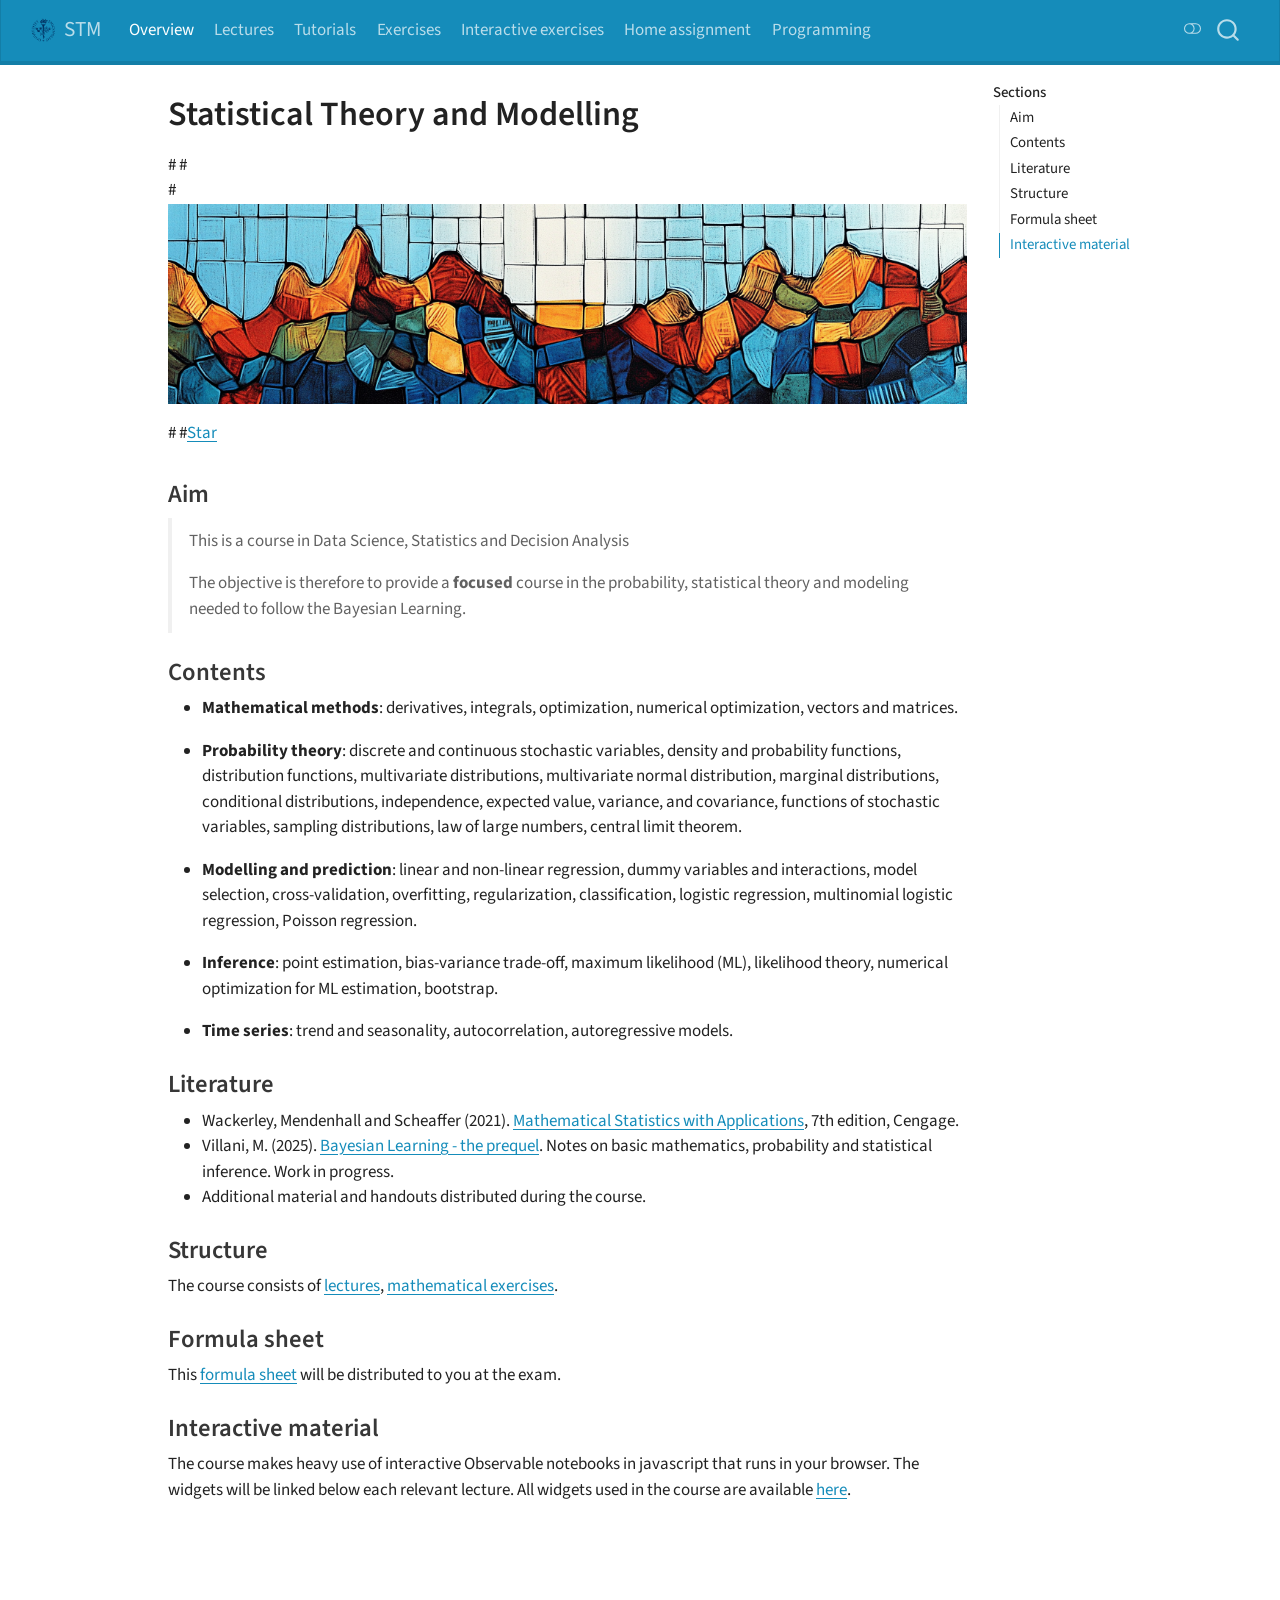
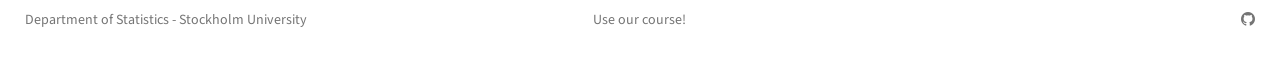
<file: docs/index.html>
<!DOCTYPE html>
<html xmlns="http://www.w3.org/1999/xhtml" lang="en" xml:lang="en"><head>

<meta charset="utf-8">
<meta name="generator" content="quarto-1.10.18">

<meta name="viewport" content="width=device-width, initial-scale=1.0, user-scalable=yes">


<title>Statistical Theory and Modelling – STM</title>
<style>
/* Default styles provided by pandoc.
** See https://pandoc.org/MANUAL.html#variables-for-html for config info.
*/
span.smallcaps{font-variant: small-caps;}
div.columns{display: flex; gap: 1.5em;}
div.column{flex: auto;}
@media screen {
div.columns{gap: min(4vw, 1.5em);}
div.column{overflow-x: auto;}
}
div.hanging-indent{margin-left: 1.5em; text-indent: -1.5em;}
ul.task-list{list-style: none;}
ul.task-list li input[type="checkbox"] {
  width: 0.8em;
  margin: 0 0.8em 0.2em -1em; /* quarto-specific, see https://github.com/quarto-dev/quarto-cli/issues/4556 */ 
  vertical-align: middle;
}
</style>


<script src="site_libs/quarto-nav/quarto-nav.js"></script>
<script src="site_libs/quarto-nav/headroom.min.js"></script>
<script src="site_libs/clipboard/clipboard.min.js"></script>
<script src="site_libs/quarto-search/autocomplete.umd.js"></script>
<script src="site_libs/quarto-search/fuse.min.js"></script>
<script src="site_libs/quarto-search/quarto-search.js"></script>
<meta name="quarto:offset" content="./">
<link href=".//misc/favicons/favicon.ico" rel="icon">
<script src="site_libs/quarto-html/quarto.js" type="module"></script>
<script src="site_libs/quarto-html/tabsets/tabsets.js" type="module"></script>
<script src="site_libs/quarto-html/popper.min.js"></script>
<script src="site_libs/quarto-html/tippy.umd.min.js"></script>
<script src="site_libs/quarto-html/anchor.min.js"></script>
<link href="site_libs/quarto-html/tippy.css" rel="stylesheet">
<link href="site_libs/quarto-html/quarto-syntax-highlighting-64a204ab8560d761af7679ceaba22944.css" rel="stylesheet" class="quarto-color-scheme" id="quarto-text-highlighting-styles">
<link href="site_libs/quarto-html/quarto-syntax-highlighting-dark-b85bc7c33db8c58e0ec93c3465666fed.css" rel="stylesheet" class="quarto-color-scheme quarto-color-alternate" id="quarto-text-highlighting-styles">
<link href="site_libs/quarto-html/quarto-syntax-highlighting-64a204ab8560d761af7679ceaba22944.css" rel="stylesheet" class="quarto-color-scheme-extra" id="quarto-text-highlighting-styles">
<script src="site_libs/bootstrap/bootstrap.min.js"></script>
<link href="site_libs/bootstrap/bootstrap-icons.css" rel="stylesheet">
<link href="site_libs/bootstrap/bootstrap-d8647612971f28d0d73e6323d349ddcf.min.css" rel="stylesheet" append-hash="true" class="quarto-color-scheme" id="quarto-bootstrap" data-mode="light">
<link href="site_libs/bootstrap/bootstrap-dark-4ce59161291963d4bff981ec91cc03dc.min.css" rel="stylesheet" append-hash="true" class="quarto-color-scheme quarto-color-alternate" id="quarto-bootstrap" data-mode="dark">
<link href="site_libs/bootstrap/bootstrap-d8647612971f28d0d73e6323d349ddcf.min.css" rel="stylesheet" append-hash="true" class="quarto-color-scheme-extra" id="quarto-bootstrap" data-mode="light">
<script id="quarto-search-options" type="application/json">{
  "location": "navbar",
  "copy-button": false,
  "collapse-after": 3,
  "panel-placement": "end",
  "type": "overlay",
  "limit": 50,
  "keyboard-shortcut": [
    "f",
    "/",
    "s"
  ],
  "show-item-context": false,
  "language": {
    "search-no-results-text": "No results",
    "search-matching-documents-text": "matching documents",
    "search-copy-link-title": "Copy link to search",
    "search-hide-matches-text": "Hide additional matches",
    "search-more-match-text": "more match in this document",
    "search-more-matches-text": "more matches in this document",
    "search-clear-button-title": "Clear",
    "search-text-placeholder": "",
    "search-detached-cancel-button-title": "Cancel",
    "search-submit-button-title": "Submit",
    "search-label": "Search"
  }
}</script>


<link rel="stylesheet" href="styles.css">
</head>

<body class="nav-fixed quarto-light"><script id="quarto-html-before-body" type="application/javascript">
    const toggleBodyColorMode = (bsSheetEl) => {
      const mode = bsSheetEl.getAttribute("data-mode");
      const bodyEl = window.document.querySelector("body");
      if (mode === "dark") {
        bodyEl.classList.add("quarto-dark");
        bodyEl.classList.remove("quarto-light");
      } else {
        bodyEl.classList.add("quarto-light");
        bodyEl.classList.remove("quarto-dark");
      }
    }
    const toggleBodyColorPrimary = () => {
      const bsSheetEl = window.document.querySelector("link#quarto-bootstrap:not([rel=disabled-stylesheet])");
      if (bsSheetEl) {
        toggleBodyColorMode(bsSheetEl);
      }
    }
    const setColorSchemeToggle = (alternate) => {
      const toggles = window.document.querySelectorAll('.quarto-color-scheme-toggle');
      for (let i=0; i < toggles.length; i++) {
        const toggle = toggles[i];
        if (toggle) {
          if (alternate) {
            toggle.classList.add("alternate");
          } else {
            toggle.classList.remove("alternate");
          }
        }
      }
    };
    const toggleColorMode = (alternate) => {
      // Switch the stylesheets
      const primaryStylesheets = window.document.querySelectorAll('link.quarto-color-scheme:not(.quarto-color-alternate)');
      const alternateStylesheets = window.document.querySelectorAll('link.quarto-color-scheme.quarto-color-alternate');
      manageTransitions('#quarto-margin-sidebar .nav-link', false);
      if (alternate) {
        // note: dark is layered on light, we don't disable primary!
        enableStylesheet(alternateStylesheets);
        for (const sheetNode of alternateStylesheets) {
          if (sheetNode.id === "quarto-bootstrap") {
            toggleBodyColorMode(sheetNode);
          }
        }
      } else {
        disableStylesheet(alternateStylesheets);
        enableStylesheet(primaryStylesheets)
        toggleBodyColorPrimary();
      }
      manageTransitions('#quarto-margin-sidebar .nav-link', true);
      // Switch the toggles
      setColorSchemeToggle(alternate)
      // Hack to workaround the fact that safari doesn't
      // properly recolor the scrollbar when toggling (#1455)
      if (navigator.userAgent.indexOf('Safari') > 0 && navigator.userAgent.indexOf('Chrome') == -1) {
        manageTransitions("body", false);
        window.scrollTo(0, 1);
        setTimeout(() => {
          window.scrollTo(0, 0);
          manageTransitions("body", true);
        }, 40);
      }
    }
    const disableStylesheet = (stylesheets) => {
      for (let i=0; i < stylesheets.length; i++) {
        const stylesheet = stylesheets[i];
        stylesheet.rel = 'disabled-stylesheet';
      }
    }
    const enableStylesheet = (stylesheets) => {
      for (let i=0; i < stylesheets.length; i++) {
        const stylesheet = stylesheets[i];
        if(stylesheet.rel !== 'stylesheet') { // for Chrome, which will still FOUC without this check
          stylesheet.rel = 'stylesheet';
        }
      }
    }
    const manageTransitions = (selector, allowTransitions) => {
      const els = window.document.querySelectorAll(selector);
      for (let i=0; i < els.length; i++) {
        const el = els[i];
        if (allowTransitions) {
          el.classList.remove('notransition');
        } else {
          el.classList.add('notransition');
        }
      }
    }
    const isFileUrl = () => {
      return window.location.protocol === 'file:';
    }
    const hasAlternateSentinel = () => {
      let styleSentinel = getColorSchemeSentinel();
      if (styleSentinel !== null) {
        return styleSentinel === "alternate";
      } else {
        return false;
      }
    }
    const setStyleSentinel = (alternate) => {
      const value = alternate ? "alternate" : "default";
      if (!isFileUrl()) {
        window.localStorage.setItem("quarto-color-scheme", value);
      } else {
        localAlternateSentinel = value;
      }
    }
    const getColorSchemeSentinel = () => {
      if (!isFileUrl()) {
        const storageValue = window.localStorage.getItem("quarto-color-scheme");
        return storageValue != null ? storageValue : localAlternateSentinel;
      } else {
        return localAlternateSentinel;
      }
    }
    const toggleGiscusIfUsed = (isAlternate, darkModeDefault) => {
      const baseTheme = document.querySelector('#giscus-base-theme')?.value ?? 'light';
      const alternateTheme = document.querySelector('#giscus-alt-theme')?.value ?? 'dark';
      let newTheme = '';
      if(authorPrefersDark) {
        newTheme = isAlternate ? baseTheme : alternateTheme;
      } else {
        newTheme = isAlternate ? alternateTheme : baseTheme;
      }
      const changeGiscusTheme = () => {
        // From: https://github.com/giscus/giscus/issues/336
        const sendMessage = (message) => {
          const iframe = document.querySelector('iframe.giscus-frame');
          if (!iframe) return;
          iframe.contentWindow.postMessage({ giscus: message }, 'https://giscus.app');
        }
        sendMessage({
          setConfig: {
            theme: newTheme
          }
        });
      }
      const isGiscussLoaded = window.document.querySelector('iframe.giscus-frame') !== null;
      if (isGiscussLoaded) {
        changeGiscusTheme();
      }
    };
    const authorPrefersDark = false;
    const darkModeDefault = authorPrefersDark;
      document.querySelector('link#quarto-text-highlighting-styles.quarto-color-scheme-extra').rel = 'disabled-stylesheet';
      document.querySelector('link#quarto-bootstrap.quarto-color-scheme-extra').rel = 'disabled-stylesheet';
    let localAlternateSentinel = darkModeDefault ? 'alternate' : 'default';
    // Dark / light mode switch
    window.quartoToggleColorScheme = () => {
      // Read the current dark / light value
      let toAlternate = !hasAlternateSentinel();
      toggleColorMode(toAlternate);
      setStyleSentinel(toAlternate);
      toggleGiscusIfUsed(toAlternate, darkModeDefault);
      window.dispatchEvent(new Event('resize'));
    };
    // Switch to dark mode if need be
    if (hasAlternateSentinel()) {
      toggleColorMode(true);
    } else {
      toggleColorMode(false);
    }
  </script>

<div id="quarto-search-results"></div>
  <header id="quarto-header" class="headroom fixed-top">
    <nav class="navbar navbar-expand-lg " data-bs-theme="dark">
      <div class="navbar-container container-fluid">
      <div class="navbar-brand-container mx-auto">
    <a href="./index.html" class="navbar-brand navbar-brand-logo">
    <img src="./misc/SU_logo_small.png" alt="" class="navbar-logo light-content">
    <img src="./misc/SU_logo_small.png" alt="" class="navbar-logo dark-content">
    </a>
    <a class="navbar-brand" href="./index.html">
    <span class="navbar-title">STM</span>
    </a>
  </div>
            <div id="quarto-search" class="" title="Search"></div>
          <button class="navbar-toggler" type="button" data-bs-toggle="collapse" data-bs-target="#navbarCollapse" aria-controls="navbarCollapse" role="menu" aria-expanded="false" aria-label="Toggle navigation" onclick="if (window.quartoToggleHeadroom) { window.quartoToggleHeadroom(); }">
  <span class="navbar-toggler-icon"></span>
</button>
          <div class="collapse navbar-collapse" id="navbarCollapse">
            <ul class="navbar-nav navbar-nav-scroll me-auto">
  <li class="nav-item">
    <a class="nav-link active" href="./index.html" aria-current="page"> 
<span class="menu-text">Overview</span></a>
  </li>  
  <li class="nav-item">
    <a class="nav-link" href="./lectures.html"> 
<span class="menu-text">Lectures</span></a>
  </li>  
  <li class="nav-item">
    <a class="nav-link" href="./tutorials.html"> 
<span class="menu-text">Tutorials</span></a>
  </li>  
  <li class="nav-item">
    <a class="nav-link" href="./exercises.html"> 
<span class="menu-text">Exercises</span></a>
  </li>  
  <li class="nav-item">
    <a class="nav-link" href="./interactive_exercises.html"> 
<span class="menu-text">Interactive exercises</span></a>
  </li>  
  <li class="nav-item">
    <a class="nav-link" href="./homeassignment.html"> 
<span class="menu-text">Home assignment</span></a>
  </li>  
  <li class="nav-item">
    <a class="nav-link" href="./coding.html"> 
<span class="menu-text">Programming</span></a>
  </li>  
</ul>
          </div> <!-- /navcollapse -->
            <div class="quarto-navbar-tools">
  <a href="" class="quarto-color-scheme-toggle quarto-navigation-tool  px-1" onclick="window.quartoToggleColorScheme(); return false;" title="Toggle dark mode"><i class="bi"></i></a>
</div>
      </div> <!-- /container-fluid -->
    </nav>
</header>
<!-- content -->
<div id="quarto-content" class="quarto-container page-columns page-rows-contents page-layout-article page-navbar">
<!-- sidebar -->
<!-- margin-sidebar -->
    <div id="quarto-margin-sidebar" class="sidebar margin-sidebar">
        <nav id="TOC" role="doc-toc" class="toc-active">
    <h2 id="toc-title">Sections</h2>
   
  <ul>
  <li><a href="#aim" id="toc-aim" class="nav-link active" data-scroll-target="#aim">Aim</a></li>
  <li><a href="#contents" id="toc-contents" class="nav-link" data-scroll-target="#contents">Contents</a></li>
  <li><a href="#literature" id="toc-literature" class="nav-link" data-scroll-target="#literature">Literature</a></li>
  <li><a href="#structure" id="toc-structure" class="nav-link" data-scroll-target="#structure">Structure</a></li>
  <li><a href="#formula-sheet" id="toc-formula-sheet" class="nav-link" data-scroll-target="#formula-sheet">Formula sheet</a></li>
  <li><a href="#interactive-material" id="toc-interactive-material" class="nav-link" data-scroll-target="#interactive-material">Interactive material</a></li>
  </ul>
</nav>
    </div>
<!-- main -->
<main class="content" id="quarto-document-content">


<header id="title-block-header" class="quarto-title-block default">
<div class="quarto-title">
<h1 class="title">Statistical Theory and Modelling</h1>
</div>



<div class="quarto-title-meta">

    
  
    
  </div>
  


</header>


#<!-- Place this tag in your head or just before your close body tag. --> #
<script async="" defer="" src="https://buttons.github.io/buttons.js"></script>
<p>#<img src="misc/mixture_mosaic2.png" alt="AI generated image of a mixture distribution" class="center" width="100%"></p>
<p>#<!-- Place this tag where you want the button to render. --> #<a class="github-button" href="https://github.com/StatisticsSU/STM" data-color-scheme="no-preference: dark; light: light; dark: dark;" data-size="large" data-show-count="true" aria-label="Star this course on GitHub">Star</a></p>
<section id="aim" class="level3">
<h3 class="anchored" data-anchor-id="aim">Aim</h3>
<blockquote class="blockquote">
<p>This is a course in Data Science, Statistics and Decision Analysis</p>
<p>The objective is therefore to provide a <strong>focused</strong> course in the probability, statistical theory and modeling needed to follow the Bayesian Learning.</p>
</blockquote>
</section>
<section id="contents" class="level3">
<h3 class="anchored" data-anchor-id="contents">Contents</h3>
<ul>
<li><p><strong>Mathematical methods</strong>: derivatives, integrals, optimization, numerical optimization, vectors and matrices.</p></li>
<li><p><strong>Probability theory</strong>: discrete and continuous stochastic variables, density and probability functions, distribution functions, multivariate distributions, multivariate normal distribution, marginal distributions, conditional distributions, independence, expected value, variance, and covariance, functions of stochastic variables, sampling distributions, law of large numbers, central limit theorem.</p></li>
<li><p><strong>Modelling and prediction</strong>: linear and non-linear regression, dummy variables and interactions, model selection, cross-validation, overfitting, regularization, classification, logistic regression, multinomial logistic regression, Poisson regression.</p></li>
<li><p><strong>Inference</strong>: point estimation, bias-variance trade-off, maximum likelihood (ML), likelihood theory, numerical optimization for ML estimation, bootstrap.</p></li>
<li><p><strong>Time series</strong>: trend and seasonality, autocorrelation, autoregressive models.</p></li>
</ul>
</section>
<section id="literature" class="level3">
<h3 class="anchored" data-anchor-id="literature">Literature</h3>
<ul>
<li>Wackerley, Mendenhall and Scheaffer (2021). <a href="https://www.cengage.uk/c/mathematical-statistics-with-applications-7e-wackerly/9780495110811/">Mathematical Statistics with Applications</a>, 7th edition, Cengage.</li>
<li>Villani, M. (2025). <a href="https://github.com/mattiasvillani/BayesianLearningBook/raw/main/pdf/PreBayesBook.pdf">Bayesian Learning - the prequel</a>. Notes on basic mathematics, probability and statistical inference. Work in progress.</li>
<li>Additional material and handouts distributed during the course.</li>
</ul>
</section>
<section id="structure" class="level3">
<h3 class="anchored" data-anchor-id="structure">Structure</h3>
<p>The course consists of <a href="./lectures.html">lectures</a>, <a href="./exercises.html">mathematical exercises</a>.</p>
</section>
<section id="formula-sheet" class="level3">
<h3 class="anchored" data-anchor-id="formula-sheet">Formula sheet</h3>
<p>This <a href="misc/formulasheet/STM_FormulaSheet.pdf">formula sheet</a> will be distributed to you at the exam.</p>
</section>
<section id="interactive-material" class="level3">
<h3 class="anchored" data-anchor-id="interactive-material">Interactive material</h3>
<p>The course makes heavy use of interactive Observable notebooks in javascript that runs in your browser. The widgets will be linked below each relevant lecture. All widgets used in the course are available <a href="https://observablehq.com/collection/@mattiasvillani/stm">here</a>.</p>


</section>

</main> <!-- /main -->
<script id="quarto-html-after-body" type="application/javascript">
  window.document.addEventListener("DOMContentLoaded", function (event) {
    // Ensure there is a toggle, if there isn't float one in the top right
    if (window.document.querySelector('.quarto-color-scheme-toggle') === null) {
      const a = window.document.createElement('a');
      a.classList.add('top-right');
      a.classList.add('quarto-color-scheme-toggle');
      a.href = "";
      a.onclick = function() { try { window.quartoToggleColorScheme(); } catch {} return false; };
      const i = window.document.createElement("i");
      i.classList.add('bi');
      a.appendChild(i);
      window.document.body.appendChild(a);
    }
    setColorSchemeToggle(hasAlternateSentinel())
    const icon = "";
    const anchorJS = new window.AnchorJS();
    anchorJS.options = {
      placement: 'right',
      icon: icon
    };
    anchorJS.add('.anchored');
    const isCodeAnnotation = (el) => {
      for (const clz of el.classList) {
        if (clz.startsWith('code-annotation-')) {                     
          return true;
        }
      }
      return false;
    }
    const onCopySuccess = function(e) {
      // button target
      const button = e.trigger;
      // don't keep focus
      button.blur();
      // flash "checked"
      button.classList.add('code-copy-button-checked');
      var currentTitle = button.getAttribute("title");
      button.setAttribute("title", "Copied!");
      let tooltip;
      if (window.bootstrap) {
        button.setAttribute("data-bs-toggle", "tooltip");
        button.setAttribute("data-bs-placement", "left");
        button.setAttribute("data-bs-title", "Copied!");
        tooltip = new bootstrap.Tooltip(button, 
          { trigger: "manual", 
            customClass: "code-copy-button-tooltip",
            offset: [0, -8]});
        tooltip.show();    
      }
      setTimeout(function() {
        if (tooltip) {
          tooltip.hide();
          button.removeAttribute("data-bs-title");
          button.removeAttribute("data-bs-toggle");
          button.removeAttribute("data-bs-placement");
        }
        button.setAttribute("title", currentTitle);
        button.classList.remove('code-copy-button-checked');
      }, 1000);
      // clear code selection
      e.clearSelection();
    }
    const getTextToCopy = function(trigger) {
      const outerScaffold = trigger.parentElement.cloneNode(true);
      const codeEl = outerScaffold.querySelector('code');
      for (const childEl of codeEl.children) {
        if (isCodeAnnotation(childEl)) {
          childEl.remove();
        }
      }
      return codeEl.innerText;
    }
    const clipboard = new window.ClipboardJS('.code-copy-button:not([data-in-quarto-modal])', {
      text: getTextToCopy
    });
    clipboard.on('success', onCopySuccess);
    if (window.document.getElementById('quarto-embedded-source-code-modal')) {
      const clipboardModal = new window.ClipboardJS('.code-copy-button[data-in-quarto-modal]', {
        text: getTextToCopy,
        container: window.document.getElementById('quarto-embedded-source-code-modal')
      });
      clipboardModal.on('success', onCopySuccess);
    }
      var localhostRegex = new RegExp(/^(?:http|https):\/\/localhost\:?[0-9]*\//);
      var mailtoRegex = new RegExp(/^mailto:/);
        var filterRegex = new RegExp('/' + window.location.host + '/');
      var isInternal = (href) => {
          return filterRegex.test(href) || localhostRegex.test(href) || mailtoRegex.test(href);
      }
      // Inspect non-navigation links and adorn them if external
     var links = window.document.querySelectorAll('a[href]:not(.nav-link):not(.navbar-brand):not(.toc-action):not(.sidebar-link):not(.sidebar-item-toggle):not(.pagination-link):not(.no-external):not([aria-hidden]):not(.dropdown-item):not(.quarto-navigation-tool):not(.about-link)');
      for (var i=0; i<links.length; i++) {
        const link = links[i];
        if (!isInternal(link.href)) {
          // undo the damage that might have been done by quarto-nav.js in the case of
          // links that we want to consider external
          if (link.dataset.originalHref !== undefined) {
            link.href = link.dataset.originalHref;
          }
        }
      }
    function tippyHover(el, contentFn, onTriggerFn, onUntriggerFn) {
      const config = {
        allowHTML: true,
        maxWidth: 500,
        delay: 100,
        arrow: false,
        appendTo: function(el) {
            return el.parentElement;
        },
        interactive: true,
        interactiveBorder: 10,
        theme: 'quarto',
        placement: 'bottom-start',
      };
      if (contentFn) {
        config.content = contentFn;
      }
      if (onTriggerFn) {
        config.onTrigger = onTriggerFn;
      }
      if (onUntriggerFn) {
        config.onUntrigger = onUntriggerFn;
      }
      window.tippy(el, config); 
    }
    const noterefs = window.document.querySelectorAll('a[role="doc-noteref"]');
    for (var i=0; i<noterefs.length; i++) {
      const ref = noterefs[i];
      tippyHover(ref, function() {
        // use id or data attribute instead here
        let href = ref.getAttribute('data-footnote-href') || ref.getAttribute('href');
        try { href = new URL(href).hash; } catch {}
        const id = href.replace(/^#\/?/, "");
        const note = window.document.getElementById(id);
        if (note) {
          return note.innerHTML;
        } else {
          return "";
        }
      });
    }
    const xrefs = window.document.querySelectorAll('a.quarto-xref');
    const processXRef = (id, note) => {
      // Strip column container classes
      const stripColumnClz = (el) => {
        el.classList.remove("page-full", "page-columns");
        if (el.children) {
          for (const child of el.children) {
            stripColumnClz(child);
          }
        }
      }
      stripColumnClz(note)
      if (id === null || id.startsWith('sec-')) {
        // Special case sections, only their first couple elements
        const container = document.createElement("div");
        if (note.children && note.children.length > 2) {
          container.appendChild(note.children[0].cloneNode(true));
          for (let i = 1; i < note.children.length; i++) {
            const child = note.children[i];
            if (child.tagName === "P" && child.innerText === "") {
              continue;
            } else {
              container.appendChild(child.cloneNode(true));
              break;
            }
          }
          if (window.Quarto?.typesetMath) {
            window.Quarto.typesetMath(container);
          }
          return container.innerHTML
        } else {
          if (window.Quarto?.typesetMath) {
            window.Quarto.typesetMath(note);
          }
          return note.innerHTML;
        }
      } else {
        // Remove any anchor links if they are present
        const anchorLink = note.querySelector('a.anchorjs-link');
        if (anchorLink) {
          anchorLink.remove();
        }
        if (window.Quarto?.typesetMath) {
          window.Quarto.typesetMath(note);
        }
        if (note.classList.contains("callout")) {
          return note.outerHTML;
        } else {
          return note.innerHTML;
        }
      }
    }
    for (var i=0; i<xrefs.length; i++) {
      const xref = xrefs[i];
      tippyHover(xref, undefined, function(instance) {
        instance.disable();
        let url = xref.getAttribute('href');
        let hash = undefined; 
        if (url.startsWith('#')) {
          hash = url;
        } else {
          try { hash = new URL(url).hash; } catch {}
        }
        if (hash) {
          const id = hash.replace(/^#\/?/, "");
          const note = window.document.getElementById(id);
          if (note !== null) {
            try {
              const html = processXRef(id, note.cloneNode(true));
              instance.setContent(html);
            } finally {
              instance.enable();
              instance.show();
            }
          } else {
            // See if we can fetch this
            fetch(url.split('#')[0])
            .then(res => res.text())
            .then(html => {
              const parser = new DOMParser();
              const htmlDoc = parser.parseFromString(html, "text/html");
              const note = htmlDoc.getElementById(id);
              if (note !== null) {
                const html = processXRef(id, note);
                instance.setContent(html);
              } 
            }).finally(() => {
              instance.enable();
              instance.show();
            });
          }
        } else {
          // See if we can fetch a full url (with no hash to target)
          // This is a special case and we should probably do some content thinning / targeting
          fetch(url)
          .then(res => res.text())
          .then(html => {
            const parser = new DOMParser();
            const htmlDoc = parser.parseFromString(html, "text/html");
            const note = htmlDoc.querySelector('main.content');
            if (note !== null) {
              // This should only happen for chapter cross references
              // (since there is no id in the URL)
              // remove the first header
              if (note.children.length > 0 && note.children[0].tagName === "HEADER") {
                note.children[0].remove();
              }
              const html = processXRef(null, note);
              instance.setContent(html);
            } 
          }).finally(() => {
            instance.enable();
            instance.show();
          });
        }
      }, function(instance) {
      });
    }
        let selectedAnnoteEl;
        const selectorForAnnotation = ( cell, annotation) => {
          let cellAttr = 'data-code-cell="' + cell + '"';
          let lineAttr = 'data-code-annotation="' +  annotation + '"';
          const selector = 'span[' + cellAttr + '][' + lineAttr + ']';
          return selector;
        }
        const selectCodeLines = (annoteEl) => {
          const doc = window.document;
          const targetCell = annoteEl.getAttribute("data-target-cell");
          const targetAnnotation = annoteEl.getAttribute("data-target-annotation");
          const annoteSpan = window.document.querySelector(selectorForAnnotation(targetCell, targetAnnotation));
          const lines = annoteSpan.getAttribute("data-code-lines").split(",");
          const lineIds = lines.map((line) => {
            return targetCell + "-" + line;
          })
          let top = null;
          let height = null;
          let parent = null;
          if (lineIds.length > 0) {
              //compute the position of the single el (top and bottom and make a div)
              const el = window.document.getElementById(lineIds[0]);
              top = el.offsetTop;
              height = el.offsetHeight;
              parent = el.parentElement.parentElement;
            if (lineIds.length > 1) {
              const lastEl = window.document.getElementById(lineIds[lineIds.length - 1]);
              const bottom = lastEl.offsetTop + lastEl.offsetHeight;
              height = bottom - top;
            }
            if (top !== null && height !== null && parent !== null) {
              // cook up a div (if necessary) and position it 
              let div = window.document.getElementById("code-annotation-line-highlight");
              if (div === null) {
                div = window.document.createElement("div");
                div.setAttribute("id", "code-annotation-line-highlight");
                div.style.position = 'absolute';
                parent.appendChild(div);
              }
              div.style.top = top - 2 + "px";
              div.style.height = height + 4 + "px";
              div.style.left = 0;
              let gutterDiv = window.document.getElementById("code-annotation-line-highlight-gutter");
              if (gutterDiv === null) {
                gutterDiv = window.document.createElement("div");
                gutterDiv.setAttribute("id", "code-annotation-line-highlight-gutter");
                gutterDiv.style.position = 'absolute';
                const codeCell = window.document.getElementById(targetCell);
                const gutter = codeCell.querySelector('.code-annotation-gutter');
                gutter.appendChild(gutterDiv);
              }
              gutterDiv.style.top = top - 2 + "px";
              gutterDiv.style.height = height + 4 + "px";
            }
            selectedAnnoteEl = annoteEl;
          }
        };
        const unselectCodeLines = () => {
          const elementsIds = ["code-annotation-line-highlight", "code-annotation-line-highlight-gutter"];
          elementsIds.forEach((elId) => {
            const div = window.document.getElementById(elId);
            if (div) {
              div.remove();
            }
          });
          selectedAnnoteEl = undefined;
        };
          // Handle positioning of the toggle
      window.addEventListener(
        "resize",
        throttle(() => {
          elRect = undefined;
          if (selectedAnnoteEl) {
            selectCodeLines(selectedAnnoteEl);
          }
        }, 10)
      );
      function throttle(fn, ms) {
      let throttle = false;
      let timer;
        return (...args) => {
          if(!throttle) { // first call gets through
              fn.apply(this, args);
              throttle = true;
          } else { // all the others get throttled
              if(timer) clearTimeout(timer); // cancel #2
              timer = setTimeout(() => {
                fn.apply(this, args);
                timer = throttle = false;
              }, ms);
          }
        };
      }
        // Attach click handler to the DT
        const annoteDls = window.document.querySelectorAll('dt[data-target-cell]');
        for (const annoteDlNode of annoteDls) {
          annoteDlNode.addEventListener('click', (event) => {
            const clickedEl = event.target;
            if (clickedEl !== selectedAnnoteEl) {
              unselectCodeLines();
              const activeEl = window.document.querySelector('dt[data-target-cell].code-annotation-active');
              if (activeEl) {
                activeEl.classList.remove('code-annotation-active');
              }
              selectCodeLines(clickedEl);
              clickedEl.classList.add('code-annotation-active');
            } else {
              // Unselect the line
              unselectCodeLines();
              clickedEl.classList.remove('code-annotation-active');
            }
          });
        }
    const findCites = (el) => {
      const parentEl = el.parentElement;
      if (parentEl) {
        const cites = parentEl.dataset.cites;
        if (cites) {
          return {
            el,
            cites: cites.split(' ')
          };
        } else {
          return findCites(el.parentElement)
        }
      } else {
        return undefined;
      }
    };
    var bibliorefs = window.document.querySelectorAll('a[role="doc-biblioref"]');
    for (var i=0; i<bibliorefs.length; i++) {
      const ref = bibliorefs[i];
      const citeInfo = findCites(ref);
      if (citeInfo) {
        tippyHover(citeInfo.el, function() {
          var popup = window.document.createElement('div');
          citeInfo.cites.forEach(function(cite) {
            var citeDiv = window.document.createElement('div');
            citeDiv.classList.add('hanging-indent');
            citeDiv.classList.add('csl-entry');
            var biblioDiv = window.document.getElementById('ref-' + cite);
            if (biblioDiv) {
              citeDiv.innerHTML = biblioDiv.innerHTML;
            }
            popup.appendChild(citeDiv);
          });
          return popup.innerHTML;
        });
      }
    }
  });
  </script>
</div> <!-- /content -->
<footer class="footer">
  <div class="nav-footer">
    <div class="nav-footer-left">
      <ul class="footer-items list-unstyled">
    <li class="nav-item">
    <a class="nav-link" href="https://www.su.se/statistiska-institutionen/">
<p>Department of Statistics - Stockholm University</p>
</a>
  </li>  
</ul>
    </div>   
    <div class="nav-footer-center">
      <ul class="footer-items list-unstyled">
    <li class="nav-item">
 Use our course!
  </li>  
</ul>
    </div>
    <div class="nav-footer-right">
      <ul class="footer-items list-unstyled">
    <li class="nav-item compact">
    <a class="nav-link" href="https://github.com/StatisticsSU/STM">
      <i class="bi bi-github" role="img" aria-label="Quarto GitHub">
</i> 
    </a>
  </li>  
</ul>
    </div>
  </div>
</footer>




</body></html>
</file>
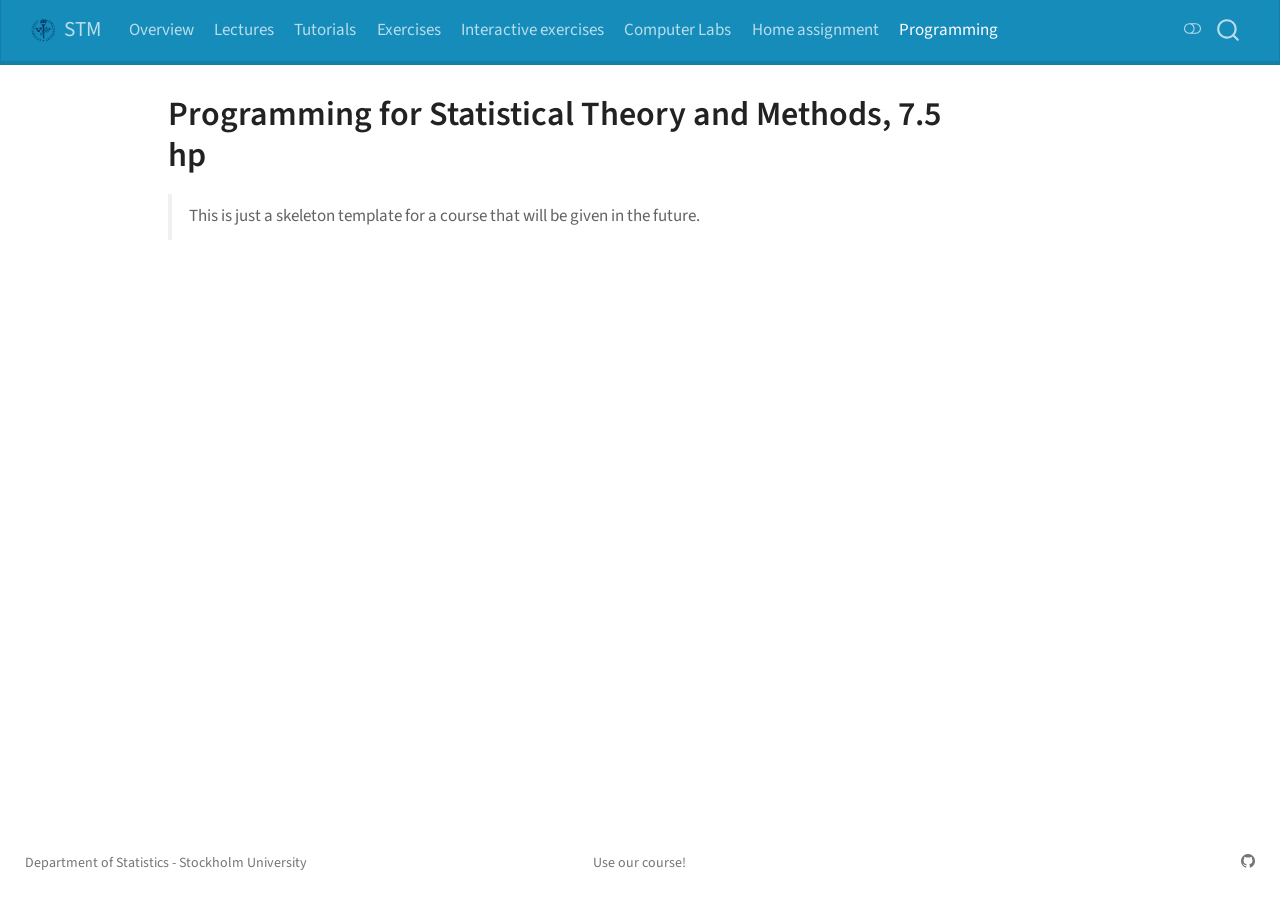
<file: docs/coding.html>
<!DOCTYPE html>
<html xmlns="http://www.w3.org/1999/xhtml" lang="en" xml:lang="en"><head>

<meta charset="utf-8">
<meta name="generator" content="quarto-1.6.40">

<meta name="viewport" content="width=device-width, initial-scale=1.0, user-scalable=yes">


<title>Programming for Statistical Theory and Methods, 7.5 hp – STM</title>
<style>
code{white-space: pre-wrap;}
span.smallcaps{font-variant: small-caps;}
div.columns{display: flex; gap: min(4vw, 1.5em);}
div.column{flex: auto; overflow-x: auto;}
div.hanging-indent{margin-left: 1.5em; text-indent: -1.5em;}
ul.task-list{list-style: none;}
ul.task-list li input[type="checkbox"] {
  width: 0.8em;
  margin: 0 0.8em 0.2em -1em; /* quarto-specific, see https://github.com/quarto-dev/quarto-cli/issues/4556 */ 
  vertical-align: middle;
}
</style>


<script src="site_libs/quarto-nav/quarto-nav.js"></script>
<script src="site_libs/quarto-nav/headroom.min.js"></script>
<script src="site_libs/clipboard/clipboard.min.js"></script>
<script src="site_libs/quarto-search/autocomplete.umd.js"></script>
<script src="site_libs/quarto-search/fuse.min.js"></script>
<script src="site_libs/quarto-search/quarto-search.js"></script>
<meta name="quarto:offset" content="./">
<link href=".//misc/favicons/favicon.ico" rel="icon">
<script src="site_libs/quarto-html/quarto.js"></script>
<script src="site_libs/quarto-html/popper.min.js"></script>
<script src="site_libs/quarto-html/tippy.umd.min.js"></script>
<script src="site_libs/quarto-html/anchor.min.js"></script>
<link href="site_libs/quarto-html/tippy.css" rel="stylesheet">
<link href="site_libs/quarto-html/quarto-syntax-highlighting-549806ee2085284f45b00abea8c6df48.css" rel="stylesheet" class="quarto-color-scheme" id="quarto-text-highlighting-styles">
<link href="site_libs/quarto-html/quarto-syntax-highlighting-dark-8ea72dc5fed832574809a9c94082fbbb.css" rel="prefetch" class="quarto-color-scheme quarto-color-alternate" id="quarto-text-highlighting-styles">
<script src="site_libs/bootstrap/bootstrap.min.js"></script>
<link href="site_libs/bootstrap/bootstrap-icons.css" rel="stylesheet">
<link href="site_libs/bootstrap/bootstrap-fc3cd45728d25fc1a494926d8a114a58.min.css" rel="stylesheet" append-hash="true" class="quarto-color-scheme" id="quarto-bootstrap" data-mode="light">
<link href="site_libs/bootstrap/bootstrap-dark-e566e7d53b7ab26a57d70dd27f9c6c6b.min.css" rel="prefetch" append-hash="true" class="quarto-color-scheme quarto-color-alternate" id="quarto-bootstrap" data-mode="dark">
<script id="quarto-search-options" type="application/json">{
  "location": "navbar",
  "copy-button": false,
  "collapse-after": 3,
  "panel-placement": "end",
  "type": "overlay",
  "limit": 50,
  "keyboard-shortcut": [
    "f",
    "/",
    "s"
  ],
  "show-item-context": false,
  "language": {
    "search-no-results-text": "No results",
    "search-matching-documents-text": "matching documents",
    "search-copy-link-title": "Copy link to search",
    "search-hide-matches-text": "Hide additional matches",
    "search-more-match-text": "more match in this document",
    "search-more-matches-text": "more matches in this document",
    "search-clear-button-title": "Clear",
    "search-text-placeholder": "",
    "search-detached-cancel-button-title": "Cancel",
    "search-submit-button-title": "Submit",
    "search-label": "Search"
  }
}</script>


<link rel="stylesheet" href="styles.css">
</head>

<body class="nav-fixed">

<div id="quarto-search-results"></div>
  <header id="quarto-header" class="headroom fixed-top">
    <nav class="navbar navbar-expand-lg " data-bs-theme="dark">
      <div class="navbar-container container-fluid">
      <div class="navbar-brand-container mx-auto">
    <a href="./index.html" class="navbar-brand navbar-brand-logo">
    <img src="./misc/SU_logo_small.png" alt="" class="navbar-logo">
    </a>
    <a class="navbar-brand" href="./index.html">
    <span class="navbar-title">STM</span>
    </a>
  </div>
            <div id="quarto-search" class="" title="Search"></div>
          <button class="navbar-toggler" type="button" data-bs-toggle="collapse" data-bs-target="#navbarCollapse" aria-controls="navbarCollapse" role="menu" aria-expanded="false" aria-label="Toggle navigation" onclick="if (window.quartoToggleHeadroom) { window.quartoToggleHeadroom(); }">
  <span class="navbar-toggler-icon"></span>
</button>
          <div class="collapse navbar-collapse" id="navbarCollapse">
            <ul class="navbar-nav navbar-nav-scroll me-auto">
  <li class="nav-item">
    <a class="nav-link" href="./index.html"> 
<span class="menu-text">Overview</span></a>
  </li>  
  <li class="nav-item">
    <a class="nav-link" href="./lectures.html"> 
<span class="menu-text">Lectures</span></a>
  </li>  
  <li class="nav-item">
    <a class="nav-link" href="./tutorials.html"> 
<span class="menu-text">Tutorials</span></a>
  </li>  
  <li class="nav-item">
    <a class="nav-link" href="./exercises.html"> 
<span class="menu-text">Exercises</span></a>
  </li>  
  <li class="nav-item">
    <a class="nav-link" href="./interactive_exercises.html"> 
<span class="menu-text">Interactive exercises</span></a>
  </li>  
  <li class="nav-item">
    <a class="nav-link" href="./computerlabs.html"> 
<span class="menu-text">Computer Labs</span></a>
  </li>  
  <li class="nav-item">
    <a class="nav-link" href="./homeassignment.html"> 
<span class="menu-text">Home assignment</span></a>
  </li>  
  <li class="nav-item">
    <a class="nav-link active" href="./coding.html" aria-current="page"> 
<span class="menu-text">Programming</span></a>
  </li>  
</ul>
          </div> <!-- /navcollapse -->
            <div class="quarto-navbar-tools">
  <a href="" class="quarto-color-scheme-toggle quarto-navigation-tool  px-1" onclick="window.quartoToggleColorScheme(); return false;" title="Toggle dark mode"><i class="bi"></i></a>
</div>
      </div> <!-- /container-fluid -->
    </nav>
</header>
<!-- content -->
<div id="quarto-content" class="quarto-container page-columns page-rows-contents page-layout-article page-navbar">
<!-- sidebar -->
<!-- margin-sidebar -->
    <div id="quarto-margin-sidebar" class="sidebar margin-sidebar zindex-bottom">
        
    </div>
<!-- main -->
<main class="content" id="quarto-document-content">

<header id="title-block-header" class="quarto-title-block default">
<div class="quarto-title">
<h1 class="title">Programming for Statistical Theory and Methods, 7.5 hp</h1>
</div>



<div class="quarto-title-meta">

    
  
    
  </div>
  


</header>


<blockquote class="blockquote">
<p>This is just a skeleton template for a course that will be given in the future.</p>
</blockquote>



</main> <!-- /main -->
<script id="quarto-html-after-body" type="application/javascript">
window.document.addEventListener("DOMContentLoaded", function (event) {
  const toggleBodyColorMode = (bsSheetEl) => {
    const mode = bsSheetEl.getAttribute("data-mode");
    const bodyEl = window.document.querySelector("body");
    if (mode === "dark") {
      bodyEl.classList.add("quarto-dark");
      bodyEl.classList.remove("quarto-light");
    } else {
      bodyEl.classList.add("quarto-light");
      bodyEl.classList.remove("quarto-dark");
    }
  }
  const toggleBodyColorPrimary = () => {
    const bsSheetEl = window.document.querySelector("link#quarto-bootstrap");
    if (bsSheetEl) {
      toggleBodyColorMode(bsSheetEl);
    }
  }
  toggleBodyColorPrimary();  
  const disableStylesheet = (stylesheets) => {
    for (let i=0; i < stylesheets.length; i++) {
      const stylesheet = stylesheets[i];
      stylesheet.rel = 'prefetch';
    }
  }
  const enableStylesheet = (stylesheets) => {
    for (let i=0; i < stylesheets.length; i++) {
      const stylesheet = stylesheets[i];
      stylesheet.rel = 'stylesheet';
    }
  }
  const manageTransitions = (selector, allowTransitions) => {
    const els = window.document.querySelectorAll(selector);
    for (let i=0; i < els.length; i++) {
      const el = els[i];
      if (allowTransitions) {
        el.classList.remove('notransition');
      } else {
        el.classList.add('notransition');
      }
    }
  }
  const toggleGiscusIfUsed = (isAlternate, darkModeDefault) => {
    const baseTheme = document.querySelector('#giscus-base-theme')?.value ?? 'light';
    const alternateTheme = document.querySelector('#giscus-alt-theme')?.value ?? 'dark';
    let newTheme = '';
    if(darkModeDefault) {
      newTheme = isAlternate ? baseTheme : alternateTheme;
    } else {
      newTheme = isAlternate ? alternateTheme : baseTheme;
    }
    const changeGiscusTheme = () => {
      // From: https://github.com/giscus/giscus/issues/336
      const sendMessage = (message) => {
        const iframe = document.querySelector('iframe.giscus-frame');
        if (!iframe) return;
        iframe.contentWindow.postMessage({ giscus: message }, 'https://giscus.app');
      }
      sendMessage({
        setConfig: {
          theme: newTheme
        }
      });
    }
    const isGiscussLoaded = window.document.querySelector('iframe.giscus-frame') !== null;
    if (isGiscussLoaded) {
      changeGiscusTheme();
    }
  }
  const toggleColorMode = (alternate) => {
    // Switch the stylesheets
    const alternateStylesheets = window.document.querySelectorAll('link.quarto-color-scheme.quarto-color-alternate');
    manageTransitions('#quarto-margin-sidebar .nav-link', false);
    if (alternate) {
      enableStylesheet(alternateStylesheets);
      for (const sheetNode of alternateStylesheets) {
        if (sheetNode.id === "quarto-bootstrap") {
          toggleBodyColorMode(sheetNode);
        }
      }
    } else {
      disableStylesheet(alternateStylesheets);
      toggleBodyColorPrimary();
    }
    manageTransitions('#quarto-margin-sidebar .nav-link', true);
    // Switch the toggles
    const toggles = window.document.querySelectorAll('.quarto-color-scheme-toggle');
    for (let i=0; i < toggles.length; i++) {
      const toggle = toggles[i];
      if (toggle) {
        if (alternate) {
          toggle.classList.add("alternate");     
        } else {
          toggle.classList.remove("alternate");
        }
      }
    }
    // Hack to workaround the fact that safari doesn't
    // properly recolor the scrollbar when toggling (#1455)
    if (navigator.userAgent.indexOf('Safari') > 0 && navigator.userAgent.indexOf('Chrome') == -1) {
      manageTransitions("body", false);
      window.scrollTo(0, 1);
      setTimeout(() => {
        window.scrollTo(0, 0);
        manageTransitions("body", true);
      }, 40);  
    }
  }
  const isFileUrl = () => { 
    return window.location.protocol === 'file:';
  }
  const hasAlternateSentinel = () => {  
    let styleSentinel = getColorSchemeSentinel();
    if (styleSentinel !== null) {
      return styleSentinel === "alternate";
    } else {
      return false;
    }
  }
  const setStyleSentinel = (alternate) => {
    const value = alternate ? "alternate" : "default";
    if (!isFileUrl()) {
      window.localStorage.setItem("quarto-color-scheme", value);
    } else {
      localAlternateSentinel = value;
    }
  }
  const getColorSchemeSentinel = () => {
    if (!isFileUrl()) {
      const storageValue = window.localStorage.getItem("quarto-color-scheme");
      return storageValue != null ? storageValue : localAlternateSentinel;
    } else {
      return localAlternateSentinel;
    }
  }
  const darkModeDefault = false;
  let localAlternateSentinel = darkModeDefault ? 'alternate' : 'default';
  // Dark / light mode switch
  window.quartoToggleColorScheme = () => {
    // Read the current dark / light value 
    let toAlternate = !hasAlternateSentinel();
    toggleColorMode(toAlternate);
    setStyleSentinel(toAlternate);
    toggleGiscusIfUsed(toAlternate, darkModeDefault);
  };
  // Ensure there is a toggle, if there isn't float one in the top right
  if (window.document.querySelector('.quarto-color-scheme-toggle') === null) {
    const a = window.document.createElement('a');
    a.classList.add('top-right');
    a.classList.add('quarto-color-scheme-toggle');
    a.href = "";
    a.onclick = function() { try { window.quartoToggleColorScheme(); } catch {} return false; };
    const i = window.document.createElement("i");
    i.classList.add('bi');
    a.appendChild(i);
    window.document.body.appendChild(a);
  }
  // Switch to dark mode if need be
  if (hasAlternateSentinel()) {
    toggleColorMode(true);
  } else {
    toggleColorMode(false);
  }
  const icon = "";
  const anchorJS = new window.AnchorJS();
  anchorJS.options = {
    placement: 'right',
    icon: icon
  };
  anchorJS.add('.anchored');
  const isCodeAnnotation = (el) => {
    for (const clz of el.classList) {
      if (clz.startsWith('code-annotation-')) {                     
        return true;
      }
    }
    return false;
  }
  const onCopySuccess = function(e) {
    // button target
    const button = e.trigger;
    // don't keep focus
    button.blur();
    // flash "checked"
    button.classList.add('code-copy-button-checked');
    var currentTitle = button.getAttribute("title");
    button.setAttribute("title", "Copied!");
    let tooltip;
    if (window.bootstrap) {
      button.setAttribute("data-bs-toggle", "tooltip");
      button.setAttribute("data-bs-placement", "left");
      button.setAttribute("data-bs-title", "Copied!");
      tooltip = new bootstrap.Tooltip(button, 
        { trigger: "manual", 
          customClass: "code-copy-button-tooltip",
          offset: [0, -8]});
      tooltip.show();    
    }
    setTimeout(function() {
      if (tooltip) {
        tooltip.hide();
        button.removeAttribute("data-bs-title");
        button.removeAttribute("data-bs-toggle");
        button.removeAttribute("data-bs-placement");
      }
      button.setAttribute("title", currentTitle);
      button.classList.remove('code-copy-button-checked');
    }, 1000);
    // clear code selection
    e.clearSelection();
  }
  const getTextToCopy = function(trigger) {
      const codeEl = trigger.previousElementSibling.cloneNode(true);
      for (const childEl of codeEl.children) {
        if (isCodeAnnotation(childEl)) {
          childEl.remove();
        }
      }
      return codeEl.innerText;
  }
  const clipboard = new window.ClipboardJS('.code-copy-button:not([data-in-quarto-modal])', {
    text: getTextToCopy
  });
  clipboard.on('success', onCopySuccess);
  if (window.document.getElementById('quarto-embedded-source-code-modal')) {
    const clipboardModal = new window.ClipboardJS('.code-copy-button[data-in-quarto-modal]', {
      text: getTextToCopy,
      container: window.document.getElementById('quarto-embedded-source-code-modal')
    });
    clipboardModal.on('success', onCopySuccess);
  }
    var localhostRegex = new RegExp(/^(?:http|https):\/\/localhost\:?[0-9]*\//);
    var mailtoRegex = new RegExp(/^mailto:/);
      var filterRegex = new RegExp('/' + window.location.host + '/');
    var isInternal = (href) => {
        return filterRegex.test(href) || localhostRegex.test(href) || mailtoRegex.test(href);
    }
    // Inspect non-navigation links and adorn them if external
 	var links = window.document.querySelectorAll('a[href]:not(.nav-link):not(.navbar-brand):not(.toc-action):not(.sidebar-link):not(.sidebar-item-toggle):not(.pagination-link):not(.no-external):not([aria-hidden]):not(.dropdown-item):not(.quarto-navigation-tool):not(.about-link)');
    for (var i=0; i<links.length; i++) {
      const link = links[i];
      if (!isInternal(link.href)) {
        // undo the damage that might have been done by quarto-nav.js in the case of
        // links that we want to consider external
        if (link.dataset.originalHref !== undefined) {
          link.href = link.dataset.originalHref;
        }
      }
    }
  function tippyHover(el, contentFn, onTriggerFn, onUntriggerFn) {
    const config = {
      allowHTML: true,
      maxWidth: 500,
      delay: 100,
      arrow: false,
      appendTo: function(el) {
          return el.parentElement;
      },
      interactive: true,
      interactiveBorder: 10,
      theme: 'quarto',
      placement: 'bottom-start',
    };
    if (contentFn) {
      config.content = contentFn;
    }
    if (onTriggerFn) {
      config.onTrigger = onTriggerFn;
    }
    if (onUntriggerFn) {
      config.onUntrigger = onUntriggerFn;
    }
    window.tippy(el, config); 
  }
  const noterefs = window.document.querySelectorAll('a[role="doc-noteref"]');
  for (var i=0; i<noterefs.length; i++) {
    const ref = noterefs[i];
    tippyHover(ref, function() {
      // use id or data attribute instead here
      let href = ref.getAttribute('data-footnote-href') || ref.getAttribute('href');
      try { href = new URL(href).hash; } catch {}
      const id = href.replace(/^#\/?/, "");
      const note = window.document.getElementById(id);
      if (note) {
        return note.innerHTML;
      } else {
        return "";
      }
    });
  }
  const xrefs = window.document.querySelectorAll('a.quarto-xref');
  const processXRef = (id, note) => {
    // Strip column container classes
    const stripColumnClz = (el) => {
      el.classList.remove("page-full", "page-columns");
      if (el.children) {
        for (const child of el.children) {
          stripColumnClz(child);
        }
      }
    }
    stripColumnClz(note)
    if (id === null || id.startsWith('sec-')) {
      // Special case sections, only their first couple elements
      const container = document.createElement("div");
      if (note.children && note.children.length > 2) {
        container.appendChild(note.children[0].cloneNode(true));
        for (let i = 1; i < note.children.length; i++) {
          const child = note.children[i];
          if (child.tagName === "P" && child.innerText === "") {
            continue;
          } else {
            container.appendChild(child.cloneNode(true));
            break;
          }
        }
        if (window.Quarto?.typesetMath) {
          window.Quarto.typesetMath(container);
        }
        return container.innerHTML
      } else {
        if (window.Quarto?.typesetMath) {
          window.Quarto.typesetMath(note);
        }
        return note.innerHTML;
      }
    } else {
      // Remove any anchor links if they are present
      const anchorLink = note.querySelector('a.anchorjs-link');
      if (anchorLink) {
        anchorLink.remove();
      }
      if (window.Quarto?.typesetMath) {
        window.Quarto.typesetMath(note);
      }
      if (note.classList.contains("callout")) {
        return note.outerHTML;
      } else {
        return note.innerHTML;
      }
    }
  }
  for (var i=0; i<xrefs.length; i++) {
    const xref = xrefs[i];
    tippyHover(xref, undefined, function(instance) {
      instance.disable();
      let url = xref.getAttribute('href');
      let hash = undefined; 
      if (url.startsWith('#')) {
        hash = url;
      } else {
        try { hash = new URL(url).hash; } catch {}
      }
      if (hash) {
        const id = hash.replace(/^#\/?/, "");
        const note = window.document.getElementById(id);
        if (note !== null) {
          try {
            const html = processXRef(id, note.cloneNode(true));
            instance.setContent(html);
          } finally {
            instance.enable();
            instance.show();
          }
        } else {
          // See if we can fetch this
          fetch(url.split('#')[0])
          .then(res => res.text())
          .then(html => {
            const parser = new DOMParser();
            const htmlDoc = parser.parseFromString(html, "text/html");
            const note = htmlDoc.getElementById(id);
            if (note !== null) {
              const html = processXRef(id, note);
              instance.setContent(html);
            } 
          }).finally(() => {
            instance.enable();
            instance.show();
          });
        }
      } else {
        // See if we can fetch a full url (with no hash to target)
        // This is a special case and we should probably do some content thinning / targeting
        fetch(url)
        .then(res => res.text())
        .then(html => {
          const parser = new DOMParser();
          const htmlDoc = parser.parseFromString(html, "text/html");
          const note = htmlDoc.querySelector('main.content');
          if (note !== null) {
            // This should only happen for chapter cross references
            // (since there is no id in the URL)
            // remove the first header
            if (note.children.length > 0 && note.children[0].tagName === "HEADER") {
              note.children[0].remove();
            }
            const html = processXRef(null, note);
            instance.setContent(html);
          } 
        }).finally(() => {
          instance.enable();
          instance.show();
        });
      }
    }, function(instance) {
    });
  }
      let selectedAnnoteEl;
      const selectorForAnnotation = ( cell, annotation) => {
        let cellAttr = 'data-code-cell="' + cell + '"';
        let lineAttr = 'data-code-annotation="' +  annotation + '"';
        const selector = 'span[' + cellAttr + '][' + lineAttr + ']';
        return selector;
      }
      const selectCodeLines = (annoteEl) => {
        const doc = window.document;
        const targetCell = annoteEl.getAttribute("data-target-cell");
        const targetAnnotation = annoteEl.getAttribute("data-target-annotation");
        const annoteSpan = window.document.querySelector(selectorForAnnotation(targetCell, targetAnnotation));
        const lines = annoteSpan.getAttribute("data-code-lines").split(",");
        const lineIds = lines.map((line) => {
          return targetCell + "-" + line;
        })
        let top = null;
        let height = null;
        let parent = null;
        if (lineIds.length > 0) {
            //compute the position of the single el (top and bottom and make a div)
            const el = window.document.getElementById(lineIds[0]);
            top = el.offsetTop;
            height = el.offsetHeight;
            parent = el.parentElement.parentElement;
          if (lineIds.length > 1) {
            const lastEl = window.document.getElementById(lineIds[lineIds.length - 1]);
            const bottom = lastEl.offsetTop + lastEl.offsetHeight;
            height = bottom - top;
          }
          if (top !== null && height !== null && parent !== null) {
            // cook up a div (if necessary) and position it 
            let div = window.document.getElementById("code-annotation-line-highlight");
            if (div === null) {
              div = window.document.createElement("div");
              div.setAttribute("id", "code-annotation-line-highlight");
              div.style.position = 'absolute';
              parent.appendChild(div);
            }
            div.style.top = top - 2 + "px";
            div.style.height = height + 4 + "px";
            div.style.left = 0;
            let gutterDiv = window.document.getElementById("code-annotation-line-highlight-gutter");
            if (gutterDiv === null) {
              gutterDiv = window.document.createElement("div");
              gutterDiv.setAttribute("id", "code-annotation-line-highlight-gutter");
              gutterDiv.style.position = 'absolute';
              const codeCell = window.document.getElementById(targetCell);
              const gutter = codeCell.querySelector('.code-annotation-gutter');
              gutter.appendChild(gutterDiv);
            }
            gutterDiv.style.top = top - 2 + "px";
            gutterDiv.style.height = height + 4 + "px";
          }
          selectedAnnoteEl = annoteEl;
        }
      };
      const unselectCodeLines = () => {
        const elementsIds = ["code-annotation-line-highlight", "code-annotation-line-highlight-gutter"];
        elementsIds.forEach((elId) => {
          const div = window.document.getElementById(elId);
          if (div) {
            div.remove();
          }
        });
        selectedAnnoteEl = undefined;
      };
        // Handle positioning of the toggle
    window.addEventListener(
      "resize",
      throttle(() => {
        elRect = undefined;
        if (selectedAnnoteEl) {
          selectCodeLines(selectedAnnoteEl);
        }
      }, 10)
    );
    function throttle(fn, ms) {
    let throttle = false;
    let timer;
      return (...args) => {
        if(!throttle) { // first call gets through
            fn.apply(this, args);
            throttle = true;
        } else { // all the others get throttled
            if(timer) clearTimeout(timer); // cancel #2
            timer = setTimeout(() => {
              fn.apply(this, args);
              timer = throttle = false;
            }, ms);
        }
      };
    }
      // Attach click handler to the DT
      const annoteDls = window.document.querySelectorAll('dt[data-target-cell]');
      for (const annoteDlNode of annoteDls) {
        annoteDlNode.addEventListener('click', (event) => {
          const clickedEl = event.target;
          if (clickedEl !== selectedAnnoteEl) {
            unselectCodeLines();
            const activeEl = window.document.querySelector('dt[data-target-cell].code-annotation-active');
            if (activeEl) {
              activeEl.classList.remove('code-annotation-active');
            }
            selectCodeLines(clickedEl);
            clickedEl.classList.add('code-annotation-active');
          } else {
            // Unselect the line
            unselectCodeLines();
            clickedEl.classList.remove('code-annotation-active');
          }
        });
      }
  const findCites = (el) => {
    const parentEl = el.parentElement;
    if (parentEl) {
      const cites = parentEl.dataset.cites;
      if (cites) {
        return {
          el,
          cites: cites.split(' ')
        };
      } else {
        return findCites(el.parentElement)
      }
    } else {
      return undefined;
    }
  };
  var bibliorefs = window.document.querySelectorAll('a[role="doc-biblioref"]');
  for (var i=0; i<bibliorefs.length; i++) {
    const ref = bibliorefs[i];
    const citeInfo = findCites(ref);
    if (citeInfo) {
      tippyHover(citeInfo.el, function() {
        var popup = window.document.createElement('div');
        citeInfo.cites.forEach(function(cite) {
          var citeDiv = window.document.createElement('div');
          citeDiv.classList.add('hanging-indent');
          citeDiv.classList.add('csl-entry');
          var biblioDiv = window.document.getElementById('ref-' + cite);
          if (biblioDiv) {
            citeDiv.innerHTML = biblioDiv.innerHTML;
          }
          popup.appendChild(citeDiv);
        });
        return popup.innerHTML;
      });
    }
  }
});
</script>
</div> <!-- /content -->
<footer class="footer">
  <div class="nav-footer">
    <div class="nav-footer-left">
      <ul class="footer-items list-unstyled">
    <li class="nav-item">
    <a class="nav-link" href="https://www.su.se/statistiska-institutionen/">
<p>Department of Statistics - Stockholm University</p>
</a>
  </li>  
</ul>
    </div>   
    <div class="nav-footer-center">
      <ul class="footer-items list-unstyled">
    <li class="nav-item">
 Use our course!
  </li>  
</ul>
    </div>
    <div class="nav-footer-right">
      <ul class="footer-items list-unstyled">
    <li class="nav-item compact">
    <a class="nav-link" href="https://github.com/StatisticsSU/STM">
      <i class="bi bi-github" role="img" aria-label="Quarto GitHub">
</i> 
    </a>
  </li>  
</ul>
    </div>
  </div>
</footer>




</body></html>
</file>
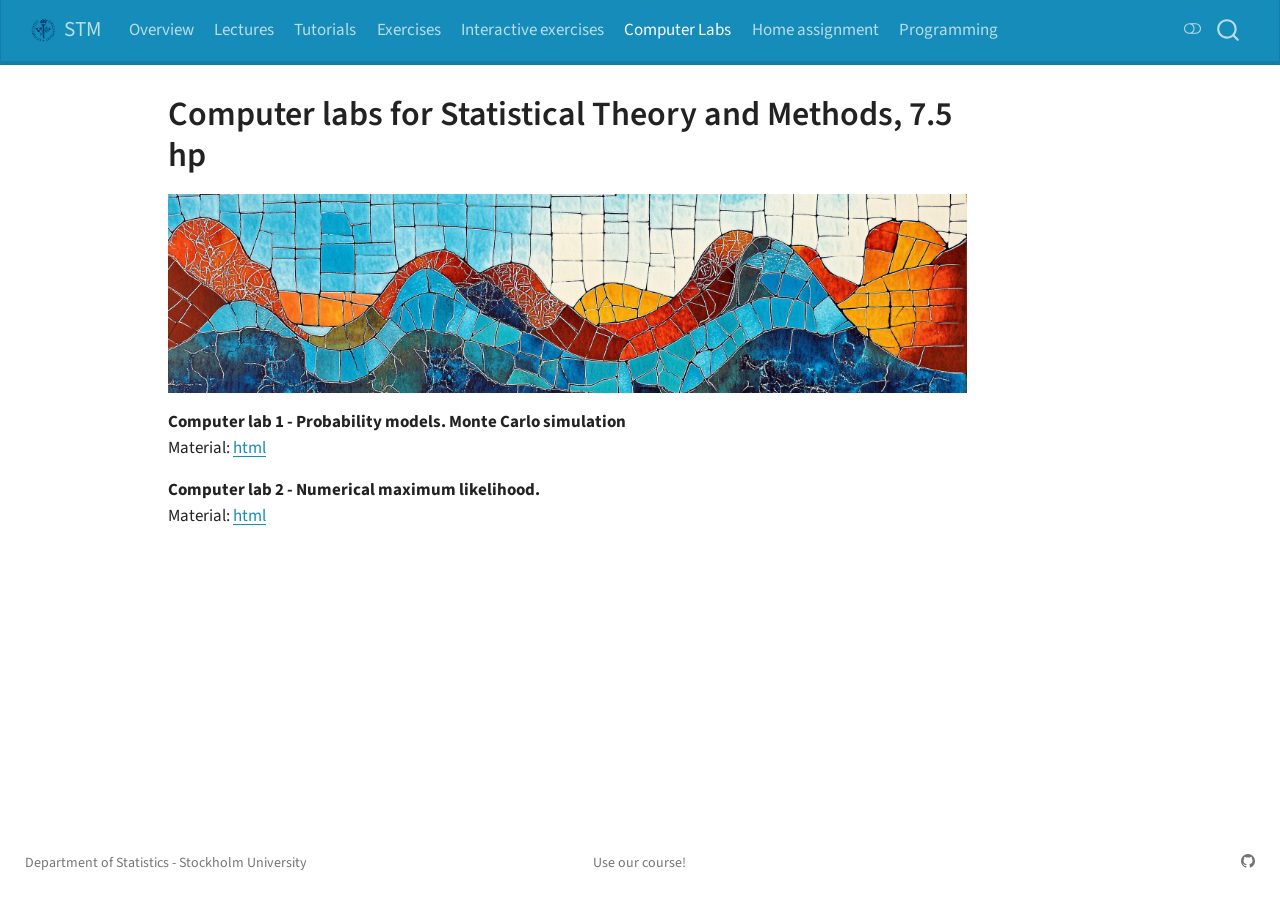
<file: docs/computerlabs.html>
<!DOCTYPE html>
<html xmlns="http://www.w3.org/1999/xhtml" lang="en" xml:lang="en"><head>

<meta charset="utf-8">
<meta name="generator" content="quarto-1.6.40">

<meta name="viewport" content="width=device-width, initial-scale=1.0, user-scalable=yes">


<title>Computer labs for Statistical Theory and Methods, 7.5 hp – STM</title>
<style>
code{white-space: pre-wrap;}
span.smallcaps{font-variant: small-caps;}
div.columns{display: flex; gap: min(4vw, 1.5em);}
div.column{flex: auto; overflow-x: auto;}
div.hanging-indent{margin-left: 1.5em; text-indent: -1.5em;}
ul.task-list{list-style: none;}
ul.task-list li input[type="checkbox"] {
  width: 0.8em;
  margin: 0 0.8em 0.2em -1em; /* quarto-specific, see https://github.com/quarto-dev/quarto-cli/issues/4556 */ 
  vertical-align: middle;
}
</style>


<script src="site_libs/quarto-nav/quarto-nav.js"></script>
<script src="site_libs/quarto-nav/headroom.min.js"></script>
<script src="site_libs/clipboard/clipboard.min.js"></script>
<script src="site_libs/quarto-search/autocomplete.umd.js"></script>
<script src="site_libs/quarto-search/fuse.min.js"></script>
<script src="site_libs/quarto-search/quarto-search.js"></script>
<meta name="quarto:offset" content="./">
<link href=".//misc/favicons/favicon.ico" rel="icon">
<script src="site_libs/quarto-html/quarto.js"></script>
<script src="site_libs/quarto-html/popper.min.js"></script>
<script src="site_libs/quarto-html/tippy.umd.min.js"></script>
<script src="site_libs/quarto-html/anchor.min.js"></script>
<link href="site_libs/quarto-html/tippy.css" rel="stylesheet">
<link href="site_libs/quarto-html/quarto-syntax-highlighting-549806ee2085284f45b00abea8c6df48.css" rel="stylesheet" class="quarto-color-scheme" id="quarto-text-highlighting-styles">
<link href="site_libs/quarto-html/quarto-syntax-highlighting-dark-8ea72dc5fed832574809a9c94082fbbb.css" rel="prefetch" class="quarto-color-scheme quarto-color-alternate" id="quarto-text-highlighting-styles">
<script src="site_libs/bootstrap/bootstrap.min.js"></script>
<link href="site_libs/bootstrap/bootstrap-icons.css" rel="stylesheet">
<link href="site_libs/bootstrap/bootstrap-fc3cd45728d25fc1a494926d8a114a58.min.css" rel="stylesheet" append-hash="true" class="quarto-color-scheme" id="quarto-bootstrap" data-mode="light">
<link href="site_libs/bootstrap/bootstrap-dark-e566e7d53b7ab26a57d70dd27f9c6c6b.min.css" rel="prefetch" append-hash="true" class="quarto-color-scheme quarto-color-alternate" id="quarto-bootstrap" data-mode="dark">
<script id="quarto-search-options" type="application/json">{
  "location": "navbar",
  "copy-button": false,
  "collapse-after": 3,
  "panel-placement": "end",
  "type": "overlay",
  "limit": 50,
  "keyboard-shortcut": [
    "f",
    "/",
    "s"
  ],
  "show-item-context": false,
  "language": {
    "search-no-results-text": "No results",
    "search-matching-documents-text": "matching documents",
    "search-copy-link-title": "Copy link to search",
    "search-hide-matches-text": "Hide additional matches",
    "search-more-match-text": "more match in this document",
    "search-more-matches-text": "more matches in this document",
    "search-clear-button-title": "Clear",
    "search-text-placeholder": "",
    "search-detached-cancel-button-title": "Cancel",
    "search-submit-button-title": "Submit",
    "search-label": "Search"
  }
}</script>


<link rel="stylesheet" href="styles.css">
</head>

<body class="nav-fixed">

<div id="quarto-search-results"></div>
  <header id="quarto-header" class="headroom fixed-top">
    <nav class="navbar navbar-expand-lg " data-bs-theme="dark">
      <div class="navbar-container container-fluid">
      <div class="navbar-brand-container mx-auto">
    <a href="./index.html" class="navbar-brand navbar-brand-logo">
    <img src="./misc/SU_logo_small.png" alt="" class="navbar-logo">
    </a>
    <a class="navbar-brand" href="./index.html">
    <span class="navbar-title">STM</span>
    </a>
  </div>
            <div id="quarto-search" class="" title="Search"></div>
          <button class="navbar-toggler" type="button" data-bs-toggle="collapse" data-bs-target="#navbarCollapse" aria-controls="navbarCollapse" role="menu" aria-expanded="false" aria-label="Toggle navigation" onclick="if (window.quartoToggleHeadroom) { window.quartoToggleHeadroom(); }">
  <span class="navbar-toggler-icon"></span>
</button>
          <div class="collapse navbar-collapse" id="navbarCollapse">
            <ul class="navbar-nav navbar-nav-scroll me-auto">
  <li class="nav-item">
    <a class="nav-link" href="./index.html"> 
<span class="menu-text">Overview</span></a>
  </li>  
  <li class="nav-item">
    <a class="nav-link" href="./lectures.html"> 
<span class="menu-text">Lectures</span></a>
  </li>  
  <li class="nav-item">
    <a class="nav-link" href="./tutorials.html"> 
<span class="menu-text">Tutorials</span></a>
  </li>  
  <li class="nav-item">
    <a class="nav-link" href="./exercises.html"> 
<span class="menu-text">Exercises</span></a>
  </li>  
  <li class="nav-item">
    <a class="nav-link" href="./interactive_exercises.html"> 
<span class="menu-text">Interactive exercises</span></a>
  </li>  
  <li class="nav-item">
    <a class="nav-link active" href="./computerlabs.html" aria-current="page"> 
<span class="menu-text">Computer Labs</span></a>
  </li>  
  <li class="nav-item">
    <a class="nav-link" href="./homeassignment.html"> 
<span class="menu-text">Home assignment</span></a>
  </li>  
  <li class="nav-item">
    <a class="nav-link" href="./coding.html"> 
<span class="menu-text">Programming</span></a>
  </li>  
</ul>
          </div> <!-- /navcollapse -->
            <div class="quarto-navbar-tools">
  <a href="" class="quarto-color-scheme-toggle quarto-navigation-tool  px-1" onclick="window.quartoToggleColorScheme(); return false;" title="Toggle dark mode"><i class="bi"></i></a>
</div>
      </div> <!-- /container-fluid -->
    </nav>
</header>
<!-- content -->
<div id="quarto-content" class="quarto-container page-columns page-rows-contents page-layout-article page-navbar">
<!-- sidebar -->
<!-- margin-sidebar -->
    <div id="quarto-margin-sidebar" class="sidebar margin-sidebar zindex-bottom">
        
    </div>
<!-- main -->
<main class="content" id="quarto-document-content">

<header id="title-block-header" class="quarto-title-block default">
<div class="quarto-title">
<h1 class="title">Computer labs for Statistical Theory and Methods, 7.5 hp</h1>
</div>



<div class="quarto-title-meta">

    
  
    
  </div>
  


</header>


<p><img src="misc/mixture_mosaic4.png" alt="AI generated image of a mixture distribution" class="center" width="100%"></p>
<p><strong>Computer lab 1 - Probability models. Monte Carlo simulation</strong><br>
Material: <a href="misc/larry.png">html</a></p>
<p><strong>Computer lab 2 - Numerical maximum likelihood.</strong><br>
Material: <a href="misc/larry.png">html</a></p>



</main> <!-- /main -->
<script id="quarto-html-after-body" type="application/javascript">
window.document.addEventListener("DOMContentLoaded", function (event) {
  const toggleBodyColorMode = (bsSheetEl) => {
    const mode = bsSheetEl.getAttribute("data-mode");
    const bodyEl = window.document.querySelector("body");
    if (mode === "dark") {
      bodyEl.classList.add("quarto-dark");
      bodyEl.classList.remove("quarto-light");
    } else {
      bodyEl.classList.add("quarto-light");
      bodyEl.classList.remove("quarto-dark");
    }
  }
  const toggleBodyColorPrimary = () => {
    const bsSheetEl = window.document.querySelector("link#quarto-bootstrap");
    if (bsSheetEl) {
      toggleBodyColorMode(bsSheetEl);
    }
  }
  toggleBodyColorPrimary();  
  const disableStylesheet = (stylesheets) => {
    for (let i=0; i < stylesheets.length; i++) {
      const stylesheet = stylesheets[i];
      stylesheet.rel = 'prefetch';
    }
  }
  const enableStylesheet = (stylesheets) => {
    for (let i=0; i < stylesheets.length; i++) {
      const stylesheet = stylesheets[i];
      stylesheet.rel = 'stylesheet';
    }
  }
  const manageTransitions = (selector, allowTransitions) => {
    const els = window.document.querySelectorAll(selector);
    for (let i=0; i < els.length; i++) {
      const el = els[i];
      if (allowTransitions) {
        el.classList.remove('notransition');
      } else {
        el.classList.add('notransition');
      }
    }
  }
  const toggleGiscusIfUsed = (isAlternate, darkModeDefault) => {
    const baseTheme = document.querySelector('#giscus-base-theme')?.value ?? 'light';
    const alternateTheme = document.querySelector('#giscus-alt-theme')?.value ?? 'dark';
    let newTheme = '';
    if(darkModeDefault) {
      newTheme = isAlternate ? baseTheme : alternateTheme;
    } else {
      newTheme = isAlternate ? alternateTheme : baseTheme;
    }
    const changeGiscusTheme = () => {
      // From: https://github.com/giscus/giscus/issues/336
      const sendMessage = (message) => {
        const iframe = document.querySelector('iframe.giscus-frame');
        if (!iframe) return;
        iframe.contentWindow.postMessage({ giscus: message }, 'https://giscus.app');
      }
      sendMessage({
        setConfig: {
          theme: newTheme
        }
      });
    }
    const isGiscussLoaded = window.document.querySelector('iframe.giscus-frame') !== null;
    if (isGiscussLoaded) {
      changeGiscusTheme();
    }
  }
  const toggleColorMode = (alternate) => {
    // Switch the stylesheets
    const alternateStylesheets = window.document.querySelectorAll('link.quarto-color-scheme.quarto-color-alternate');
    manageTransitions('#quarto-margin-sidebar .nav-link', false);
    if (alternate) {
      enableStylesheet(alternateStylesheets);
      for (const sheetNode of alternateStylesheets) {
        if (sheetNode.id === "quarto-bootstrap") {
          toggleBodyColorMode(sheetNode);
        }
      }
    } else {
      disableStylesheet(alternateStylesheets);
      toggleBodyColorPrimary();
    }
    manageTransitions('#quarto-margin-sidebar .nav-link', true);
    // Switch the toggles
    const toggles = window.document.querySelectorAll('.quarto-color-scheme-toggle');
    for (let i=0; i < toggles.length; i++) {
      const toggle = toggles[i];
      if (toggle) {
        if (alternate) {
          toggle.classList.add("alternate");     
        } else {
          toggle.classList.remove("alternate");
        }
      }
    }
    // Hack to workaround the fact that safari doesn't
    // properly recolor the scrollbar when toggling (#1455)
    if (navigator.userAgent.indexOf('Safari') > 0 && navigator.userAgent.indexOf('Chrome') == -1) {
      manageTransitions("body", false);
      window.scrollTo(0, 1);
      setTimeout(() => {
        window.scrollTo(0, 0);
        manageTransitions("body", true);
      }, 40);  
    }
  }
  const isFileUrl = () => { 
    return window.location.protocol === 'file:';
  }
  const hasAlternateSentinel = () => {  
    let styleSentinel = getColorSchemeSentinel();
    if (styleSentinel !== null) {
      return styleSentinel === "alternate";
    } else {
      return false;
    }
  }
  const setStyleSentinel = (alternate) => {
    const value = alternate ? "alternate" : "default";
    if (!isFileUrl()) {
      window.localStorage.setItem("quarto-color-scheme", value);
    } else {
      localAlternateSentinel = value;
    }
  }
  const getColorSchemeSentinel = () => {
    if (!isFileUrl()) {
      const storageValue = window.localStorage.getItem("quarto-color-scheme");
      return storageValue != null ? storageValue : localAlternateSentinel;
    } else {
      return localAlternateSentinel;
    }
  }
  const darkModeDefault = false;
  let localAlternateSentinel = darkModeDefault ? 'alternate' : 'default';
  // Dark / light mode switch
  window.quartoToggleColorScheme = () => {
    // Read the current dark / light value 
    let toAlternate = !hasAlternateSentinel();
    toggleColorMode(toAlternate);
    setStyleSentinel(toAlternate);
    toggleGiscusIfUsed(toAlternate, darkModeDefault);
  };
  // Ensure there is a toggle, if there isn't float one in the top right
  if (window.document.querySelector('.quarto-color-scheme-toggle') === null) {
    const a = window.document.createElement('a');
    a.classList.add('top-right');
    a.classList.add('quarto-color-scheme-toggle');
    a.href = "";
    a.onclick = function() { try { window.quartoToggleColorScheme(); } catch {} return false; };
    const i = window.document.createElement("i");
    i.classList.add('bi');
    a.appendChild(i);
    window.document.body.appendChild(a);
  }
  // Switch to dark mode if need be
  if (hasAlternateSentinel()) {
    toggleColorMode(true);
  } else {
    toggleColorMode(false);
  }
  const icon = "";
  const anchorJS = new window.AnchorJS();
  anchorJS.options = {
    placement: 'right',
    icon: icon
  };
  anchorJS.add('.anchored');
  const isCodeAnnotation = (el) => {
    for (const clz of el.classList) {
      if (clz.startsWith('code-annotation-')) {                     
        return true;
      }
    }
    return false;
  }
  const onCopySuccess = function(e) {
    // button target
    const button = e.trigger;
    // don't keep focus
    button.blur();
    // flash "checked"
    button.classList.add('code-copy-button-checked');
    var currentTitle = button.getAttribute("title");
    button.setAttribute("title", "Copied!");
    let tooltip;
    if (window.bootstrap) {
      button.setAttribute("data-bs-toggle", "tooltip");
      button.setAttribute("data-bs-placement", "left");
      button.setAttribute("data-bs-title", "Copied!");
      tooltip = new bootstrap.Tooltip(button, 
        { trigger: "manual", 
          customClass: "code-copy-button-tooltip",
          offset: [0, -8]});
      tooltip.show();    
    }
    setTimeout(function() {
      if (tooltip) {
        tooltip.hide();
        button.removeAttribute("data-bs-title");
        button.removeAttribute("data-bs-toggle");
        button.removeAttribute("data-bs-placement");
      }
      button.setAttribute("title", currentTitle);
      button.classList.remove('code-copy-button-checked');
    }, 1000);
    // clear code selection
    e.clearSelection();
  }
  const getTextToCopy = function(trigger) {
      const codeEl = trigger.previousElementSibling.cloneNode(true);
      for (const childEl of codeEl.children) {
        if (isCodeAnnotation(childEl)) {
          childEl.remove();
        }
      }
      return codeEl.innerText;
  }
  const clipboard = new window.ClipboardJS('.code-copy-button:not([data-in-quarto-modal])', {
    text: getTextToCopy
  });
  clipboard.on('success', onCopySuccess);
  if (window.document.getElementById('quarto-embedded-source-code-modal')) {
    const clipboardModal = new window.ClipboardJS('.code-copy-button[data-in-quarto-modal]', {
      text: getTextToCopy,
      container: window.document.getElementById('quarto-embedded-source-code-modal')
    });
    clipboardModal.on('success', onCopySuccess);
  }
    var localhostRegex = new RegExp(/^(?:http|https):\/\/localhost\:?[0-9]*\//);
    var mailtoRegex = new RegExp(/^mailto:/);
      var filterRegex = new RegExp('/' + window.location.host + '/');
    var isInternal = (href) => {
        return filterRegex.test(href) || localhostRegex.test(href) || mailtoRegex.test(href);
    }
    // Inspect non-navigation links and adorn them if external
 	var links = window.document.querySelectorAll('a[href]:not(.nav-link):not(.navbar-brand):not(.toc-action):not(.sidebar-link):not(.sidebar-item-toggle):not(.pagination-link):not(.no-external):not([aria-hidden]):not(.dropdown-item):not(.quarto-navigation-tool):not(.about-link)');
    for (var i=0; i<links.length; i++) {
      const link = links[i];
      if (!isInternal(link.href)) {
        // undo the damage that might have been done by quarto-nav.js in the case of
        // links that we want to consider external
        if (link.dataset.originalHref !== undefined) {
          link.href = link.dataset.originalHref;
        }
      }
    }
  function tippyHover(el, contentFn, onTriggerFn, onUntriggerFn) {
    const config = {
      allowHTML: true,
      maxWidth: 500,
      delay: 100,
      arrow: false,
      appendTo: function(el) {
          return el.parentElement;
      },
      interactive: true,
      interactiveBorder: 10,
      theme: 'quarto',
      placement: 'bottom-start',
    };
    if (contentFn) {
      config.content = contentFn;
    }
    if (onTriggerFn) {
      config.onTrigger = onTriggerFn;
    }
    if (onUntriggerFn) {
      config.onUntrigger = onUntriggerFn;
    }
    window.tippy(el, config); 
  }
  const noterefs = window.document.querySelectorAll('a[role="doc-noteref"]');
  for (var i=0; i<noterefs.length; i++) {
    const ref = noterefs[i];
    tippyHover(ref, function() {
      // use id or data attribute instead here
      let href = ref.getAttribute('data-footnote-href') || ref.getAttribute('href');
      try { href = new URL(href).hash; } catch {}
      const id = href.replace(/^#\/?/, "");
      const note = window.document.getElementById(id);
      if (note) {
        return note.innerHTML;
      } else {
        return "";
      }
    });
  }
  const xrefs = window.document.querySelectorAll('a.quarto-xref');
  const processXRef = (id, note) => {
    // Strip column container classes
    const stripColumnClz = (el) => {
      el.classList.remove("page-full", "page-columns");
      if (el.children) {
        for (const child of el.children) {
          stripColumnClz(child);
        }
      }
    }
    stripColumnClz(note)
    if (id === null || id.startsWith('sec-')) {
      // Special case sections, only their first couple elements
      const container = document.createElement("div");
      if (note.children && note.children.length > 2) {
        container.appendChild(note.children[0].cloneNode(true));
        for (let i = 1; i < note.children.length; i++) {
          const child = note.children[i];
          if (child.tagName === "P" && child.innerText === "") {
            continue;
          } else {
            container.appendChild(child.cloneNode(true));
            break;
          }
        }
        if (window.Quarto?.typesetMath) {
          window.Quarto.typesetMath(container);
        }
        return container.innerHTML
      } else {
        if (window.Quarto?.typesetMath) {
          window.Quarto.typesetMath(note);
        }
        return note.innerHTML;
      }
    } else {
      // Remove any anchor links if they are present
      const anchorLink = note.querySelector('a.anchorjs-link');
      if (anchorLink) {
        anchorLink.remove();
      }
      if (window.Quarto?.typesetMath) {
        window.Quarto.typesetMath(note);
      }
      if (note.classList.contains("callout")) {
        return note.outerHTML;
      } else {
        return note.innerHTML;
      }
    }
  }
  for (var i=0; i<xrefs.length; i++) {
    const xref = xrefs[i];
    tippyHover(xref, undefined, function(instance) {
      instance.disable();
      let url = xref.getAttribute('href');
      let hash = undefined; 
      if (url.startsWith('#')) {
        hash = url;
      } else {
        try { hash = new URL(url).hash; } catch {}
      }
      if (hash) {
        const id = hash.replace(/^#\/?/, "");
        const note = window.document.getElementById(id);
        if (note !== null) {
          try {
            const html = processXRef(id, note.cloneNode(true));
            instance.setContent(html);
          } finally {
            instance.enable();
            instance.show();
          }
        } else {
          // See if we can fetch this
          fetch(url.split('#')[0])
          .then(res => res.text())
          .then(html => {
            const parser = new DOMParser();
            const htmlDoc = parser.parseFromString(html, "text/html");
            const note = htmlDoc.getElementById(id);
            if (note !== null) {
              const html = processXRef(id, note);
              instance.setContent(html);
            } 
          }).finally(() => {
            instance.enable();
            instance.show();
          });
        }
      } else {
        // See if we can fetch a full url (with no hash to target)
        // This is a special case and we should probably do some content thinning / targeting
        fetch(url)
        .then(res => res.text())
        .then(html => {
          const parser = new DOMParser();
          const htmlDoc = parser.parseFromString(html, "text/html");
          const note = htmlDoc.querySelector('main.content');
          if (note !== null) {
            // This should only happen for chapter cross references
            // (since there is no id in the URL)
            // remove the first header
            if (note.children.length > 0 && note.children[0].tagName === "HEADER") {
              note.children[0].remove();
            }
            const html = processXRef(null, note);
            instance.setContent(html);
          } 
        }).finally(() => {
          instance.enable();
          instance.show();
        });
      }
    }, function(instance) {
    });
  }
      let selectedAnnoteEl;
      const selectorForAnnotation = ( cell, annotation) => {
        let cellAttr = 'data-code-cell="' + cell + '"';
        let lineAttr = 'data-code-annotation="' +  annotation + '"';
        const selector = 'span[' + cellAttr + '][' + lineAttr + ']';
        return selector;
      }
      const selectCodeLines = (annoteEl) => {
        const doc = window.document;
        const targetCell = annoteEl.getAttribute("data-target-cell");
        const targetAnnotation = annoteEl.getAttribute("data-target-annotation");
        const annoteSpan = window.document.querySelector(selectorForAnnotation(targetCell, targetAnnotation));
        const lines = annoteSpan.getAttribute("data-code-lines").split(",");
        const lineIds = lines.map((line) => {
          return targetCell + "-" + line;
        })
        let top = null;
        let height = null;
        let parent = null;
        if (lineIds.length > 0) {
            //compute the position of the single el (top and bottom and make a div)
            const el = window.document.getElementById(lineIds[0]);
            top = el.offsetTop;
            height = el.offsetHeight;
            parent = el.parentElement.parentElement;
          if (lineIds.length > 1) {
            const lastEl = window.document.getElementById(lineIds[lineIds.length - 1]);
            const bottom = lastEl.offsetTop + lastEl.offsetHeight;
            height = bottom - top;
          }
          if (top !== null && height !== null && parent !== null) {
            // cook up a div (if necessary) and position it 
            let div = window.document.getElementById("code-annotation-line-highlight");
            if (div === null) {
              div = window.document.createElement("div");
              div.setAttribute("id", "code-annotation-line-highlight");
              div.style.position = 'absolute';
              parent.appendChild(div);
            }
            div.style.top = top - 2 + "px";
            div.style.height = height + 4 + "px";
            div.style.left = 0;
            let gutterDiv = window.document.getElementById("code-annotation-line-highlight-gutter");
            if (gutterDiv === null) {
              gutterDiv = window.document.createElement("div");
              gutterDiv.setAttribute("id", "code-annotation-line-highlight-gutter");
              gutterDiv.style.position = 'absolute';
              const codeCell = window.document.getElementById(targetCell);
              const gutter = codeCell.querySelector('.code-annotation-gutter');
              gutter.appendChild(gutterDiv);
            }
            gutterDiv.style.top = top - 2 + "px";
            gutterDiv.style.height = height + 4 + "px";
          }
          selectedAnnoteEl = annoteEl;
        }
      };
      const unselectCodeLines = () => {
        const elementsIds = ["code-annotation-line-highlight", "code-annotation-line-highlight-gutter"];
        elementsIds.forEach((elId) => {
          const div = window.document.getElementById(elId);
          if (div) {
            div.remove();
          }
        });
        selectedAnnoteEl = undefined;
      };
        // Handle positioning of the toggle
    window.addEventListener(
      "resize",
      throttle(() => {
        elRect = undefined;
        if (selectedAnnoteEl) {
          selectCodeLines(selectedAnnoteEl);
        }
      }, 10)
    );
    function throttle(fn, ms) {
    let throttle = false;
    let timer;
      return (...args) => {
        if(!throttle) { // first call gets through
            fn.apply(this, args);
            throttle = true;
        } else { // all the others get throttled
            if(timer) clearTimeout(timer); // cancel #2
            timer = setTimeout(() => {
              fn.apply(this, args);
              timer = throttle = false;
            }, ms);
        }
      };
    }
      // Attach click handler to the DT
      const annoteDls = window.document.querySelectorAll('dt[data-target-cell]');
      for (const annoteDlNode of annoteDls) {
        annoteDlNode.addEventListener('click', (event) => {
          const clickedEl = event.target;
          if (clickedEl !== selectedAnnoteEl) {
            unselectCodeLines();
            const activeEl = window.document.querySelector('dt[data-target-cell].code-annotation-active');
            if (activeEl) {
              activeEl.classList.remove('code-annotation-active');
            }
            selectCodeLines(clickedEl);
            clickedEl.classList.add('code-annotation-active');
          } else {
            // Unselect the line
            unselectCodeLines();
            clickedEl.classList.remove('code-annotation-active');
          }
        });
      }
  const findCites = (el) => {
    const parentEl = el.parentElement;
    if (parentEl) {
      const cites = parentEl.dataset.cites;
      if (cites) {
        return {
          el,
          cites: cites.split(' ')
        };
      } else {
        return findCites(el.parentElement)
      }
    } else {
      return undefined;
    }
  };
  var bibliorefs = window.document.querySelectorAll('a[role="doc-biblioref"]');
  for (var i=0; i<bibliorefs.length; i++) {
    const ref = bibliorefs[i];
    const citeInfo = findCites(ref);
    if (citeInfo) {
      tippyHover(citeInfo.el, function() {
        var popup = window.document.createElement('div');
        citeInfo.cites.forEach(function(cite) {
          var citeDiv = window.document.createElement('div');
          citeDiv.classList.add('hanging-indent');
          citeDiv.classList.add('csl-entry');
          var biblioDiv = window.document.getElementById('ref-' + cite);
          if (biblioDiv) {
            citeDiv.innerHTML = biblioDiv.innerHTML;
          }
          popup.appendChild(citeDiv);
        });
        return popup.innerHTML;
      });
    }
  }
});
</script>
</div> <!-- /content -->
<footer class="footer">
  <div class="nav-footer">
    <div class="nav-footer-left">
      <ul class="footer-items list-unstyled">
    <li class="nav-item">
    <a class="nav-link" href="https://www.su.se/statistiska-institutionen/">
<p>Department of Statistics - Stockholm University</p>
</a>
  </li>  
</ul>
    </div>   
    <div class="nav-footer-center">
      <ul class="footer-items list-unstyled">
    <li class="nav-item">
 Use our course!
  </li>  
</ul>
    </div>
    <div class="nav-footer-right">
      <ul class="footer-items list-unstyled">
    <li class="nav-item compact">
    <a class="nav-link" href="https://github.com/StatisticsSU/STM">
      <i class="bi bi-github" role="img" aria-label="Quarto GitHub">
</i> 
    </a>
  </li>  
</ul>
    </div>
  </div>
</footer>




</body></html>
</file>
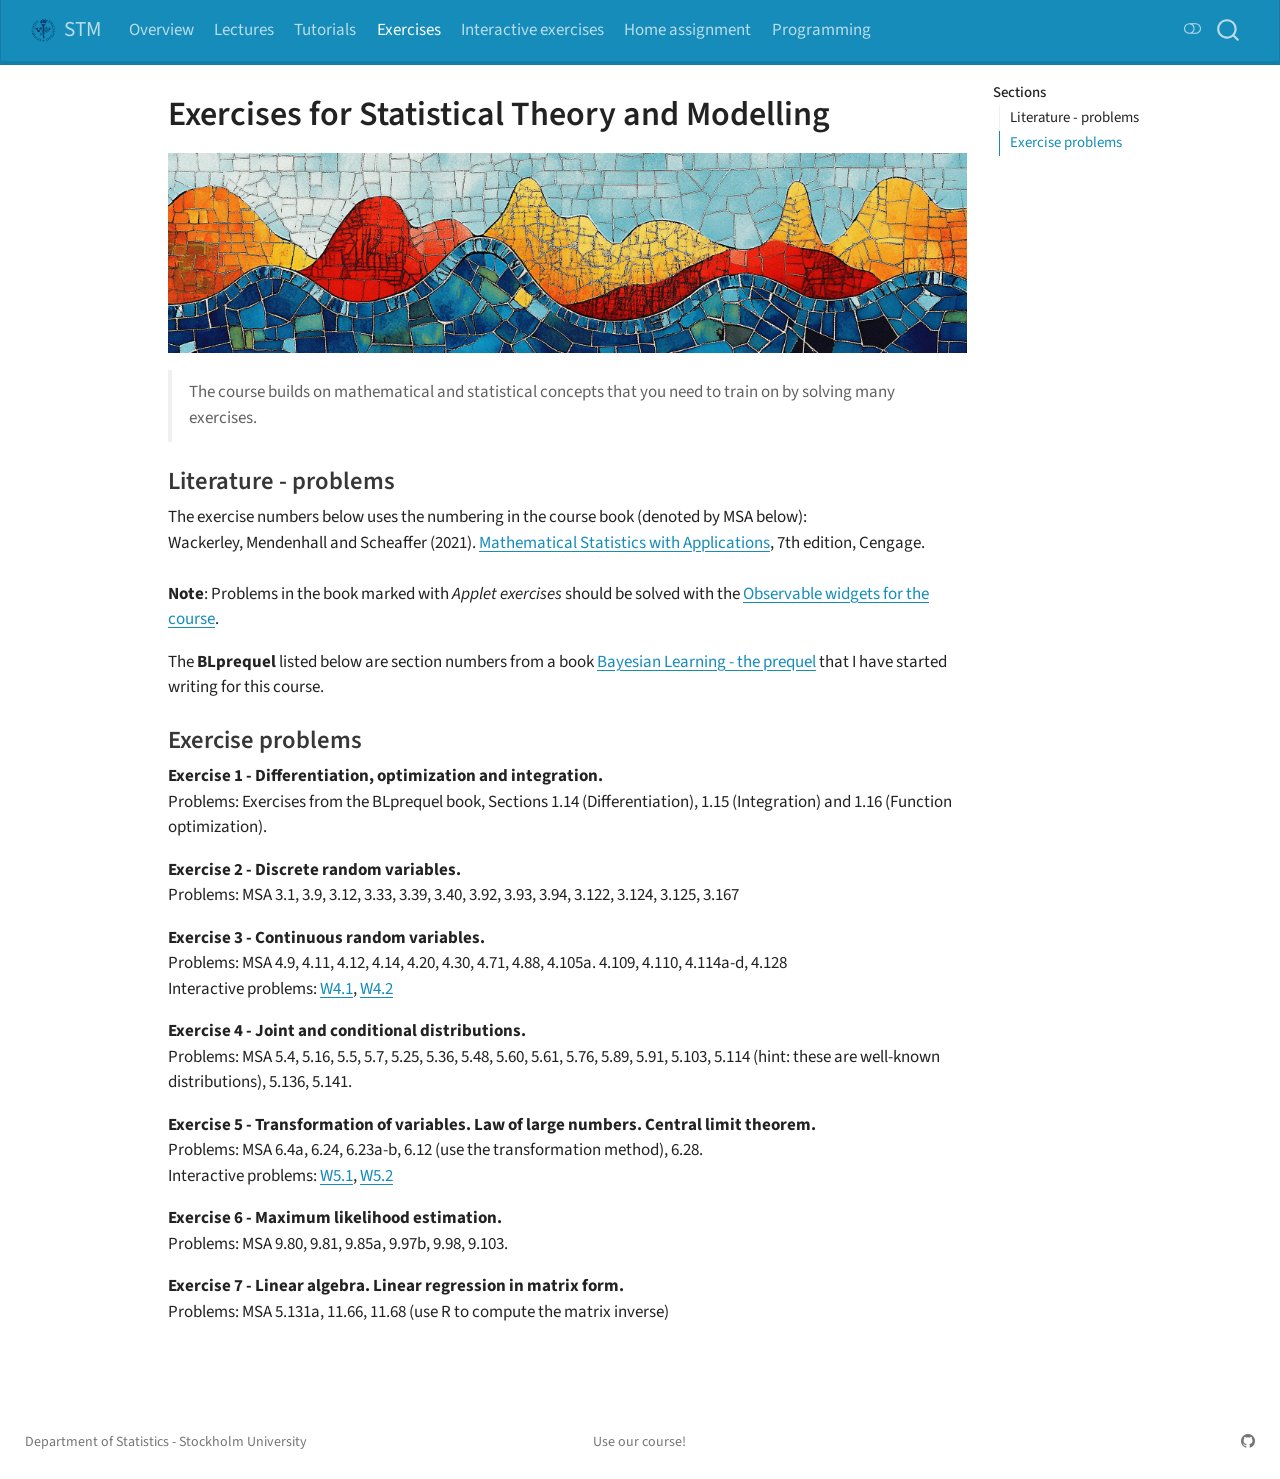
<file: docs/exercises.html>
<!DOCTYPE html>
<html xmlns="http://www.w3.org/1999/xhtml" lang="en" xml:lang="en"><head>

<meta charset="utf-8">
<meta name="generator" content="quarto-1.10.18">

<meta name="viewport" content="width=device-width, initial-scale=1.0, user-scalable=yes">


<title>Exercises for Statistical Theory and Modelling – STM</title>
<style>
/* Default styles provided by pandoc.
** See https://pandoc.org/MANUAL.html#variables-for-html for config info.
*/
span.smallcaps{font-variant: small-caps;}
div.columns{display: flex; gap: 1.5em;}
div.column{flex: auto;}
@media screen {
div.columns{gap: min(4vw, 1.5em);}
div.column{overflow-x: auto;}
}
div.hanging-indent{margin-left: 1.5em; text-indent: -1.5em;}
ul.task-list{list-style: none;}
ul.task-list li input[type="checkbox"] {
  width: 0.8em;
  margin: 0 0.8em 0.2em -1em; /* quarto-specific, see https://github.com/quarto-dev/quarto-cli/issues/4556 */ 
  vertical-align: middle;
}
</style>


<script src="site_libs/quarto-nav/quarto-nav.js"></script>
<script src="site_libs/quarto-nav/headroom.min.js"></script>
<script src="site_libs/clipboard/clipboard.min.js"></script>
<script src="site_libs/quarto-search/autocomplete.umd.js"></script>
<script src="site_libs/quarto-search/fuse.min.js"></script>
<script src="site_libs/quarto-search/quarto-search.js"></script>
<meta name="quarto:offset" content="./">
<link href=".//misc/favicons/favicon.ico" rel="icon">
<script src="site_libs/quarto-html/quarto.js" type="module"></script>
<script src="site_libs/quarto-html/tabsets/tabsets.js" type="module"></script>
<script src="site_libs/quarto-html/popper.min.js"></script>
<script src="site_libs/quarto-html/tippy.umd.min.js"></script>
<script src="site_libs/quarto-html/anchor.min.js"></script>
<link href="site_libs/quarto-html/tippy.css" rel="stylesheet">
<link href="site_libs/quarto-html/quarto-syntax-highlighting-64a204ab8560d761af7679ceaba22944.css" rel="stylesheet" class="quarto-color-scheme" id="quarto-text-highlighting-styles">
<link href="site_libs/quarto-html/quarto-syntax-highlighting-dark-b85bc7c33db8c58e0ec93c3465666fed.css" rel="stylesheet" class="quarto-color-scheme quarto-color-alternate" id="quarto-text-highlighting-styles">
<link href="site_libs/quarto-html/quarto-syntax-highlighting-64a204ab8560d761af7679ceaba22944.css" rel="stylesheet" class="quarto-color-scheme-extra" id="quarto-text-highlighting-styles">
<script src="site_libs/bootstrap/bootstrap.min.js"></script>
<link href="site_libs/bootstrap/bootstrap-icons.css" rel="stylesheet">
<link href="site_libs/bootstrap/bootstrap-d8647612971f28d0d73e6323d349ddcf.min.css" rel="stylesheet" append-hash="true" class="quarto-color-scheme" id="quarto-bootstrap" data-mode="light">
<link href="site_libs/bootstrap/bootstrap-dark-4ce59161291963d4bff981ec91cc03dc.min.css" rel="stylesheet" append-hash="true" class="quarto-color-scheme quarto-color-alternate" id="quarto-bootstrap" data-mode="dark">
<link href="site_libs/bootstrap/bootstrap-d8647612971f28d0d73e6323d349ddcf.min.css" rel="stylesheet" append-hash="true" class="quarto-color-scheme-extra" id="quarto-bootstrap" data-mode="light">
<script id="quarto-search-options" type="application/json">{
  "location": "navbar",
  "copy-button": false,
  "collapse-after": 3,
  "panel-placement": "end",
  "type": "overlay",
  "limit": 50,
  "keyboard-shortcut": [
    "f",
    "/",
    "s"
  ],
  "show-item-context": false,
  "language": {
    "search-no-results-text": "No results",
    "search-matching-documents-text": "matching documents",
    "search-copy-link-title": "Copy link to search",
    "search-hide-matches-text": "Hide additional matches",
    "search-more-match-text": "more match in this document",
    "search-more-matches-text": "more matches in this document",
    "search-clear-button-title": "Clear",
    "search-text-placeholder": "",
    "search-detached-cancel-button-title": "Cancel",
    "search-submit-button-title": "Submit",
    "search-label": "Search"
  }
}</script>


<link rel="stylesheet" href="styles.css">
</head>

<body class="nav-fixed quarto-light"><script id="quarto-html-before-body" type="application/javascript">
    const toggleBodyColorMode = (bsSheetEl) => {
      const mode = bsSheetEl.getAttribute("data-mode");
      const bodyEl = window.document.querySelector("body");
      if (mode === "dark") {
        bodyEl.classList.add("quarto-dark");
        bodyEl.classList.remove("quarto-light");
      } else {
        bodyEl.classList.add("quarto-light");
        bodyEl.classList.remove("quarto-dark");
      }
    }
    const toggleBodyColorPrimary = () => {
      const bsSheetEl = window.document.querySelector("link#quarto-bootstrap:not([rel=disabled-stylesheet])");
      if (bsSheetEl) {
        toggleBodyColorMode(bsSheetEl);
      }
    }
    const setColorSchemeToggle = (alternate) => {
      const toggles = window.document.querySelectorAll('.quarto-color-scheme-toggle');
      for (let i=0; i < toggles.length; i++) {
        const toggle = toggles[i];
        if (toggle) {
          if (alternate) {
            toggle.classList.add("alternate");
          } else {
            toggle.classList.remove("alternate");
          }
        }
      }
    };
    const toggleColorMode = (alternate) => {
      // Switch the stylesheets
      const primaryStylesheets = window.document.querySelectorAll('link.quarto-color-scheme:not(.quarto-color-alternate)');
      const alternateStylesheets = window.document.querySelectorAll('link.quarto-color-scheme.quarto-color-alternate');
      manageTransitions('#quarto-margin-sidebar .nav-link', false);
      if (alternate) {
        // note: dark is layered on light, we don't disable primary!
        enableStylesheet(alternateStylesheets);
        for (const sheetNode of alternateStylesheets) {
          if (sheetNode.id === "quarto-bootstrap") {
            toggleBodyColorMode(sheetNode);
          }
        }
      } else {
        disableStylesheet(alternateStylesheets);
        enableStylesheet(primaryStylesheets)
        toggleBodyColorPrimary();
      }
      manageTransitions('#quarto-margin-sidebar .nav-link', true);
      // Switch the toggles
      setColorSchemeToggle(alternate)
      // Hack to workaround the fact that safari doesn't
      // properly recolor the scrollbar when toggling (#1455)
      if (navigator.userAgent.indexOf('Safari') > 0 && navigator.userAgent.indexOf('Chrome') == -1) {
        manageTransitions("body", false);
        window.scrollTo(0, 1);
        setTimeout(() => {
          window.scrollTo(0, 0);
          manageTransitions("body", true);
        }, 40);
      }
    }
    const disableStylesheet = (stylesheets) => {
      for (let i=0; i < stylesheets.length; i++) {
        const stylesheet = stylesheets[i];
        stylesheet.rel = 'disabled-stylesheet';
      }
    }
    const enableStylesheet = (stylesheets) => {
      for (let i=0; i < stylesheets.length; i++) {
        const stylesheet = stylesheets[i];
        if(stylesheet.rel !== 'stylesheet') { // for Chrome, which will still FOUC without this check
          stylesheet.rel = 'stylesheet';
        }
      }
    }
    const manageTransitions = (selector, allowTransitions) => {
      const els = window.document.querySelectorAll(selector);
      for (let i=0; i < els.length; i++) {
        const el = els[i];
        if (allowTransitions) {
          el.classList.remove('notransition');
        } else {
          el.classList.add('notransition');
        }
      }
    }
    const isFileUrl = () => {
      return window.location.protocol === 'file:';
    }
    const hasAlternateSentinel = () => {
      let styleSentinel = getColorSchemeSentinel();
      if (styleSentinel !== null) {
        return styleSentinel === "alternate";
      } else {
        return false;
      }
    }
    const setStyleSentinel = (alternate) => {
      const value = alternate ? "alternate" : "default";
      if (!isFileUrl()) {
        window.localStorage.setItem("quarto-color-scheme", value);
      } else {
        localAlternateSentinel = value;
      }
    }
    const getColorSchemeSentinel = () => {
      if (!isFileUrl()) {
        const storageValue = window.localStorage.getItem("quarto-color-scheme");
        return storageValue != null ? storageValue : localAlternateSentinel;
      } else {
        return localAlternateSentinel;
      }
    }
    const toggleGiscusIfUsed = (isAlternate, darkModeDefault) => {
      const baseTheme = document.querySelector('#giscus-base-theme')?.value ?? 'light';
      const alternateTheme = document.querySelector('#giscus-alt-theme')?.value ?? 'dark';
      let newTheme = '';
      if(authorPrefersDark) {
        newTheme = isAlternate ? baseTheme : alternateTheme;
      } else {
        newTheme = isAlternate ? alternateTheme : baseTheme;
      }
      const changeGiscusTheme = () => {
        // From: https://github.com/giscus/giscus/issues/336
        const sendMessage = (message) => {
          const iframe = document.querySelector('iframe.giscus-frame');
          if (!iframe) return;
          iframe.contentWindow.postMessage({ giscus: message }, 'https://giscus.app');
        }
        sendMessage({
          setConfig: {
            theme: newTheme
          }
        });
      }
      const isGiscussLoaded = window.document.querySelector('iframe.giscus-frame') !== null;
      if (isGiscussLoaded) {
        changeGiscusTheme();
      }
    };
    const authorPrefersDark = false;
    const darkModeDefault = authorPrefersDark;
      document.querySelector('link#quarto-text-highlighting-styles.quarto-color-scheme-extra').rel = 'disabled-stylesheet';
      document.querySelector('link#quarto-bootstrap.quarto-color-scheme-extra').rel = 'disabled-stylesheet';
    let localAlternateSentinel = darkModeDefault ? 'alternate' : 'default';
    // Dark / light mode switch
    window.quartoToggleColorScheme = () => {
      // Read the current dark / light value
      let toAlternate = !hasAlternateSentinel();
      toggleColorMode(toAlternate);
      setStyleSentinel(toAlternate);
      toggleGiscusIfUsed(toAlternate, darkModeDefault);
      window.dispatchEvent(new Event('resize'));
    };
    // Switch to dark mode if need be
    if (hasAlternateSentinel()) {
      toggleColorMode(true);
    } else {
      toggleColorMode(false);
    }
  </script>

<div id="quarto-search-results"></div>
  <header id="quarto-header" class="headroom fixed-top">
    <nav class="navbar navbar-expand-lg " data-bs-theme="dark">
      <div class="navbar-container container-fluid">
      <div class="navbar-brand-container mx-auto">
    <a href="./index.html" class="navbar-brand navbar-brand-logo">
    <img src="./misc/SU_logo_small.png" alt="" class="navbar-logo light-content">
    <img src="./misc/SU_logo_small.png" alt="" class="navbar-logo dark-content">
    </a>
    <a class="navbar-brand" href="./index.html">
    <span class="navbar-title">STM</span>
    </a>
  </div>
            <div id="quarto-search" class="" title="Search"></div>
          <button class="navbar-toggler" type="button" data-bs-toggle="collapse" data-bs-target="#navbarCollapse" aria-controls="navbarCollapse" role="menu" aria-expanded="false" aria-label="Toggle navigation" onclick="if (window.quartoToggleHeadroom) { window.quartoToggleHeadroom(); }">
  <span class="navbar-toggler-icon"></span>
</button>
          <div class="collapse navbar-collapse" id="navbarCollapse">
            <ul class="navbar-nav navbar-nav-scroll me-auto">
  <li class="nav-item">
    <a class="nav-link" href="./index.html"> 
<span class="menu-text">Overview</span></a>
  </li>  
  <li class="nav-item">
    <a class="nav-link" href="./lectures.html"> 
<span class="menu-text">Lectures</span></a>
  </li>  
  <li class="nav-item">
    <a class="nav-link" href="./tutorials.html"> 
<span class="menu-text">Tutorials</span></a>
  </li>  
  <li class="nav-item">
    <a class="nav-link active" href="./exercises.html" aria-current="page"> 
<span class="menu-text">Exercises</span></a>
  </li>  
  <li class="nav-item">
    <a class="nav-link" href="./interactive_exercises.html"> 
<span class="menu-text">Interactive exercises</span></a>
  </li>  
  <li class="nav-item">
    <a class="nav-link" href="./homeassignment.html"> 
<span class="menu-text">Home assignment</span></a>
  </li>  
  <li class="nav-item">
    <a class="nav-link" href="./coding.html"> 
<span class="menu-text">Programming</span></a>
  </li>  
</ul>
          </div> <!-- /navcollapse -->
            <div class="quarto-navbar-tools">
  <a href="" class="quarto-color-scheme-toggle quarto-navigation-tool  px-1" onclick="window.quartoToggleColorScheme(); return false;" title="Toggle dark mode"><i class="bi"></i></a>
</div>
      </div> <!-- /container-fluid -->
    </nav>
</header>
<!-- content -->
<div id="quarto-content" class="quarto-container page-columns page-rows-contents page-layout-article page-navbar">
<!-- sidebar -->
<!-- margin-sidebar -->
    <div id="quarto-margin-sidebar" class="sidebar margin-sidebar">
        <nav id="TOC" role="doc-toc" class="toc-active">
    <h2 id="toc-title">Sections</h2>
   
  <ul>
  <li><a href="#literature---problems" id="toc-literature---problems" class="nav-link active" data-scroll-target="#literature---problems">Literature - problems</a></li>
  <li><a href="#exercise-problems" id="toc-exercise-problems" class="nav-link" data-scroll-target="#exercise-problems">Exercise problems</a></li>
  </ul>
</nav>
    </div>
<!-- main -->
<main class="content" id="quarto-document-content">


<header id="title-block-header" class="quarto-title-block default">
<div class="quarto-title">
<h1 class="title">Exercises for Statistical Theory and Modelling</h1>
</div>



<div class="quarto-title-meta">

    
  
    
  </div>
  


</header>


<p><img src="misc/mixture_mosaic3.png" alt="AI generated image of a mixture distribution" class="center" width="100%"></p>
<blockquote class="blockquote">
<p>The course builds on mathematical and statistical concepts that you need to train on by solving many exercises.</p>
</blockquote>
<section id="literature---problems" class="level3">
<h3 class="anchored" data-anchor-id="literature---problems">Literature - problems</h3>
<p>The exercise numbers below uses the numbering in the course book (denoted by MSA below): <br> Wackerley, Mendenhall and Scheaffer (2021). <a href="https://www.cengage.uk/c/mathematical-statistics-with-applications-7e-wackerly/9780495110811/">Mathematical Statistics with Applications</a>, 7th edition, Cengage.<br><br> <strong>Note</strong>: Problems in the book marked with <em>Applet exercises</em> should be solved with the <a href="https://observablehq.com/collection/@mattiasvillani/stm">Observable widgets for the course</a>.</p>
<p>The <strong>BLprequel</strong> listed below are section numbers from a book <a href="https://github.com/mattiasvillani/BayesianLearningBook/raw/main/pdf/PreBayesBook.pdf">Bayesian Learning - the prequel</a> that I have started writing for this course.</p>
</section>
<section id="exercise-problems" class="level3">
<h3 class="anchored" data-anchor-id="exercise-problems">Exercise problems</h3>
<p><strong>Exercise 1 - Differentiation, optimization and integration.</strong><br>
Problems: Exercises from the BLprequel book, Sections 1.14 (Differentiation), 1.15 (Integration) and 1.16 (Function optimization).</p>
<p><strong>Exercise 2 - Discrete random variables.</strong><br>
Problems: MSA 3.1, 3.9, 3.12, 3.33, 3.39, 3.40, 3.92, 3.93, 3.94, 3.122, 3.124, 3.125, 3.167</p>
<p><strong>Exercise 3 - Continuous random variables.</strong><br>
Problems: MSA 4.9, 4.11, 4.12, 4.14, 4.20, 4.30, 4.71, 4.88, 4.105a. 4.109, 4.110, 4.114a-d, 4.128<br>
Interactive problems: <a href="interactive_exercises/IEChapter4.html#problem-w4.1">W4.1</a>, <a href="interactive_exercises/IEChapter4.html#problem-w4.2">W4.2</a></p>
<p><strong>Exercise 4 - Joint and conditional distributions.</strong><br>
Problems: MSA 5.4, 5.16, 5.5, 5.7, 5.25, 5.36, 5.48, 5.60, 5.61, 5.76, 5.89, 5.91, 5.103, 5.114 (hint: these are well-known distributions), 5.136, 5.141.<br>
</p>
<p><strong>Exercise 5 - Transformation of variables. Law of large numbers. Central limit theorem.</strong><br>
Problems: MSA 6.4a, 6.24, 6.23a-b, 6.12 (use the transformation method), 6.28.<br>
Interactive problems: <a href="interactive_exercises/IEChapter5.html#problem-w5.1">W5.1</a>, <a href="interactive_exercises/IEChapter5.html#problem-w5.2">W5.2</a></p>
<p><strong>Exercise 6 - Maximum likelihood estimation.</strong><br>
Problems: MSA 9.80, 9.81, 9.85a, 9.97b, 9.98, 9.103.</p>
<p><strong>Exercise 7 - Linear algebra. Linear regression in matrix form.</strong><br>
Problems: MSA 5.131a, 11.66, 11.68 (use R to compute the matrix inverse)</p>


</section>

</main> <!-- /main -->
<script id="quarto-html-after-body" type="application/javascript">
  window.document.addEventListener("DOMContentLoaded", function (event) {
    // Ensure there is a toggle, if there isn't float one in the top right
    if (window.document.querySelector('.quarto-color-scheme-toggle') === null) {
      const a = window.document.createElement('a');
      a.classList.add('top-right');
      a.classList.add('quarto-color-scheme-toggle');
      a.href = "";
      a.onclick = function() { try { window.quartoToggleColorScheme(); } catch {} return false; };
      const i = window.document.createElement("i");
      i.classList.add('bi');
      a.appendChild(i);
      window.document.body.appendChild(a);
    }
    setColorSchemeToggle(hasAlternateSentinel())
    const icon = "";
    const anchorJS = new window.AnchorJS();
    anchorJS.options = {
      placement: 'right',
      icon: icon
    };
    anchorJS.add('.anchored');
    const isCodeAnnotation = (el) => {
      for (const clz of el.classList) {
        if (clz.startsWith('code-annotation-')) {                     
          return true;
        }
      }
      return false;
    }
    const onCopySuccess = function(e) {
      // button target
      const button = e.trigger;
      // don't keep focus
      button.blur();
      // flash "checked"
      button.classList.add('code-copy-button-checked');
      var currentTitle = button.getAttribute("title");
      button.setAttribute("title", "Copied!");
      let tooltip;
      if (window.bootstrap) {
        button.setAttribute("data-bs-toggle", "tooltip");
        button.setAttribute("data-bs-placement", "left");
        button.setAttribute("data-bs-title", "Copied!");
        tooltip = new bootstrap.Tooltip(button, 
          { trigger: "manual", 
            customClass: "code-copy-button-tooltip",
            offset: [0, -8]});
        tooltip.show();    
      }
      setTimeout(function() {
        if (tooltip) {
          tooltip.hide();
          button.removeAttribute("data-bs-title");
          button.removeAttribute("data-bs-toggle");
          button.removeAttribute("data-bs-placement");
        }
        button.setAttribute("title", currentTitle);
        button.classList.remove('code-copy-button-checked');
      }, 1000);
      // clear code selection
      e.clearSelection();
    }
    const getTextToCopy = function(trigger) {
      const outerScaffold = trigger.parentElement.cloneNode(true);
      const codeEl = outerScaffold.querySelector('code');
      for (const childEl of codeEl.children) {
        if (isCodeAnnotation(childEl)) {
          childEl.remove();
        }
      }
      return codeEl.innerText;
    }
    const clipboard = new window.ClipboardJS('.code-copy-button:not([data-in-quarto-modal])', {
      text: getTextToCopy
    });
    clipboard.on('success', onCopySuccess);
    if (window.document.getElementById('quarto-embedded-source-code-modal')) {
      const clipboardModal = new window.ClipboardJS('.code-copy-button[data-in-quarto-modal]', {
        text: getTextToCopy,
        container: window.document.getElementById('quarto-embedded-source-code-modal')
      });
      clipboardModal.on('success', onCopySuccess);
    }
      var localhostRegex = new RegExp(/^(?:http|https):\/\/localhost\:?[0-9]*\//);
      var mailtoRegex = new RegExp(/^mailto:/);
        var filterRegex = new RegExp('/' + window.location.host + '/');
      var isInternal = (href) => {
          return filterRegex.test(href) || localhostRegex.test(href) || mailtoRegex.test(href);
      }
      // Inspect non-navigation links and adorn them if external
     var links = window.document.querySelectorAll('a[href]:not(.nav-link):not(.navbar-brand):not(.toc-action):not(.sidebar-link):not(.sidebar-item-toggle):not(.pagination-link):not(.no-external):not([aria-hidden]):not(.dropdown-item):not(.quarto-navigation-tool):not(.about-link)');
      for (var i=0; i<links.length; i++) {
        const link = links[i];
        if (!isInternal(link.href)) {
          // undo the damage that might have been done by quarto-nav.js in the case of
          // links that we want to consider external
          if (link.dataset.originalHref !== undefined) {
            link.href = link.dataset.originalHref;
          }
        }
      }
    function tippyHover(el, contentFn, onTriggerFn, onUntriggerFn) {
      const config = {
        allowHTML: true,
        maxWidth: 500,
        delay: 100,
        arrow: false,
        appendTo: function(el) {
            return el.parentElement;
        },
        interactive: true,
        interactiveBorder: 10,
        theme: 'quarto',
        placement: 'bottom-start',
      };
      if (contentFn) {
        config.content = contentFn;
      }
      if (onTriggerFn) {
        config.onTrigger = onTriggerFn;
      }
      if (onUntriggerFn) {
        config.onUntrigger = onUntriggerFn;
      }
      window.tippy(el, config); 
    }
    const noterefs = window.document.querySelectorAll('a[role="doc-noteref"]');
    for (var i=0; i<noterefs.length; i++) {
      const ref = noterefs[i];
      tippyHover(ref, function() {
        // use id or data attribute instead here
        let href = ref.getAttribute('data-footnote-href') || ref.getAttribute('href');
        try { href = new URL(href).hash; } catch {}
        const id = href.replace(/^#\/?/, "");
        const note = window.document.getElementById(id);
        if (note) {
          return note.innerHTML;
        } else {
          return "";
        }
      });
    }
    const xrefs = window.document.querySelectorAll('a.quarto-xref');
    const processXRef = (id, note) => {
      // Strip column container classes
      const stripColumnClz = (el) => {
        el.classList.remove("page-full", "page-columns");
        if (el.children) {
          for (const child of el.children) {
            stripColumnClz(child);
          }
        }
      }
      stripColumnClz(note)
      if (id === null || id.startsWith('sec-')) {
        // Special case sections, only their first couple elements
        const container = document.createElement("div");
        if (note.children && note.children.length > 2) {
          container.appendChild(note.children[0].cloneNode(true));
          for (let i = 1; i < note.children.length; i++) {
            const child = note.children[i];
            if (child.tagName === "P" && child.innerText === "") {
              continue;
            } else {
              container.appendChild(child.cloneNode(true));
              break;
            }
          }
          if (window.Quarto?.typesetMath) {
            window.Quarto.typesetMath(container);
          }
          return container.innerHTML
        } else {
          if (window.Quarto?.typesetMath) {
            window.Quarto.typesetMath(note);
          }
          return note.innerHTML;
        }
      } else {
        // Remove any anchor links if they are present
        const anchorLink = note.querySelector('a.anchorjs-link');
        if (anchorLink) {
          anchorLink.remove();
        }
        if (window.Quarto?.typesetMath) {
          window.Quarto.typesetMath(note);
        }
        if (note.classList.contains("callout")) {
          return note.outerHTML;
        } else {
          return note.innerHTML;
        }
      }
    }
    for (var i=0; i<xrefs.length; i++) {
      const xref = xrefs[i];
      tippyHover(xref, undefined, function(instance) {
        instance.disable();
        let url = xref.getAttribute('href');
        let hash = undefined; 
        if (url.startsWith('#')) {
          hash = url;
        } else {
          try { hash = new URL(url).hash; } catch {}
        }
        if (hash) {
          const id = hash.replace(/^#\/?/, "");
          const note = window.document.getElementById(id);
          if (note !== null) {
            try {
              const html = processXRef(id, note.cloneNode(true));
              instance.setContent(html);
            } finally {
              instance.enable();
              instance.show();
            }
          } else {
            // See if we can fetch this
            fetch(url.split('#')[0])
            .then(res => res.text())
            .then(html => {
              const parser = new DOMParser();
              const htmlDoc = parser.parseFromString(html, "text/html");
              const note = htmlDoc.getElementById(id);
              if (note !== null) {
                const html = processXRef(id, note);
                instance.setContent(html);
              } 
            }).finally(() => {
              instance.enable();
              instance.show();
            });
          }
        } else {
          // See if we can fetch a full url (with no hash to target)
          // This is a special case and we should probably do some content thinning / targeting
          fetch(url)
          .then(res => res.text())
          .then(html => {
            const parser = new DOMParser();
            const htmlDoc = parser.parseFromString(html, "text/html");
            const note = htmlDoc.querySelector('main.content');
            if (note !== null) {
              // This should only happen for chapter cross references
              // (since there is no id in the URL)
              // remove the first header
              if (note.children.length > 0 && note.children[0].tagName === "HEADER") {
                note.children[0].remove();
              }
              const html = processXRef(null, note);
              instance.setContent(html);
            } 
          }).finally(() => {
            instance.enable();
            instance.show();
          });
        }
      }, function(instance) {
      });
    }
        let selectedAnnoteEl;
        const selectorForAnnotation = ( cell, annotation) => {
          let cellAttr = 'data-code-cell="' + cell + '"';
          let lineAttr = 'data-code-annotation="' +  annotation + '"';
          const selector = 'span[' + cellAttr + '][' + lineAttr + ']';
          return selector;
        }
        const selectCodeLines = (annoteEl) => {
          const doc = window.document;
          const targetCell = annoteEl.getAttribute("data-target-cell");
          const targetAnnotation = annoteEl.getAttribute("data-target-annotation");
          const annoteSpan = window.document.querySelector(selectorForAnnotation(targetCell, targetAnnotation));
          const lines = annoteSpan.getAttribute("data-code-lines").split(",");
          const lineIds = lines.map((line) => {
            return targetCell + "-" + line;
          })
          let top = null;
          let height = null;
          let parent = null;
          if (lineIds.length > 0) {
              //compute the position of the single el (top and bottom and make a div)
              const el = window.document.getElementById(lineIds[0]);
              top = el.offsetTop;
              height = el.offsetHeight;
              parent = el.parentElement.parentElement;
            if (lineIds.length > 1) {
              const lastEl = window.document.getElementById(lineIds[lineIds.length - 1]);
              const bottom = lastEl.offsetTop + lastEl.offsetHeight;
              height = bottom - top;
            }
            if (top !== null && height !== null && parent !== null) {
              // cook up a div (if necessary) and position it 
              let div = window.document.getElementById("code-annotation-line-highlight");
              if (div === null) {
                div = window.document.createElement("div");
                div.setAttribute("id", "code-annotation-line-highlight");
                div.style.position = 'absolute';
                parent.appendChild(div);
              }
              div.style.top = top - 2 + "px";
              div.style.height = height + 4 + "px";
              div.style.left = 0;
              let gutterDiv = window.document.getElementById("code-annotation-line-highlight-gutter");
              if (gutterDiv === null) {
                gutterDiv = window.document.createElement("div");
                gutterDiv.setAttribute("id", "code-annotation-line-highlight-gutter");
                gutterDiv.style.position = 'absolute';
                const codeCell = window.document.getElementById(targetCell);
                const gutter = codeCell.querySelector('.code-annotation-gutter');
                gutter.appendChild(gutterDiv);
              }
              gutterDiv.style.top = top - 2 + "px";
              gutterDiv.style.height = height + 4 + "px";
            }
            selectedAnnoteEl = annoteEl;
          }
        };
        const unselectCodeLines = () => {
          const elementsIds = ["code-annotation-line-highlight", "code-annotation-line-highlight-gutter"];
          elementsIds.forEach((elId) => {
            const div = window.document.getElementById(elId);
            if (div) {
              div.remove();
            }
          });
          selectedAnnoteEl = undefined;
        };
          // Handle positioning of the toggle
      window.addEventListener(
        "resize",
        throttle(() => {
          elRect = undefined;
          if (selectedAnnoteEl) {
            selectCodeLines(selectedAnnoteEl);
          }
        }, 10)
      );
      function throttle(fn, ms) {
      let throttle = false;
      let timer;
        return (...args) => {
          if(!throttle) { // first call gets through
              fn.apply(this, args);
              throttle = true;
          } else { // all the others get throttled
              if(timer) clearTimeout(timer); // cancel #2
              timer = setTimeout(() => {
                fn.apply(this, args);
                timer = throttle = false;
              }, ms);
          }
        };
      }
        // Attach click handler to the DT
        const annoteDls = window.document.querySelectorAll('dt[data-target-cell]');
        for (const annoteDlNode of annoteDls) {
          annoteDlNode.addEventListener('click', (event) => {
            const clickedEl = event.target;
            if (clickedEl !== selectedAnnoteEl) {
              unselectCodeLines();
              const activeEl = window.document.querySelector('dt[data-target-cell].code-annotation-active');
              if (activeEl) {
                activeEl.classList.remove('code-annotation-active');
              }
              selectCodeLines(clickedEl);
              clickedEl.classList.add('code-annotation-active');
            } else {
              // Unselect the line
              unselectCodeLines();
              clickedEl.classList.remove('code-annotation-active');
            }
          });
        }
    const findCites = (el) => {
      const parentEl = el.parentElement;
      if (parentEl) {
        const cites = parentEl.dataset.cites;
        if (cites) {
          return {
            el,
            cites: cites.split(' ')
          };
        } else {
          return findCites(el.parentElement)
        }
      } else {
        return undefined;
      }
    };
    var bibliorefs = window.document.querySelectorAll('a[role="doc-biblioref"]');
    for (var i=0; i<bibliorefs.length; i++) {
      const ref = bibliorefs[i];
      const citeInfo = findCites(ref);
      if (citeInfo) {
        tippyHover(citeInfo.el, function() {
          var popup = window.document.createElement('div');
          citeInfo.cites.forEach(function(cite) {
            var citeDiv = window.document.createElement('div');
            citeDiv.classList.add('hanging-indent');
            citeDiv.classList.add('csl-entry');
            var biblioDiv = window.document.getElementById('ref-' + cite);
            if (biblioDiv) {
              citeDiv.innerHTML = biblioDiv.innerHTML;
            }
            popup.appendChild(citeDiv);
          });
          return popup.innerHTML;
        });
      }
    }
  });
  </script>
</div> <!-- /content -->
<footer class="footer">
  <div class="nav-footer">
    <div class="nav-footer-left">
      <ul class="footer-items list-unstyled">
    <li class="nav-item">
    <a class="nav-link" href="https://www.su.se/statistiska-institutionen/">
<p>Department of Statistics - Stockholm University</p>
</a>
  </li>  
</ul>
    </div>   
    <div class="nav-footer-center">
      <ul class="footer-items list-unstyled">
    <li class="nav-item">
 Use our course!
  </li>  
</ul>
    </div>
    <div class="nav-footer-right">
      <ul class="footer-items list-unstyled">
    <li class="nav-item compact">
    <a class="nav-link" href="https://github.com/StatisticsSU/STM">
      <i class="bi bi-github" role="img" aria-label="Quarto GitHub">
</i> 
    </a>
  </li>  
</ul>
    </div>
  </div>
</footer>




</body></html>
</file>
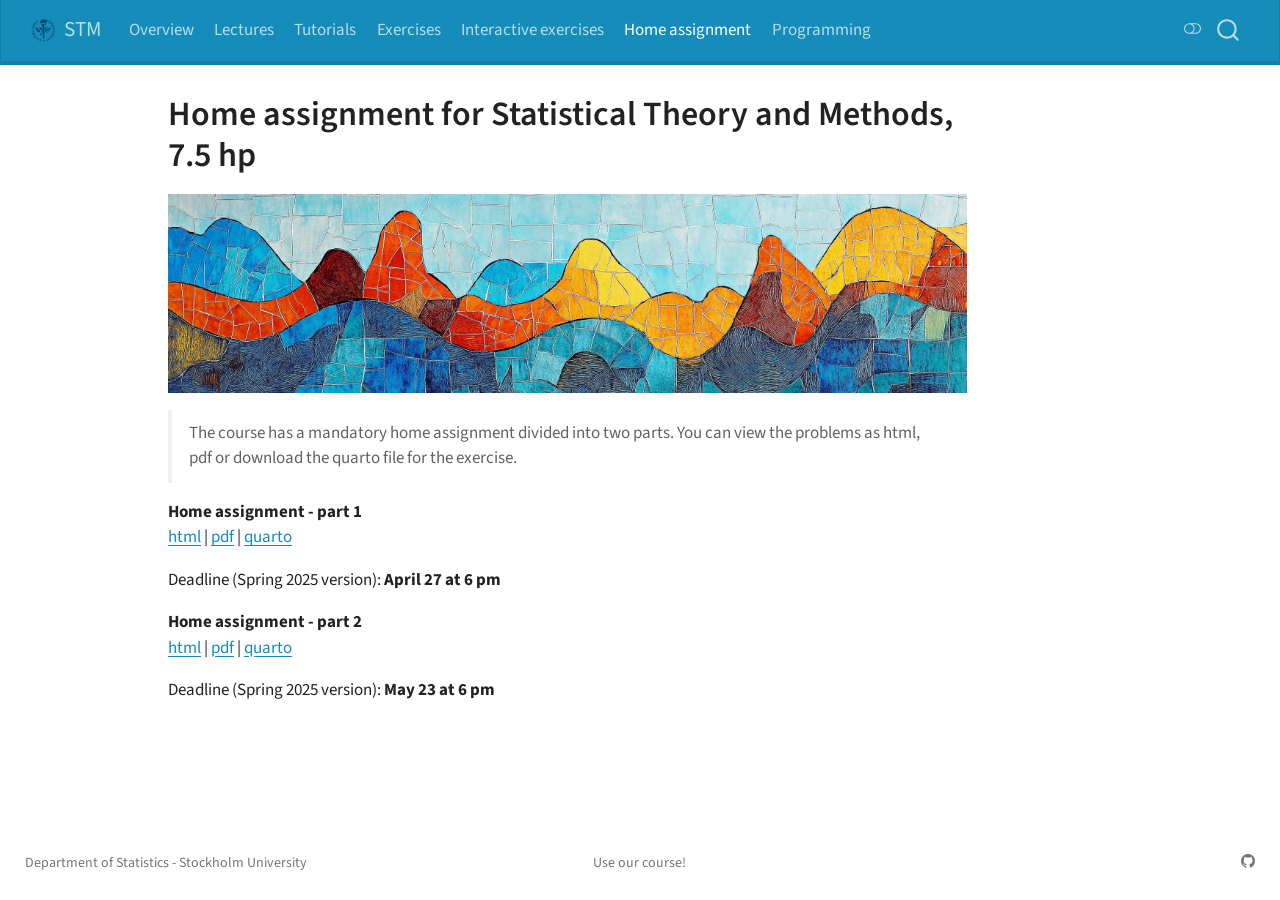
<file: docs/homeassignment.html>
<!DOCTYPE html>
<html xmlns="http://www.w3.org/1999/xhtml" lang="en" xml:lang="en"><head>

<meta charset="utf-8">
<meta name="generator" content="quarto-1.10.18">

<meta name="viewport" content="width=device-width, initial-scale=1.0, user-scalable=yes">


<title>Home assignment for Statistical Theory and Methods, 7.5 hp – STM</title>
<style>
/* Default styles provided by pandoc.
** See https://pandoc.org/MANUAL.html#variables-for-html for config info.
*/
span.smallcaps{font-variant: small-caps;}
div.columns{display: flex; gap: 1.5em;}
div.column{flex: auto;}
@media screen {
div.columns{gap: min(4vw, 1.5em);}
div.column{overflow-x: auto;}
}
div.hanging-indent{margin-left: 1.5em; text-indent: -1.5em;}
ul.task-list{list-style: none;}
ul.task-list li input[type="checkbox"] {
  width: 0.8em;
  margin: 0 0.8em 0.2em -1em; /* quarto-specific, see https://github.com/quarto-dev/quarto-cli/issues/4556 */ 
  vertical-align: middle;
}
</style>


<script src="site_libs/quarto-nav/quarto-nav.js"></script>
<script src="site_libs/quarto-nav/headroom.min.js"></script>
<script src="site_libs/clipboard/clipboard.min.js"></script>
<script src="site_libs/quarto-search/autocomplete.umd.js"></script>
<script src="site_libs/quarto-search/fuse.min.js"></script>
<script src="site_libs/quarto-search/quarto-search.js"></script>
<meta name="quarto:offset" content="./">
<link href=".//misc/favicons/favicon.ico" rel="icon">
<script src="site_libs/quarto-html/quarto.js" type="module"></script>
<script src="site_libs/quarto-html/tabsets/tabsets.js" type="module"></script>
<script src="site_libs/quarto-html/popper.min.js"></script>
<script src="site_libs/quarto-html/tippy.umd.min.js"></script>
<script src="site_libs/quarto-html/anchor.min.js"></script>
<link href="site_libs/quarto-html/tippy.css" rel="stylesheet">
<link href="site_libs/quarto-html/quarto-syntax-highlighting-64a204ab8560d761af7679ceaba22944.css" rel="stylesheet" class="quarto-color-scheme" id="quarto-text-highlighting-styles">
<link href="site_libs/quarto-html/quarto-syntax-highlighting-dark-b85bc7c33db8c58e0ec93c3465666fed.css" rel="stylesheet" class="quarto-color-scheme quarto-color-alternate" id="quarto-text-highlighting-styles">
<link href="site_libs/quarto-html/quarto-syntax-highlighting-64a204ab8560d761af7679ceaba22944.css" rel="stylesheet" class="quarto-color-scheme-extra" id="quarto-text-highlighting-styles">
<script src="site_libs/bootstrap/bootstrap.min.js"></script>
<link href="site_libs/bootstrap/bootstrap-icons.css" rel="stylesheet">
<link href="site_libs/bootstrap/bootstrap-d8647612971f28d0d73e6323d349ddcf.min.css" rel="stylesheet" append-hash="true" class="quarto-color-scheme" id="quarto-bootstrap" data-mode="light">
<link href="site_libs/bootstrap/bootstrap-dark-4ce59161291963d4bff981ec91cc03dc.min.css" rel="stylesheet" append-hash="true" class="quarto-color-scheme quarto-color-alternate" id="quarto-bootstrap" data-mode="dark">
<link href="site_libs/bootstrap/bootstrap-d8647612971f28d0d73e6323d349ddcf.min.css" rel="stylesheet" append-hash="true" class="quarto-color-scheme-extra" id="quarto-bootstrap" data-mode="light">
<script id="quarto-search-options" type="application/json">{
  "location": "navbar",
  "copy-button": false,
  "collapse-after": 3,
  "panel-placement": "end",
  "type": "overlay",
  "limit": 50,
  "keyboard-shortcut": [
    "f",
    "/",
    "s"
  ],
  "show-item-context": false,
  "language": {
    "search-no-results-text": "No results",
    "search-matching-documents-text": "matching documents",
    "search-copy-link-title": "Copy link to search",
    "search-hide-matches-text": "Hide additional matches",
    "search-more-match-text": "more match in this document",
    "search-more-matches-text": "more matches in this document",
    "search-clear-button-title": "Clear",
    "search-text-placeholder": "",
    "search-detached-cancel-button-title": "Cancel",
    "search-submit-button-title": "Submit",
    "search-label": "Search"
  }
}</script>


<link rel="stylesheet" href="styles.css">
</head>

<body class="nav-fixed quarto-light"><script id="quarto-html-before-body" type="application/javascript">
    const toggleBodyColorMode = (bsSheetEl) => {
      const mode = bsSheetEl.getAttribute("data-mode");
      const bodyEl = window.document.querySelector("body");
      if (mode === "dark") {
        bodyEl.classList.add("quarto-dark");
        bodyEl.classList.remove("quarto-light");
      } else {
        bodyEl.classList.add("quarto-light");
        bodyEl.classList.remove("quarto-dark");
      }
    }
    const toggleBodyColorPrimary = () => {
      const bsSheetEl = window.document.querySelector("link#quarto-bootstrap:not([rel=disabled-stylesheet])");
      if (bsSheetEl) {
        toggleBodyColorMode(bsSheetEl);
      }
    }
    const setColorSchemeToggle = (alternate) => {
      const toggles = window.document.querySelectorAll('.quarto-color-scheme-toggle');
      for (let i=0; i < toggles.length; i++) {
        const toggle = toggles[i];
        if (toggle) {
          if (alternate) {
            toggle.classList.add("alternate");
          } else {
            toggle.classList.remove("alternate");
          }
        }
      }
    };
    const toggleColorMode = (alternate) => {
      // Switch the stylesheets
      const primaryStylesheets = window.document.querySelectorAll('link.quarto-color-scheme:not(.quarto-color-alternate)');
      const alternateStylesheets = window.document.querySelectorAll('link.quarto-color-scheme.quarto-color-alternate');
      manageTransitions('#quarto-margin-sidebar .nav-link', false);
      if (alternate) {
        // note: dark is layered on light, we don't disable primary!
        enableStylesheet(alternateStylesheets);
        for (const sheetNode of alternateStylesheets) {
          if (sheetNode.id === "quarto-bootstrap") {
            toggleBodyColorMode(sheetNode);
          }
        }
      } else {
        disableStylesheet(alternateStylesheets);
        enableStylesheet(primaryStylesheets)
        toggleBodyColorPrimary();
      }
      manageTransitions('#quarto-margin-sidebar .nav-link', true);
      // Switch the toggles
      setColorSchemeToggle(alternate)
      // Hack to workaround the fact that safari doesn't
      // properly recolor the scrollbar when toggling (#1455)
      if (navigator.userAgent.indexOf('Safari') > 0 && navigator.userAgent.indexOf('Chrome') == -1) {
        manageTransitions("body", false);
        window.scrollTo(0, 1);
        setTimeout(() => {
          window.scrollTo(0, 0);
          manageTransitions("body", true);
        }, 40);
      }
    }
    const disableStylesheet = (stylesheets) => {
      for (let i=0; i < stylesheets.length; i++) {
        const stylesheet = stylesheets[i];
        stylesheet.rel = 'disabled-stylesheet';
      }
    }
    const enableStylesheet = (stylesheets) => {
      for (let i=0; i < stylesheets.length; i++) {
        const stylesheet = stylesheets[i];
        if(stylesheet.rel !== 'stylesheet') { // for Chrome, which will still FOUC without this check
          stylesheet.rel = 'stylesheet';
        }
      }
    }
    const manageTransitions = (selector, allowTransitions) => {
      const els = window.document.querySelectorAll(selector);
      for (let i=0; i < els.length; i++) {
        const el = els[i];
        if (allowTransitions) {
          el.classList.remove('notransition');
        } else {
          el.classList.add('notransition');
        }
      }
    }
    const isFileUrl = () => {
      return window.location.protocol === 'file:';
    }
    const hasAlternateSentinel = () => {
      let styleSentinel = getColorSchemeSentinel();
      if (styleSentinel !== null) {
        return styleSentinel === "alternate";
      } else {
        return false;
      }
    }
    const setStyleSentinel = (alternate) => {
      const value = alternate ? "alternate" : "default";
      if (!isFileUrl()) {
        window.localStorage.setItem("quarto-color-scheme", value);
      } else {
        localAlternateSentinel = value;
      }
    }
    const getColorSchemeSentinel = () => {
      if (!isFileUrl()) {
        const storageValue = window.localStorage.getItem("quarto-color-scheme");
        return storageValue != null ? storageValue : localAlternateSentinel;
      } else {
        return localAlternateSentinel;
      }
    }
    const toggleGiscusIfUsed = (isAlternate, darkModeDefault) => {
      const baseTheme = document.querySelector('#giscus-base-theme')?.value ?? 'light';
      const alternateTheme = document.querySelector('#giscus-alt-theme')?.value ?? 'dark';
      let newTheme = '';
      if(authorPrefersDark) {
        newTheme = isAlternate ? baseTheme : alternateTheme;
      } else {
        newTheme = isAlternate ? alternateTheme : baseTheme;
      }
      const changeGiscusTheme = () => {
        // From: https://github.com/giscus/giscus/issues/336
        const sendMessage = (message) => {
          const iframe = document.querySelector('iframe.giscus-frame');
          if (!iframe) return;
          iframe.contentWindow.postMessage({ giscus: message }, 'https://giscus.app');
        }
        sendMessage({
          setConfig: {
            theme: newTheme
          }
        });
      }
      const isGiscussLoaded = window.document.querySelector('iframe.giscus-frame') !== null;
      if (isGiscussLoaded) {
        changeGiscusTheme();
      }
    };
    const authorPrefersDark = false;
    const darkModeDefault = authorPrefersDark;
      document.querySelector('link#quarto-text-highlighting-styles.quarto-color-scheme-extra').rel = 'disabled-stylesheet';
      document.querySelector('link#quarto-bootstrap.quarto-color-scheme-extra').rel = 'disabled-stylesheet';
    let localAlternateSentinel = darkModeDefault ? 'alternate' : 'default';
    // Dark / light mode switch
    window.quartoToggleColorScheme = () => {
      // Read the current dark / light value
      let toAlternate = !hasAlternateSentinel();
      toggleColorMode(toAlternate);
      setStyleSentinel(toAlternate);
      toggleGiscusIfUsed(toAlternate, darkModeDefault);
      window.dispatchEvent(new Event('resize'));
    };
    // Switch to dark mode if need be
    if (hasAlternateSentinel()) {
      toggleColorMode(true);
    } else {
      toggleColorMode(false);
    }
  </script>

<div id="quarto-search-results"></div>
  <header id="quarto-header" class="headroom fixed-top">
    <nav class="navbar navbar-expand-lg " data-bs-theme="dark">
      <div class="navbar-container container-fluid">
      <div class="navbar-brand-container mx-auto">
    <a href="./index.html" class="navbar-brand navbar-brand-logo">
    <img src="./misc/SU_logo_small.png" alt="" class="navbar-logo light-content">
    <img src="./misc/SU_logo_small.png" alt="" class="navbar-logo dark-content">
    </a>
    <a class="navbar-brand" href="./index.html">
    <span class="navbar-title">STM</span>
    </a>
  </div>
            <div id="quarto-search" class="" title="Search"></div>
          <button class="navbar-toggler" type="button" data-bs-toggle="collapse" data-bs-target="#navbarCollapse" aria-controls="navbarCollapse" role="menu" aria-expanded="false" aria-label="Toggle navigation" onclick="if (window.quartoToggleHeadroom) { window.quartoToggleHeadroom(); }">
  <span class="navbar-toggler-icon"></span>
</button>
          <div class="collapse navbar-collapse" id="navbarCollapse">
            <ul class="navbar-nav navbar-nav-scroll me-auto">
  <li class="nav-item">
    <a class="nav-link" href="./index.html"> 
<span class="menu-text">Overview</span></a>
  </li>  
  <li class="nav-item">
    <a class="nav-link" href="./lectures.html"> 
<span class="menu-text">Lectures</span></a>
  </li>  
  <li class="nav-item">
    <a class="nav-link" href="./tutorials.html"> 
<span class="menu-text">Tutorials</span></a>
  </li>  
  <li class="nav-item">
    <a class="nav-link" href="./exercises.html"> 
<span class="menu-text">Exercises</span></a>
  </li>  
  <li class="nav-item">
    <a class="nav-link" href="./interactive_exercises.html"> 
<span class="menu-text">Interactive exercises</span></a>
  </li>  
  <li class="nav-item">
    <a class="nav-link active" href="./homeassignment.html" aria-current="page"> 
<span class="menu-text">Home assignment</span></a>
  </li>  
  <li class="nav-item">
    <a class="nav-link" href="./coding.html"> 
<span class="menu-text">Programming</span></a>
  </li>  
</ul>
          </div> <!-- /navcollapse -->
            <div class="quarto-navbar-tools">
  <a href="" class="quarto-color-scheme-toggle quarto-navigation-tool  px-1" onclick="window.quartoToggleColorScheme(); return false;" title="Toggle dark mode"><i class="bi"></i></a>
</div>
      </div> <!-- /container-fluid -->
    </nav>
</header>
<!-- content -->
<div id="quarto-content" class="quarto-container page-columns page-rows-contents page-layout-article page-navbar">
<!-- sidebar -->
<!-- margin-sidebar -->
    <div id="quarto-margin-sidebar" class="sidebar margin-sidebar zindex-bottom">
        
    </div>
<!-- main -->
<main class="content" id="quarto-document-content">


<header id="title-block-header" class="quarto-title-block default">
<div class="quarto-title">
<h1 class="title">Home assignment for Statistical Theory and Methods, 7.5 hp</h1>
</div>



<div class="quarto-title-meta">

    
  
    
  </div>
  


</header>


<p><img src="misc/mixture_mosaic6.png" alt="AI generated image of a mixture distribution" class="center" width="100%"></p>
<blockquote class="blockquote">
<p>The course has a mandatory home assignment divided into two parts. You can view the problems as html, pdf or download the quarto file for the exercise.</p>
</blockquote>
<p><strong>Home assignment - part 1</strong><br>
<a href="./assignment/AssignmentPart1.html">html</a> | <a href="assignment/AssignmentPart1.pdf">pdf</a> | <a href="https://github.com/StatisticsSU/STM/raw/main/assignment/AssignmentPart1.qmd">quarto</a></p>
<p>Deadline (Spring 2025 version): <strong>April 27 at 6 pm</strong></p>
<p><strong>Home assignment - part 2</strong><br>
<a href="./assignment/AssignmentPart2.html">html</a> | <a href="assignment/AssignmentPart2.pdf">pdf</a> | <a href="https://github.com/StatisticsSU/STM/raw/main/assignment/AssignmentPart2.qmd">quarto</a></p>
<p>Deadline (Spring 2025 version): <strong>May 23 at 6 pm</strong></p>



</main> <!-- /main -->
<script id="quarto-html-after-body" type="application/javascript">
  window.document.addEventListener("DOMContentLoaded", function (event) {
    // Ensure there is a toggle, if there isn't float one in the top right
    if (window.document.querySelector('.quarto-color-scheme-toggle') === null) {
      const a = window.document.createElement('a');
      a.classList.add('top-right');
      a.classList.add('quarto-color-scheme-toggle');
      a.href = "";
      a.onclick = function() { try { window.quartoToggleColorScheme(); } catch {} return false; };
      const i = window.document.createElement("i");
      i.classList.add('bi');
      a.appendChild(i);
      window.document.body.appendChild(a);
    }
    setColorSchemeToggle(hasAlternateSentinel())
    const icon = "";
    const anchorJS = new window.AnchorJS();
    anchorJS.options = {
      placement: 'right',
      icon: icon
    };
    anchorJS.add('.anchored');
    const isCodeAnnotation = (el) => {
      for (const clz of el.classList) {
        if (clz.startsWith('code-annotation-')) {                     
          return true;
        }
      }
      return false;
    }
    const onCopySuccess = function(e) {
      // button target
      const button = e.trigger;
      // don't keep focus
      button.blur();
      // flash "checked"
      button.classList.add('code-copy-button-checked');
      var currentTitle = button.getAttribute("title");
      button.setAttribute("title", "Copied!");
      let tooltip;
      if (window.bootstrap) {
        button.setAttribute("data-bs-toggle", "tooltip");
        button.setAttribute("data-bs-placement", "left");
        button.setAttribute("data-bs-title", "Copied!");
        tooltip = new bootstrap.Tooltip(button, 
          { trigger: "manual", 
            customClass: "code-copy-button-tooltip",
            offset: [0, -8]});
        tooltip.show();    
      }
      setTimeout(function() {
        if (tooltip) {
          tooltip.hide();
          button.removeAttribute("data-bs-title");
          button.removeAttribute("data-bs-toggle");
          button.removeAttribute("data-bs-placement");
        }
        button.setAttribute("title", currentTitle);
        button.classList.remove('code-copy-button-checked');
      }, 1000);
      // clear code selection
      e.clearSelection();
    }
    const getTextToCopy = function(trigger) {
      const outerScaffold = trigger.parentElement.cloneNode(true);
      const codeEl = outerScaffold.querySelector('code');
      for (const childEl of codeEl.children) {
        if (isCodeAnnotation(childEl)) {
          childEl.remove();
        }
      }
      return codeEl.innerText;
    }
    const clipboard = new window.ClipboardJS('.code-copy-button:not([data-in-quarto-modal])', {
      text: getTextToCopy
    });
    clipboard.on('success', onCopySuccess);
    if (window.document.getElementById('quarto-embedded-source-code-modal')) {
      const clipboardModal = new window.ClipboardJS('.code-copy-button[data-in-quarto-modal]', {
        text: getTextToCopy,
        container: window.document.getElementById('quarto-embedded-source-code-modal')
      });
      clipboardModal.on('success', onCopySuccess);
    }
      var localhostRegex = new RegExp(/^(?:http|https):\/\/localhost\:?[0-9]*\//);
      var mailtoRegex = new RegExp(/^mailto:/);
        var filterRegex = new RegExp('/' + window.location.host + '/');
      var isInternal = (href) => {
          return filterRegex.test(href) || localhostRegex.test(href) || mailtoRegex.test(href);
      }
      // Inspect non-navigation links and adorn them if external
     var links = window.document.querySelectorAll('a[href]:not(.nav-link):not(.navbar-brand):not(.toc-action):not(.sidebar-link):not(.sidebar-item-toggle):not(.pagination-link):not(.no-external):not([aria-hidden]):not(.dropdown-item):not(.quarto-navigation-tool):not(.about-link)');
      for (var i=0; i<links.length; i++) {
        const link = links[i];
        if (!isInternal(link.href)) {
          // undo the damage that might have been done by quarto-nav.js in the case of
          // links that we want to consider external
          if (link.dataset.originalHref !== undefined) {
            link.href = link.dataset.originalHref;
          }
        }
      }
    function tippyHover(el, contentFn, onTriggerFn, onUntriggerFn) {
      const config = {
        allowHTML: true,
        maxWidth: 500,
        delay: 100,
        arrow: false,
        appendTo: function(el) {
            return el.parentElement;
        },
        interactive: true,
        interactiveBorder: 10,
        theme: 'quarto',
        placement: 'bottom-start',
      };
      if (contentFn) {
        config.content = contentFn;
      }
      if (onTriggerFn) {
        config.onTrigger = onTriggerFn;
      }
      if (onUntriggerFn) {
        config.onUntrigger = onUntriggerFn;
      }
      window.tippy(el, config); 
    }
    const noterefs = window.document.querySelectorAll('a[role="doc-noteref"]');
    for (var i=0; i<noterefs.length; i++) {
      const ref = noterefs[i];
      tippyHover(ref, function() {
        // use id or data attribute instead here
        let href = ref.getAttribute('data-footnote-href') || ref.getAttribute('href');
        try { href = new URL(href).hash; } catch {}
        const id = href.replace(/^#\/?/, "");
        const note = window.document.getElementById(id);
        if (note) {
          return note.innerHTML;
        } else {
          return "";
        }
      });
    }
    const xrefs = window.document.querySelectorAll('a.quarto-xref');
    const processXRef = (id, note) => {
      // Strip column container classes
      const stripColumnClz = (el) => {
        el.classList.remove("page-full", "page-columns");
        if (el.children) {
          for (const child of el.children) {
            stripColumnClz(child);
          }
        }
      }
      stripColumnClz(note)
      if (id === null || id.startsWith('sec-')) {
        // Special case sections, only their first couple elements
        const container = document.createElement("div");
        if (note.children && note.children.length > 2) {
          container.appendChild(note.children[0].cloneNode(true));
          for (let i = 1; i < note.children.length; i++) {
            const child = note.children[i];
            if (child.tagName === "P" && child.innerText === "") {
              continue;
            } else {
              container.appendChild(child.cloneNode(true));
              break;
            }
          }
          if (window.Quarto?.typesetMath) {
            window.Quarto.typesetMath(container);
          }
          return container.innerHTML
        } else {
          if (window.Quarto?.typesetMath) {
            window.Quarto.typesetMath(note);
          }
          return note.innerHTML;
        }
      } else {
        // Remove any anchor links if they are present
        const anchorLink = note.querySelector('a.anchorjs-link');
        if (anchorLink) {
          anchorLink.remove();
        }
        if (window.Quarto?.typesetMath) {
          window.Quarto.typesetMath(note);
        }
        if (note.classList.contains("callout")) {
          return note.outerHTML;
        } else {
          return note.innerHTML;
        }
      }
    }
    for (var i=0; i<xrefs.length; i++) {
      const xref = xrefs[i];
      tippyHover(xref, undefined, function(instance) {
        instance.disable();
        let url = xref.getAttribute('href');
        let hash = undefined; 
        if (url.startsWith('#')) {
          hash = url;
        } else {
          try { hash = new URL(url).hash; } catch {}
        }
        if (hash) {
          const id = hash.replace(/^#\/?/, "");
          const note = window.document.getElementById(id);
          if (note !== null) {
            try {
              const html = processXRef(id, note.cloneNode(true));
              instance.setContent(html);
            } finally {
              instance.enable();
              instance.show();
            }
          } else {
            // See if we can fetch this
            fetch(url.split('#')[0])
            .then(res => res.text())
            .then(html => {
              const parser = new DOMParser();
              const htmlDoc = parser.parseFromString(html, "text/html");
              const note = htmlDoc.getElementById(id);
              if (note !== null) {
                const html = processXRef(id, note);
                instance.setContent(html);
              } 
            }).finally(() => {
              instance.enable();
              instance.show();
            });
          }
        } else {
          // See if we can fetch a full url (with no hash to target)
          // This is a special case and we should probably do some content thinning / targeting
          fetch(url)
          .then(res => res.text())
          .then(html => {
            const parser = new DOMParser();
            const htmlDoc = parser.parseFromString(html, "text/html");
            const note = htmlDoc.querySelector('main.content');
            if (note !== null) {
              // This should only happen for chapter cross references
              // (since there is no id in the URL)
              // remove the first header
              if (note.children.length > 0 && note.children[0].tagName === "HEADER") {
                note.children[0].remove();
              }
              const html = processXRef(null, note);
              instance.setContent(html);
            } 
          }).finally(() => {
            instance.enable();
            instance.show();
          });
        }
      }, function(instance) {
      });
    }
        let selectedAnnoteEl;
        const selectorForAnnotation = ( cell, annotation) => {
          let cellAttr = 'data-code-cell="' + cell + '"';
          let lineAttr = 'data-code-annotation="' +  annotation + '"';
          const selector = 'span[' + cellAttr + '][' + lineAttr + ']';
          return selector;
        }
        const selectCodeLines = (annoteEl) => {
          const doc = window.document;
          const targetCell = annoteEl.getAttribute("data-target-cell");
          const targetAnnotation = annoteEl.getAttribute("data-target-annotation");
          const annoteSpan = window.document.querySelector(selectorForAnnotation(targetCell, targetAnnotation));
          const lines = annoteSpan.getAttribute("data-code-lines").split(",");
          const lineIds = lines.map((line) => {
            return targetCell + "-" + line;
          })
          let top = null;
          let height = null;
          let parent = null;
          if (lineIds.length > 0) {
              //compute the position of the single el (top and bottom and make a div)
              const el = window.document.getElementById(lineIds[0]);
              top = el.offsetTop;
              height = el.offsetHeight;
              parent = el.parentElement.parentElement;
            if (lineIds.length > 1) {
              const lastEl = window.document.getElementById(lineIds[lineIds.length - 1]);
              const bottom = lastEl.offsetTop + lastEl.offsetHeight;
              height = bottom - top;
            }
            if (top !== null && height !== null && parent !== null) {
              // cook up a div (if necessary) and position it 
              let div = window.document.getElementById("code-annotation-line-highlight");
              if (div === null) {
                div = window.document.createElement("div");
                div.setAttribute("id", "code-annotation-line-highlight");
                div.style.position = 'absolute';
                parent.appendChild(div);
              }
              div.style.top = top - 2 + "px";
              div.style.height = height + 4 + "px";
              div.style.left = 0;
              let gutterDiv = window.document.getElementById("code-annotation-line-highlight-gutter");
              if (gutterDiv === null) {
                gutterDiv = window.document.createElement("div");
                gutterDiv.setAttribute("id", "code-annotation-line-highlight-gutter");
                gutterDiv.style.position = 'absolute';
                const codeCell = window.document.getElementById(targetCell);
                const gutter = codeCell.querySelector('.code-annotation-gutter');
                gutter.appendChild(gutterDiv);
              }
              gutterDiv.style.top = top - 2 + "px";
              gutterDiv.style.height = height + 4 + "px";
            }
            selectedAnnoteEl = annoteEl;
          }
        };
        const unselectCodeLines = () => {
          const elementsIds = ["code-annotation-line-highlight", "code-annotation-line-highlight-gutter"];
          elementsIds.forEach((elId) => {
            const div = window.document.getElementById(elId);
            if (div) {
              div.remove();
            }
          });
          selectedAnnoteEl = undefined;
        };
          // Handle positioning of the toggle
      window.addEventListener(
        "resize",
        throttle(() => {
          elRect = undefined;
          if (selectedAnnoteEl) {
            selectCodeLines(selectedAnnoteEl);
          }
        }, 10)
      );
      function throttle(fn, ms) {
      let throttle = false;
      let timer;
        return (...args) => {
          if(!throttle) { // first call gets through
              fn.apply(this, args);
              throttle = true;
          } else { // all the others get throttled
              if(timer) clearTimeout(timer); // cancel #2
              timer = setTimeout(() => {
                fn.apply(this, args);
                timer = throttle = false;
              }, ms);
          }
        };
      }
        // Attach click handler to the DT
        const annoteDls = window.document.querySelectorAll('dt[data-target-cell]');
        for (const annoteDlNode of annoteDls) {
          annoteDlNode.addEventListener('click', (event) => {
            const clickedEl = event.target;
            if (clickedEl !== selectedAnnoteEl) {
              unselectCodeLines();
              const activeEl = window.document.querySelector('dt[data-target-cell].code-annotation-active');
              if (activeEl) {
                activeEl.classList.remove('code-annotation-active');
              }
              selectCodeLines(clickedEl);
              clickedEl.classList.add('code-annotation-active');
            } else {
              // Unselect the line
              unselectCodeLines();
              clickedEl.classList.remove('code-annotation-active');
            }
          });
        }
    const findCites = (el) => {
      const parentEl = el.parentElement;
      if (parentEl) {
        const cites = parentEl.dataset.cites;
        if (cites) {
          return {
            el,
            cites: cites.split(' ')
          };
        } else {
          return findCites(el.parentElement)
        }
      } else {
        return undefined;
      }
    };
    var bibliorefs = window.document.querySelectorAll('a[role="doc-biblioref"]');
    for (var i=0; i<bibliorefs.length; i++) {
      const ref = bibliorefs[i];
      const citeInfo = findCites(ref);
      if (citeInfo) {
        tippyHover(citeInfo.el, function() {
          var popup = window.document.createElement('div');
          citeInfo.cites.forEach(function(cite) {
            var citeDiv = window.document.createElement('div');
            citeDiv.classList.add('hanging-indent');
            citeDiv.classList.add('csl-entry');
            var biblioDiv = window.document.getElementById('ref-' + cite);
            if (biblioDiv) {
              citeDiv.innerHTML = biblioDiv.innerHTML;
            }
            popup.appendChild(citeDiv);
          });
          return popup.innerHTML;
        });
      }
    }
  });
  </script>
</div> <!-- /content -->
<footer class="footer">
  <div class="nav-footer">
    <div class="nav-footer-left">
      <ul class="footer-items list-unstyled">
    <li class="nav-item">
    <a class="nav-link" href="https://www.su.se/statistiska-institutionen/">
<p>Department of Statistics - Stockholm University</p>
</a>
  </li>  
</ul>
    </div>   
    <div class="nav-footer-center">
      <ul class="footer-items list-unstyled">
    <li class="nav-item">
 Use our course!
  </li>  
</ul>
    </div>
    <div class="nav-footer-right">
      <ul class="footer-items list-unstyled">
    <li class="nav-item compact">
    <a class="nav-link" href="https://github.com/StatisticsSU/STM">
      <i class="bi bi-github" role="img" aria-label="Quarto GitHub">
</i> 
    </a>
  </li>  
</ul>
    </div>
  </div>
</footer>




</body></html>
</file>
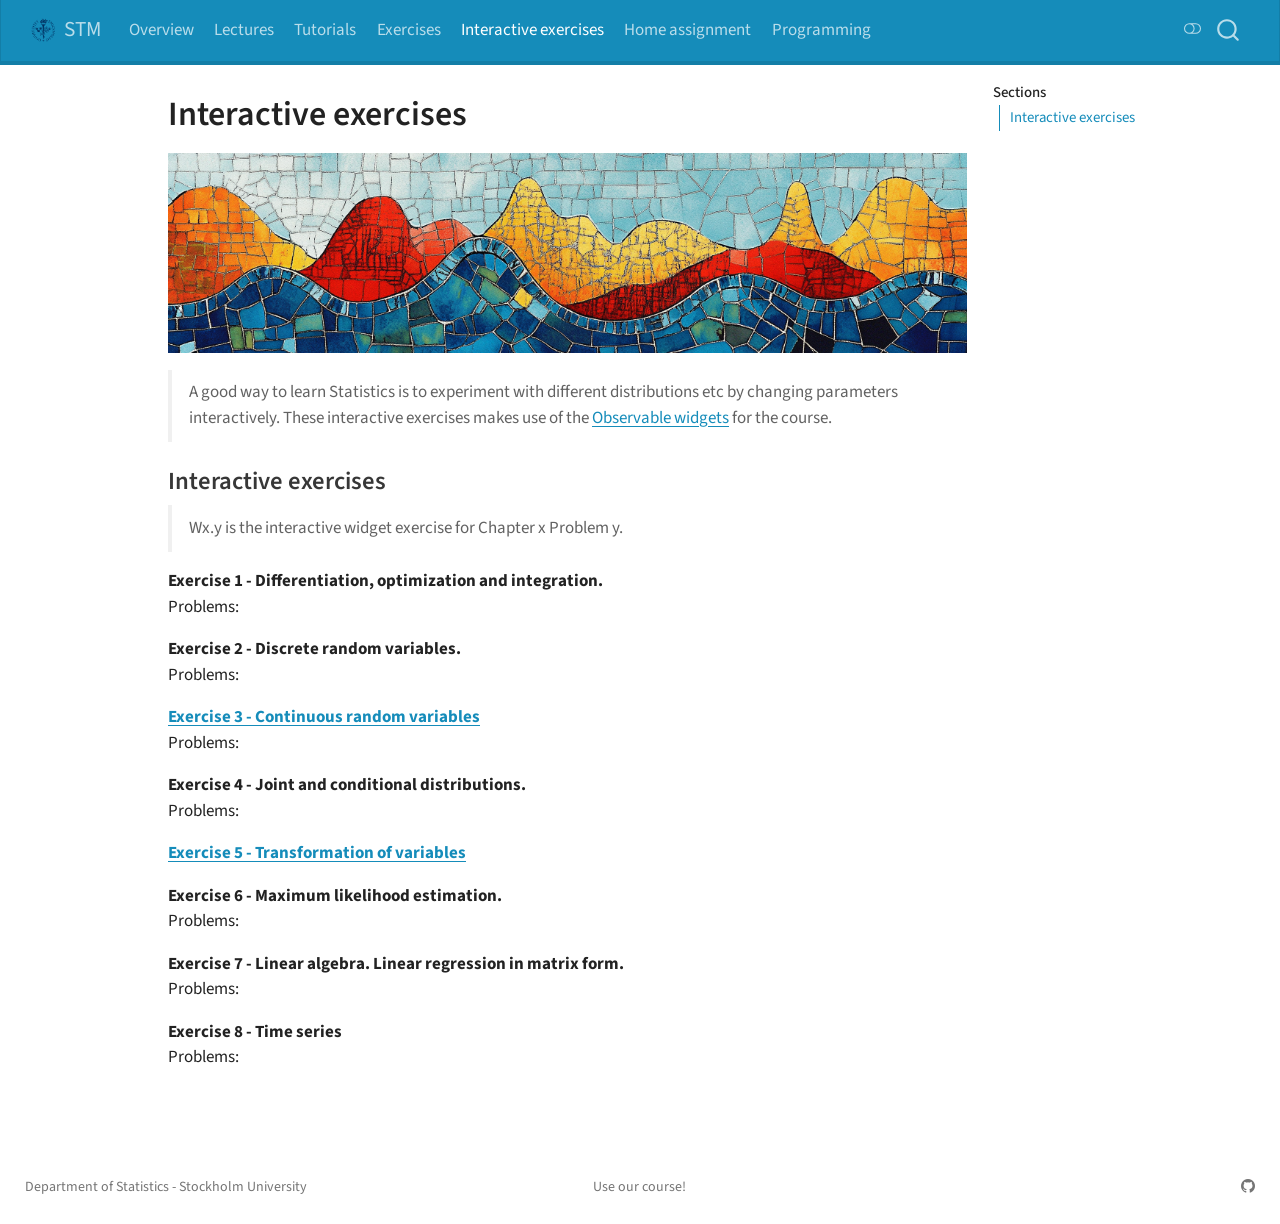
<file: docs/interactive_exercises.html>
<!DOCTYPE html>
<html xmlns="http://www.w3.org/1999/xhtml" lang="en" xml:lang="en"><head>

<meta charset="utf-8">
<meta name="generator" content="quarto-1.10.18">

<meta name="viewport" content="width=device-width, initial-scale=1.0, user-scalable=yes">


<title>Interactive exercises – STM</title>
<style>
/* Default styles provided by pandoc.
** See https://pandoc.org/MANUAL.html#variables-for-html for config info.
*/
span.smallcaps{font-variant: small-caps;}
div.columns{display: flex; gap: 1.5em;}
div.column{flex: auto;}
@media screen {
div.columns{gap: min(4vw, 1.5em);}
div.column{overflow-x: auto;}
}
div.hanging-indent{margin-left: 1.5em; text-indent: -1.5em;}
ul.task-list{list-style: none;}
ul.task-list li input[type="checkbox"] {
  width: 0.8em;
  margin: 0 0.8em 0.2em -1em; /* quarto-specific, see https://github.com/quarto-dev/quarto-cli/issues/4556 */ 
  vertical-align: middle;
}
</style>


<script src="site_libs/quarto-nav/quarto-nav.js"></script>
<script src="site_libs/quarto-nav/headroom.min.js"></script>
<script src="site_libs/clipboard/clipboard.min.js"></script>
<script src="site_libs/quarto-search/autocomplete.umd.js"></script>
<script src="site_libs/quarto-search/fuse.min.js"></script>
<script src="site_libs/quarto-search/quarto-search.js"></script>
<meta name="quarto:offset" content="./">
<link href=".//misc/favicons/favicon.ico" rel="icon">
<script src="site_libs/quarto-html/quarto.js" type="module"></script>
<script src="site_libs/quarto-html/tabsets/tabsets.js" type="module"></script>
<script src="site_libs/quarto-html/popper.min.js"></script>
<script src="site_libs/quarto-html/tippy.umd.min.js"></script>
<script src="site_libs/quarto-html/anchor.min.js"></script>
<link href="site_libs/quarto-html/tippy.css" rel="stylesheet">
<link href="site_libs/quarto-html/quarto-syntax-highlighting-64a204ab8560d761af7679ceaba22944.css" rel="stylesheet" class="quarto-color-scheme" id="quarto-text-highlighting-styles">
<link href="site_libs/quarto-html/quarto-syntax-highlighting-dark-b85bc7c33db8c58e0ec93c3465666fed.css" rel="stylesheet" class="quarto-color-scheme quarto-color-alternate" id="quarto-text-highlighting-styles">
<link href="site_libs/quarto-html/quarto-syntax-highlighting-64a204ab8560d761af7679ceaba22944.css" rel="stylesheet" class="quarto-color-scheme-extra" id="quarto-text-highlighting-styles">
<script src="site_libs/bootstrap/bootstrap.min.js"></script>
<link href="site_libs/bootstrap/bootstrap-icons.css" rel="stylesheet">
<link href="site_libs/bootstrap/bootstrap-d8647612971f28d0d73e6323d349ddcf.min.css" rel="stylesheet" append-hash="true" class="quarto-color-scheme" id="quarto-bootstrap" data-mode="light">
<link href="site_libs/bootstrap/bootstrap-dark-4ce59161291963d4bff981ec91cc03dc.min.css" rel="stylesheet" append-hash="true" class="quarto-color-scheme quarto-color-alternate" id="quarto-bootstrap" data-mode="dark">
<link href="site_libs/bootstrap/bootstrap-d8647612971f28d0d73e6323d349ddcf.min.css" rel="stylesheet" append-hash="true" class="quarto-color-scheme-extra" id="quarto-bootstrap" data-mode="light">
<script id="quarto-search-options" type="application/json">{
  "location": "navbar",
  "copy-button": false,
  "collapse-after": 3,
  "panel-placement": "end",
  "type": "overlay",
  "limit": 50,
  "keyboard-shortcut": [
    "f",
    "/",
    "s"
  ],
  "show-item-context": false,
  "language": {
    "search-no-results-text": "No results",
    "search-matching-documents-text": "matching documents",
    "search-copy-link-title": "Copy link to search",
    "search-hide-matches-text": "Hide additional matches",
    "search-more-match-text": "more match in this document",
    "search-more-matches-text": "more matches in this document",
    "search-clear-button-title": "Clear",
    "search-text-placeholder": "",
    "search-detached-cancel-button-title": "Cancel",
    "search-submit-button-title": "Submit",
    "search-label": "Search"
  }
}</script>


<link rel="stylesheet" href="styles.css">
</head>

<body class="nav-fixed quarto-light"><script id="quarto-html-before-body" type="application/javascript">
    const toggleBodyColorMode = (bsSheetEl) => {
      const mode = bsSheetEl.getAttribute("data-mode");
      const bodyEl = window.document.querySelector("body");
      if (mode === "dark") {
        bodyEl.classList.add("quarto-dark");
        bodyEl.classList.remove("quarto-light");
      } else {
        bodyEl.classList.add("quarto-light");
        bodyEl.classList.remove("quarto-dark");
      }
    }
    const toggleBodyColorPrimary = () => {
      const bsSheetEl = window.document.querySelector("link#quarto-bootstrap:not([rel=disabled-stylesheet])");
      if (bsSheetEl) {
        toggleBodyColorMode(bsSheetEl);
      }
    }
    const setColorSchemeToggle = (alternate) => {
      const toggles = window.document.querySelectorAll('.quarto-color-scheme-toggle');
      for (let i=0; i < toggles.length; i++) {
        const toggle = toggles[i];
        if (toggle) {
          if (alternate) {
            toggle.classList.add("alternate");
          } else {
            toggle.classList.remove("alternate");
          }
        }
      }
    };
    const toggleColorMode = (alternate) => {
      // Switch the stylesheets
      const primaryStylesheets = window.document.querySelectorAll('link.quarto-color-scheme:not(.quarto-color-alternate)');
      const alternateStylesheets = window.document.querySelectorAll('link.quarto-color-scheme.quarto-color-alternate');
      manageTransitions('#quarto-margin-sidebar .nav-link', false);
      if (alternate) {
        // note: dark is layered on light, we don't disable primary!
        enableStylesheet(alternateStylesheets);
        for (const sheetNode of alternateStylesheets) {
          if (sheetNode.id === "quarto-bootstrap") {
            toggleBodyColorMode(sheetNode);
          }
        }
      } else {
        disableStylesheet(alternateStylesheets);
        enableStylesheet(primaryStylesheets)
        toggleBodyColorPrimary();
      }
      manageTransitions('#quarto-margin-sidebar .nav-link', true);
      // Switch the toggles
      setColorSchemeToggle(alternate)
      // Hack to workaround the fact that safari doesn't
      // properly recolor the scrollbar when toggling (#1455)
      if (navigator.userAgent.indexOf('Safari') > 0 && navigator.userAgent.indexOf('Chrome') == -1) {
        manageTransitions("body", false);
        window.scrollTo(0, 1);
        setTimeout(() => {
          window.scrollTo(0, 0);
          manageTransitions("body", true);
        }, 40);
      }
    }
    const disableStylesheet = (stylesheets) => {
      for (let i=0; i < stylesheets.length; i++) {
        const stylesheet = stylesheets[i];
        stylesheet.rel = 'disabled-stylesheet';
      }
    }
    const enableStylesheet = (stylesheets) => {
      for (let i=0; i < stylesheets.length; i++) {
        const stylesheet = stylesheets[i];
        if(stylesheet.rel !== 'stylesheet') { // for Chrome, which will still FOUC without this check
          stylesheet.rel = 'stylesheet';
        }
      }
    }
    const manageTransitions = (selector, allowTransitions) => {
      const els = window.document.querySelectorAll(selector);
      for (let i=0; i < els.length; i++) {
        const el = els[i];
        if (allowTransitions) {
          el.classList.remove('notransition');
        } else {
          el.classList.add('notransition');
        }
      }
    }
    const isFileUrl = () => {
      return window.location.protocol === 'file:';
    }
    const hasAlternateSentinel = () => {
      let styleSentinel = getColorSchemeSentinel();
      if (styleSentinel !== null) {
        return styleSentinel === "alternate";
      } else {
        return false;
      }
    }
    const setStyleSentinel = (alternate) => {
      const value = alternate ? "alternate" : "default";
      if (!isFileUrl()) {
        window.localStorage.setItem("quarto-color-scheme", value);
      } else {
        localAlternateSentinel = value;
      }
    }
    const getColorSchemeSentinel = () => {
      if (!isFileUrl()) {
        const storageValue = window.localStorage.getItem("quarto-color-scheme");
        return storageValue != null ? storageValue : localAlternateSentinel;
      } else {
        return localAlternateSentinel;
      }
    }
    const toggleGiscusIfUsed = (isAlternate, darkModeDefault) => {
      const baseTheme = document.querySelector('#giscus-base-theme')?.value ?? 'light';
      const alternateTheme = document.querySelector('#giscus-alt-theme')?.value ?? 'dark';
      let newTheme = '';
      if(authorPrefersDark) {
        newTheme = isAlternate ? baseTheme : alternateTheme;
      } else {
        newTheme = isAlternate ? alternateTheme : baseTheme;
      }
      const changeGiscusTheme = () => {
        // From: https://github.com/giscus/giscus/issues/336
        const sendMessage = (message) => {
          const iframe = document.querySelector('iframe.giscus-frame');
          if (!iframe) return;
          iframe.contentWindow.postMessage({ giscus: message }, 'https://giscus.app');
        }
        sendMessage({
          setConfig: {
            theme: newTheme
          }
        });
      }
      const isGiscussLoaded = window.document.querySelector('iframe.giscus-frame') !== null;
      if (isGiscussLoaded) {
        changeGiscusTheme();
      }
    };
    const authorPrefersDark = false;
    const darkModeDefault = authorPrefersDark;
      document.querySelector('link#quarto-text-highlighting-styles.quarto-color-scheme-extra').rel = 'disabled-stylesheet';
      document.querySelector('link#quarto-bootstrap.quarto-color-scheme-extra').rel = 'disabled-stylesheet';
    let localAlternateSentinel = darkModeDefault ? 'alternate' : 'default';
    // Dark / light mode switch
    window.quartoToggleColorScheme = () => {
      // Read the current dark / light value
      let toAlternate = !hasAlternateSentinel();
      toggleColorMode(toAlternate);
      setStyleSentinel(toAlternate);
      toggleGiscusIfUsed(toAlternate, darkModeDefault);
      window.dispatchEvent(new Event('resize'));
    };
    // Switch to dark mode if need be
    if (hasAlternateSentinel()) {
      toggleColorMode(true);
    } else {
      toggleColorMode(false);
    }
  </script>

<div id="quarto-search-results"></div>
  <header id="quarto-header" class="headroom fixed-top">
    <nav class="navbar navbar-expand-lg " data-bs-theme="dark">
      <div class="navbar-container container-fluid">
      <div class="navbar-brand-container mx-auto">
    <a href="./index.html" class="navbar-brand navbar-brand-logo">
    <img src="./misc/SU_logo_small.png" alt="" class="navbar-logo light-content">
    <img src="./misc/SU_logo_small.png" alt="" class="navbar-logo dark-content">
    </a>
    <a class="navbar-brand" href="./index.html">
    <span class="navbar-title">STM</span>
    </a>
  </div>
            <div id="quarto-search" class="" title="Search"></div>
          <button class="navbar-toggler" type="button" data-bs-toggle="collapse" data-bs-target="#navbarCollapse" aria-controls="navbarCollapse" role="menu" aria-expanded="false" aria-label="Toggle navigation" onclick="if (window.quartoToggleHeadroom) { window.quartoToggleHeadroom(); }">
  <span class="navbar-toggler-icon"></span>
</button>
          <div class="collapse navbar-collapse" id="navbarCollapse">
            <ul class="navbar-nav navbar-nav-scroll me-auto">
  <li class="nav-item">
    <a class="nav-link" href="./index.html"> 
<span class="menu-text">Overview</span></a>
  </li>  
  <li class="nav-item">
    <a class="nav-link" href="./lectures.html"> 
<span class="menu-text">Lectures</span></a>
  </li>  
  <li class="nav-item">
    <a class="nav-link" href="./tutorials.html"> 
<span class="menu-text">Tutorials</span></a>
  </li>  
  <li class="nav-item">
    <a class="nav-link" href="./exercises.html"> 
<span class="menu-text">Exercises</span></a>
  </li>  
  <li class="nav-item">
    <a class="nav-link active" href="./interactive_exercises.html" aria-current="page"> 
<span class="menu-text">Interactive exercises</span></a>
  </li>  
  <li class="nav-item">
    <a class="nav-link" href="./homeassignment.html"> 
<span class="menu-text">Home assignment</span></a>
  </li>  
  <li class="nav-item">
    <a class="nav-link" href="./coding.html"> 
<span class="menu-text">Programming</span></a>
  </li>  
</ul>
          </div> <!-- /navcollapse -->
            <div class="quarto-navbar-tools">
  <a href="" class="quarto-color-scheme-toggle quarto-navigation-tool  px-1" onclick="window.quartoToggleColorScheme(); return false;" title="Toggle dark mode"><i class="bi"></i></a>
</div>
      </div> <!-- /container-fluid -->
    </nav>
</header>
<!-- content -->
<div id="quarto-content" class="quarto-container page-columns page-rows-contents page-layout-article page-navbar">
<!-- sidebar -->
<!-- margin-sidebar -->
    <div id="quarto-margin-sidebar" class="sidebar margin-sidebar">
        <nav id="TOC" role="doc-toc" class="toc-active">
    <h2 id="toc-title">Sections</h2>
   
  <ul>
  <li><a href="#interactive-exercises" id="toc-interactive-exercises" class="nav-link active" data-scroll-target="#interactive-exercises">Interactive exercises</a></li>
  </ul>
</nav>
    </div>
<!-- main -->
<main class="content" id="quarto-document-content">


<header id="title-block-header" class="quarto-title-block default">
<div class="quarto-title">
<h1 class="title">Interactive exercises</h1>
</div>



<div class="quarto-title-meta">

    
  
    
  </div>
  


</header>


<p><img src="misc/mixture_mosaic3.png" alt="AI generated image of a mixture distribution" class="center" width="100%"></p>
<blockquote class="blockquote">
<p>A good way to learn Statistics is to experiment with different distributions etc by changing parameters interactively. These interactive exercises makes use of the <a href="https://observablehq.com/collection/@mattiasvillani/stm">Observable widgets</a> for the course.</p>
</blockquote>
<section id="interactive-exercises" class="level3">
<h3 class="anchored" data-anchor-id="interactive-exercises">Interactive exercises</h3>
<blockquote class="blockquote">
<p>Wx.y is the interactive widget exercise for Chapter x Problem y.</p>
</blockquote>
<p><strong>Exercise 1 - Differentiation, optimization and integration.</strong><br>
Problems:</p>
<p><strong>Exercise 2 - Discrete random variables.</strong><br>
Problems:</p>
<p><a href="./interactive_exercises/IEChapter4.html"><strong>Exercise 3 - Continuous random variables</strong></a><br>
Problems:</p>
<p><strong>Exercise 4 - Joint and conditional distributions.</strong><br>
Problems:</p>
<p><a href="./interactive_exercises/IEChapter5.html"><strong>Exercise 5 - Transformation of variables</strong></a><br>
</p>
<p><strong>Exercise 6 - Maximum likelihood estimation.</strong><br>
Problems:</p>
<p><strong>Exercise 7 - Linear algebra. Linear regression in matrix form.</strong><br>
Problems:</p>
<p><strong>Exercise 8 - Time series</strong><br>
Problems:</p>


</section>

</main> <!-- /main -->
<script id="quarto-html-after-body" type="application/javascript">
  window.document.addEventListener("DOMContentLoaded", function (event) {
    // Ensure there is a toggle, if there isn't float one in the top right
    if (window.document.querySelector('.quarto-color-scheme-toggle') === null) {
      const a = window.document.createElement('a');
      a.classList.add('top-right');
      a.classList.add('quarto-color-scheme-toggle');
      a.href = "";
      a.onclick = function() { try { window.quartoToggleColorScheme(); } catch {} return false; };
      const i = window.document.createElement("i");
      i.classList.add('bi');
      a.appendChild(i);
      window.document.body.appendChild(a);
    }
    setColorSchemeToggle(hasAlternateSentinel())
    const icon = "";
    const anchorJS = new window.AnchorJS();
    anchorJS.options = {
      placement: 'right',
      icon: icon
    };
    anchorJS.add('.anchored');
    const isCodeAnnotation = (el) => {
      for (const clz of el.classList) {
        if (clz.startsWith('code-annotation-')) {                     
          return true;
        }
      }
      return false;
    }
    const onCopySuccess = function(e) {
      // button target
      const button = e.trigger;
      // don't keep focus
      button.blur();
      // flash "checked"
      button.classList.add('code-copy-button-checked');
      var currentTitle = button.getAttribute("title");
      button.setAttribute("title", "Copied!");
      let tooltip;
      if (window.bootstrap) {
        button.setAttribute("data-bs-toggle", "tooltip");
        button.setAttribute("data-bs-placement", "left");
        button.setAttribute("data-bs-title", "Copied!");
        tooltip = new bootstrap.Tooltip(button, 
          { trigger: "manual", 
            customClass: "code-copy-button-tooltip",
            offset: [0, -8]});
        tooltip.show();    
      }
      setTimeout(function() {
        if (tooltip) {
          tooltip.hide();
          button.removeAttribute("data-bs-title");
          button.removeAttribute("data-bs-toggle");
          button.removeAttribute("data-bs-placement");
        }
        button.setAttribute("title", currentTitle);
        button.classList.remove('code-copy-button-checked');
      }, 1000);
      // clear code selection
      e.clearSelection();
    }
    const getTextToCopy = function(trigger) {
      const outerScaffold = trigger.parentElement.cloneNode(true);
      const codeEl = outerScaffold.querySelector('code');
      for (const childEl of codeEl.children) {
        if (isCodeAnnotation(childEl)) {
          childEl.remove();
        }
      }
      return codeEl.innerText;
    }
    const clipboard = new window.ClipboardJS('.code-copy-button:not([data-in-quarto-modal])', {
      text: getTextToCopy
    });
    clipboard.on('success', onCopySuccess);
    if (window.document.getElementById('quarto-embedded-source-code-modal')) {
      const clipboardModal = new window.ClipboardJS('.code-copy-button[data-in-quarto-modal]', {
        text: getTextToCopy,
        container: window.document.getElementById('quarto-embedded-source-code-modal')
      });
      clipboardModal.on('success', onCopySuccess);
    }
      var localhostRegex = new RegExp(/^(?:http|https):\/\/localhost\:?[0-9]*\//);
      var mailtoRegex = new RegExp(/^mailto:/);
        var filterRegex = new RegExp('/' + window.location.host + '/');
      var isInternal = (href) => {
          return filterRegex.test(href) || localhostRegex.test(href) || mailtoRegex.test(href);
      }
      // Inspect non-navigation links and adorn them if external
     var links = window.document.querySelectorAll('a[href]:not(.nav-link):not(.navbar-brand):not(.toc-action):not(.sidebar-link):not(.sidebar-item-toggle):not(.pagination-link):not(.no-external):not([aria-hidden]):not(.dropdown-item):not(.quarto-navigation-tool):not(.about-link)');
      for (var i=0; i<links.length; i++) {
        const link = links[i];
        if (!isInternal(link.href)) {
          // undo the damage that might have been done by quarto-nav.js in the case of
          // links that we want to consider external
          if (link.dataset.originalHref !== undefined) {
            link.href = link.dataset.originalHref;
          }
        }
      }
    function tippyHover(el, contentFn, onTriggerFn, onUntriggerFn) {
      const config = {
        allowHTML: true,
        maxWidth: 500,
        delay: 100,
        arrow: false,
        appendTo: function(el) {
            return el.parentElement;
        },
        interactive: true,
        interactiveBorder: 10,
        theme: 'quarto',
        placement: 'bottom-start',
      };
      if (contentFn) {
        config.content = contentFn;
      }
      if (onTriggerFn) {
        config.onTrigger = onTriggerFn;
      }
      if (onUntriggerFn) {
        config.onUntrigger = onUntriggerFn;
      }
      window.tippy(el, config); 
    }
    const noterefs = window.document.querySelectorAll('a[role="doc-noteref"]');
    for (var i=0; i<noterefs.length; i++) {
      const ref = noterefs[i];
      tippyHover(ref, function() {
        // use id or data attribute instead here
        let href = ref.getAttribute('data-footnote-href') || ref.getAttribute('href');
        try { href = new URL(href).hash; } catch {}
        const id = href.replace(/^#\/?/, "");
        const note = window.document.getElementById(id);
        if (note) {
          return note.innerHTML;
        } else {
          return "";
        }
      });
    }
    const xrefs = window.document.querySelectorAll('a.quarto-xref');
    const processXRef = (id, note) => {
      // Strip column container classes
      const stripColumnClz = (el) => {
        el.classList.remove("page-full", "page-columns");
        if (el.children) {
          for (const child of el.children) {
            stripColumnClz(child);
          }
        }
      }
      stripColumnClz(note)
      if (id === null || id.startsWith('sec-')) {
        // Special case sections, only their first couple elements
        const container = document.createElement("div");
        if (note.children && note.children.length > 2) {
          container.appendChild(note.children[0].cloneNode(true));
          for (let i = 1; i < note.children.length; i++) {
            const child = note.children[i];
            if (child.tagName === "P" && child.innerText === "") {
              continue;
            } else {
              container.appendChild(child.cloneNode(true));
              break;
            }
          }
          if (window.Quarto?.typesetMath) {
            window.Quarto.typesetMath(container);
          }
          return container.innerHTML
        } else {
          if (window.Quarto?.typesetMath) {
            window.Quarto.typesetMath(note);
          }
          return note.innerHTML;
        }
      } else {
        // Remove any anchor links if they are present
        const anchorLink = note.querySelector('a.anchorjs-link');
        if (anchorLink) {
          anchorLink.remove();
        }
        if (window.Quarto?.typesetMath) {
          window.Quarto.typesetMath(note);
        }
        if (note.classList.contains("callout")) {
          return note.outerHTML;
        } else {
          return note.innerHTML;
        }
      }
    }
    for (var i=0; i<xrefs.length; i++) {
      const xref = xrefs[i];
      tippyHover(xref, undefined, function(instance) {
        instance.disable();
        let url = xref.getAttribute('href');
        let hash = undefined; 
        if (url.startsWith('#')) {
          hash = url;
        } else {
          try { hash = new URL(url).hash; } catch {}
        }
        if (hash) {
          const id = hash.replace(/^#\/?/, "");
          const note = window.document.getElementById(id);
          if (note !== null) {
            try {
              const html = processXRef(id, note.cloneNode(true));
              instance.setContent(html);
            } finally {
              instance.enable();
              instance.show();
            }
          } else {
            // See if we can fetch this
            fetch(url.split('#')[0])
            .then(res => res.text())
            .then(html => {
              const parser = new DOMParser();
              const htmlDoc = parser.parseFromString(html, "text/html");
              const note = htmlDoc.getElementById(id);
              if (note !== null) {
                const html = processXRef(id, note);
                instance.setContent(html);
              } 
            }).finally(() => {
              instance.enable();
              instance.show();
            });
          }
        } else {
          // See if we can fetch a full url (with no hash to target)
          // This is a special case and we should probably do some content thinning / targeting
          fetch(url)
          .then(res => res.text())
          .then(html => {
            const parser = new DOMParser();
            const htmlDoc = parser.parseFromString(html, "text/html");
            const note = htmlDoc.querySelector('main.content');
            if (note !== null) {
              // This should only happen for chapter cross references
              // (since there is no id in the URL)
              // remove the first header
              if (note.children.length > 0 && note.children[0].tagName === "HEADER") {
                note.children[0].remove();
              }
              const html = processXRef(null, note);
              instance.setContent(html);
            } 
          }).finally(() => {
            instance.enable();
            instance.show();
          });
        }
      }, function(instance) {
      });
    }
        let selectedAnnoteEl;
        const selectorForAnnotation = ( cell, annotation) => {
          let cellAttr = 'data-code-cell="' + cell + '"';
          let lineAttr = 'data-code-annotation="' +  annotation + '"';
          const selector = 'span[' + cellAttr + '][' + lineAttr + ']';
          return selector;
        }
        const selectCodeLines = (annoteEl) => {
          const doc = window.document;
          const targetCell = annoteEl.getAttribute("data-target-cell");
          const targetAnnotation = annoteEl.getAttribute("data-target-annotation");
          const annoteSpan = window.document.querySelector(selectorForAnnotation(targetCell, targetAnnotation));
          const lines = annoteSpan.getAttribute("data-code-lines").split(",");
          const lineIds = lines.map((line) => {
            return targetCell + "-" + line;
          })
          let top = null;
          let height = null;
          let parent = null;
          if (lineIds.length > 0) {
              //compute the position of the single el (top and bottom and make a div)
              const el = window.document.getElementById(lineIds[0]);
              top = el.offsetTop;
              height = el.offsetHeight;
              parent = el.parentElement.parentElement;
            if (lineIds.length > 1) {
              const lastEl = window.document.getElementById(lineIds[lineIds.length - 1]);
              const bottom = lastEl.offsetTop + lastEl.offsetHeight;
              height = bottom - top;
            }
            if (top !== null && height !== null && parent !== null) {
              // cook up a div (if necessary) and position it 
              let div = window.document.getElementById("code-annotation-line-highlight");
              if (div === null) {
                div = window.document.createElement("div");
                div.setAttribute("id", "code-annotation-line-highlight");
                div.style.position = 'absolute';
                parent.appendChild(div);
              }
              div.style.top = top - 2 + "px";
              div.style.height = height + 4 + "px";
              div.style.left = 0;
              let gutterDiv = window.document.getElementById("code-annotation-line-highlight-gutter");
              if (gutterDiv === null) {
                gutterDiv = window.document.createElement("div");
                gutterDiv.setAttribute("id", "code-annotation-line-highlight-gutter");
                gutterDiv.style.position = 'absolute';
                const codeCell = window.document.getElementById(targetCell);
                const gutter = codeCell.querySelector('.code-annotation-gutter');
                gutter.appendChild(gutterDiv);
              }
              gutterDiv.style.top = top - 2 + "px";
              gutterDiv.style.height = height + 4 + "px";
            }
            selectedAnnoteEl = annoteEl;
          }
        };
        const unselectCodeLines = () => {
          const elementsIds = ["code-annotation-line-highlight", "code-annotation-line-highlight-gutter"];
          elementsIds.forEach((elId) => {
            const div = window.document.getElementById(elId);
            if (div) {
              div.remove();
            }
          });
          selectedAnnoteEl = undefined;
        };
          // Handle positioning of the toggle
      window.addEventListener(
        "resize",
        throttle(() => {
          elRect = undefined;
          if (selectedAnnoteEl) {
            selectCodeLines(selectedAnnoteEl);
          }
        }, 10)
      );
      function throttle(fn, ms) {
      let throttle = false;
      let timer;
        return (...args) => {
          if(!throttle) { // first call gets through
              fn.apply(this, args);
              throttle = true;
          } else { // all the others get throttled
              if(timer) clearTimeout(timer); // cancel #2
              timer = setTimeout(() => {
                fn.apply(this, args);
                timer = throttle = false;
              }, ms);
          }
        };
      }
        // Attach click handler to the DT
        const annoteDls = window.document.querySelectorAll('dt[data-target-cell]');
        for (const annoteDlNode of annoteDls) {
          annoteDlNode.addEventListener('click', (event) => {
            const clickedEl = event.target;
            if (clickedEl !== selectedAnnoteEl) {
              unselectCodeLines();
              const activeEl = window.document.querySelector('dt[data-target-cell].code-annotation-active');
              if (activeEl) {
                activeEl.classList.remove('code-annotation-active');
              }
              selectCodeLines(clickedEl);
              clickedEl.classList.add('code-annotation-active');
            } else {
              // Unselect the line
              unselectCodeLines();
              clickedEl.classList.remove('code-annotation-active');
            }
          });
        }
    const findCites = (el) => {
      const parentEl = el.parentElement;
      if (parentEl) {
        const cites = parentEl.dataset.cites;
        if (cites) {
          return {
            el,
            cites: cites.split(' ')
          };
        } else {
          return findCites(el.parentElement)
        }
      } else {
        return undefined;
      }
    };
    var bibliorefs = window.document.querySelectorAll('a[role="doc-biblioref"]');
    for (var i=0; i<bibliorefs.length; i++) {
      const ref = bibliorefs[i];
      const citeInfo = findCites(ref);
      if (citeInfo) {
        tippyHover(citeInfo.el, function() {
          var popup = window.document.createElement('div');
          citeInfo.cites.forEach(function(cite) {
            var citeDiv = window.document.createElement('div');
            citeDiv.classList.add('hanging-indent');
            citeDiv.classList.add('csl-entry');
            var biblioDiv = window.document.getElementById('ref-' + cite);
            if (biblioDiv) {
              citeDiv.innerHTML = biblioDiv.innerHTML;
            }
            popup.appendChild(citeDiv);
          });
          return popup.innerHTML;
        });
      }
    }
  });
  </script>
</div> <!-- /content -->
<footer class="footer">
  <div class="nav-footer">
    <div class="nav-footer-left">
      <ul class="footer-items list-unstyled">
    <li class="nav-item">
    <a class="nav-link" href="https://www.su.se/statistiska-institutionen/">
<p>Department of Statistics - Stockholm University</p>
</a>
  </li>  
</ul>
    </div>   
    <div class="nav-footer-center">
      <ul class="footer-items list-unstyled">
    <li class="nav-item">
 Use our course!
  </li>  
</ul>
    </div>
    <div class="nav-footer-right">
      <ul class="footer-items list-unstyled">
    <li class="nav-item compact">
    <a class="nav-link" href="https://github.com/StatisticsSU/STM">
      <i class="bi bi-github" role="img" aria-label="Quarto GitHub">
</i> 
    </a>
  </li>  
</ul>
    </div>
  </div>
</footer>




</body></html>
</file>
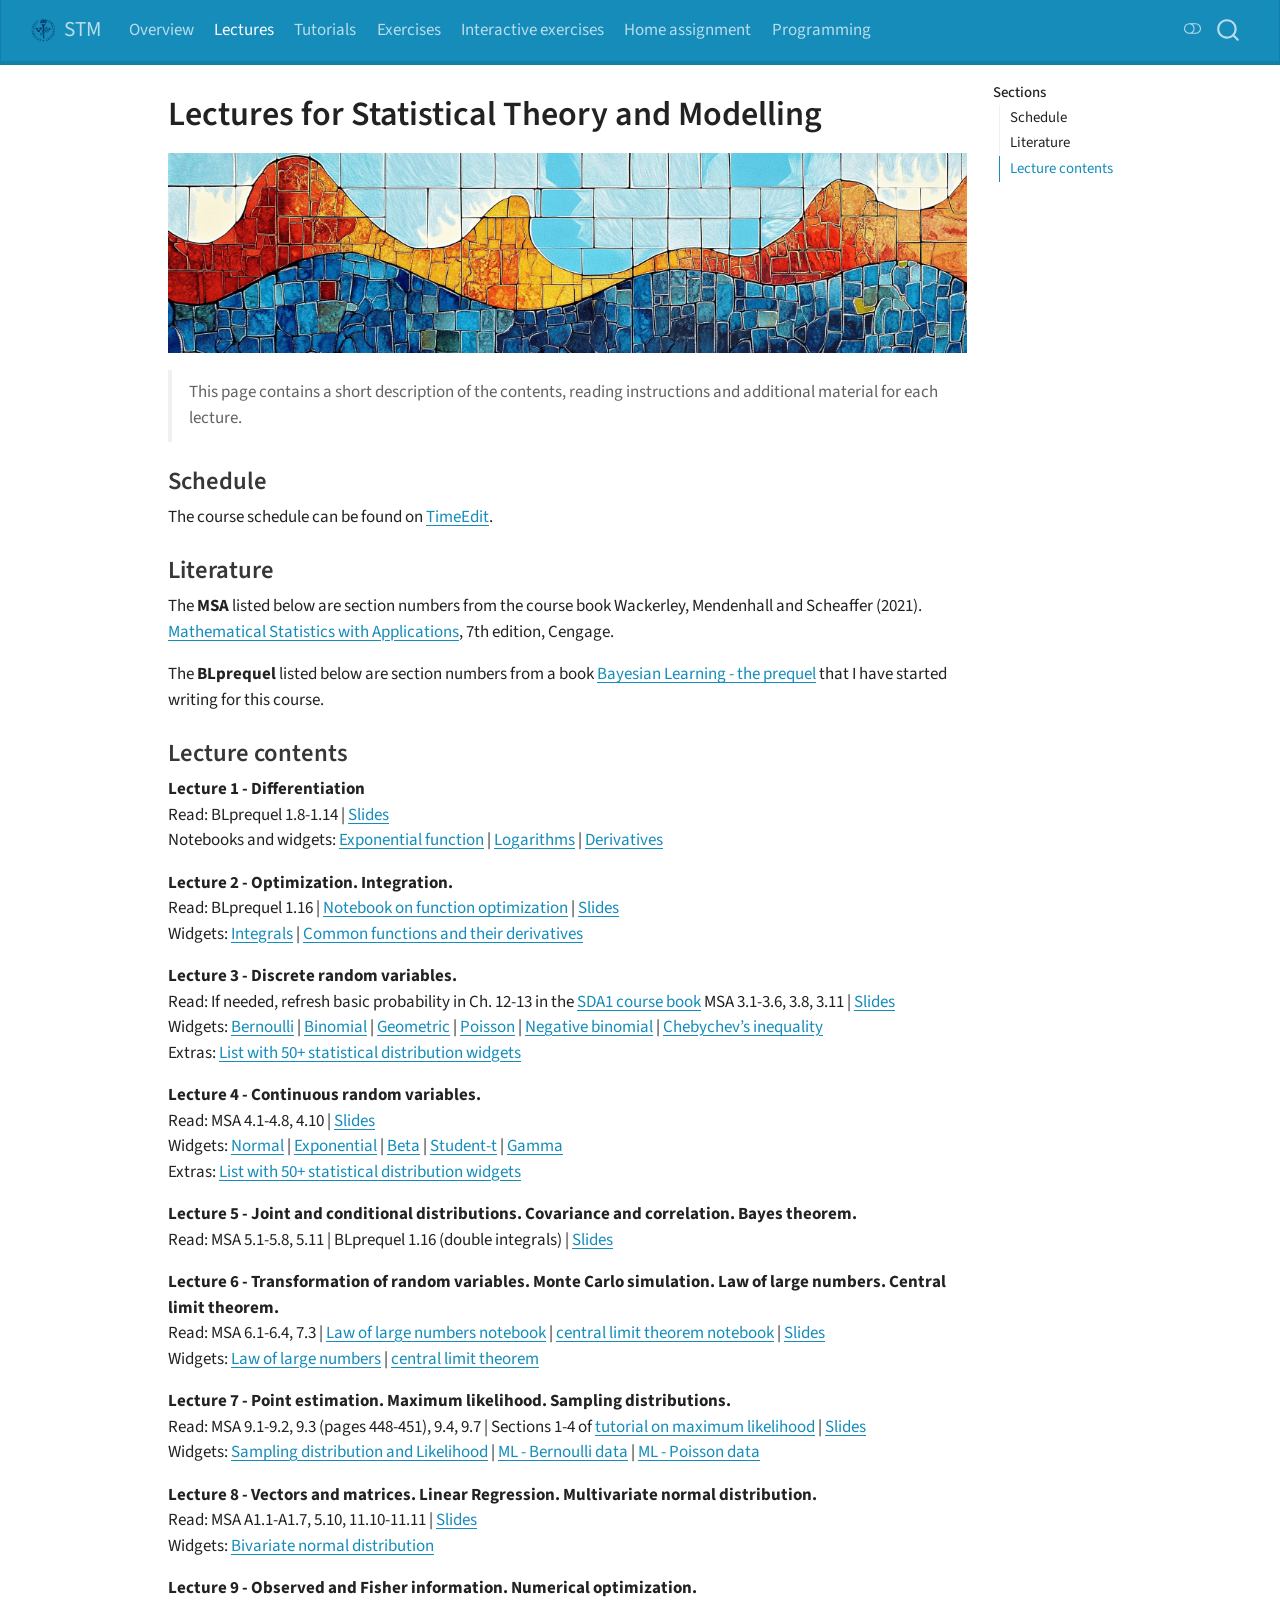
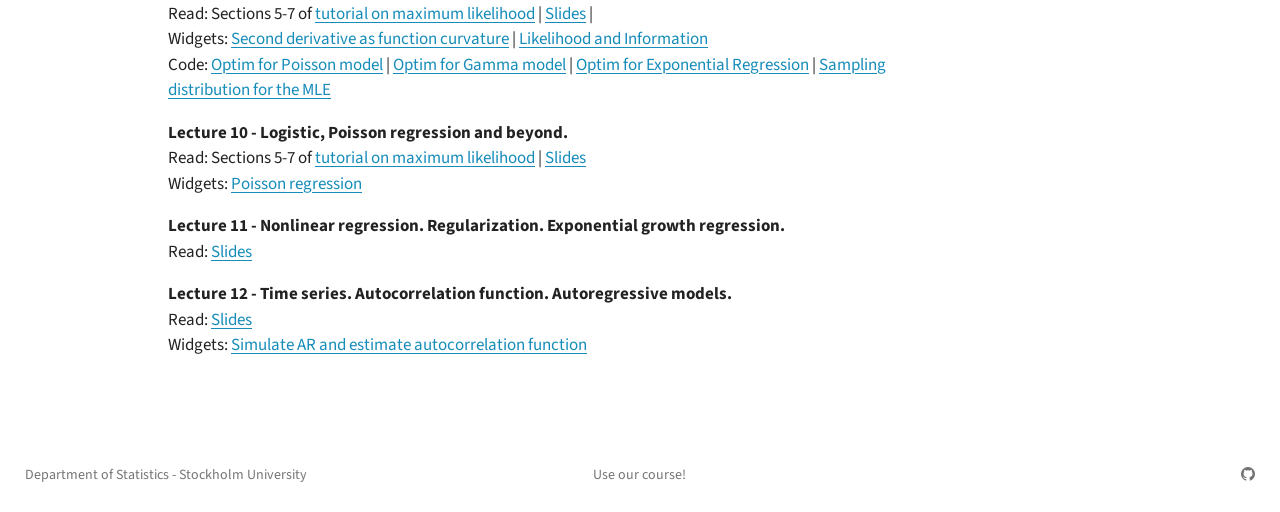
<file: docs/lectures.html>
<!DOCTYPE html>
<html xmlns="http://www.w3.org/1999/xhtml" lang="en" xml:lang="en"><head>

<meta charset="utf-8">
<meta name="generator" content="quarto-1.10.18">

<meta name="viewport" content="width=device-width, initial-scale=1.0, user-scalable=yes">


<title>Lectures for Statistical Theory and Modelling – STM</title>
<style>
/* Default styles provided by pandoc.
** See https://pandoc.org/MANUAL.html#variables-for-html for config info.
*/
span.smallcaps{font-variant: small-caps;}
div.columns{display: flex; gap: 1.5em;}
div.column{flex: auto;}
@media screen {
div.columns{gap: min(4vw, 1.5em);}
div.column{overflow-x: auto;}
}
div.hanging-indent{margin-left: 1.5em; text-indent: -1.5em;}
ul.task-list{list-style: none;}
ul.task-list li input[type="checkbox"] {
  width: 0.8em;
  margin: 0 0.8em 0.2em -1em; /* quarto-specific, see https://github.com/quarto-dev/quarto-cli/issues/4556 */ 
  vertical-align: middle;
}
</style>


<script src="site_libs/quarto-nav/quarto-nav.js"></script>
<script src="site_libs/quarto-nav/headroom.min.js"></script>
<script src="site_libs/clipboard/clipboard.min.js"></script>
<script src="site_libs/quarto-search/autocomplete.umd.js"></script>
<script src="site_libs/quarto-search/fuse.min.js"></script>
<script src="site_libs/quarto-search/quarto-search.js"></script>
<meta name="quarto:offset" content="./">
<link href=".//misc/favicons/favicon.ico" rel="icon">
<script src="site_libs/quarto-html/quarto.js" type="module"></script>
<script src="site_libs/quarto-html/tabsets/tabsets.js" type="module"></script>
<script src="site_libs/quarto-html/popper.min.js"></script>
<script src="site_libs/quarto-html/tippy.umd.min.js"></script>
<script src="site_libs/quarto-html/anchor.min.js"></script>
<link href="site_libs/quarto-html/tippy.css" rel="stylesheet">
<link href="site_libs/quarto-html/quarto-syntax-highlighting-64a204ab8560d761af7679ceaba22944.css" rel="stylesheet" class="quarto-color-scheme" id="quarto-text-highlighting-styles">
<link href="site_libs/quarto-html/quarto-syntax-highlighting-dark-b85bc7c33db8c58e0ec93c3465666fed.css" rel="stylesheet" class="quarto-color-scheme quarto-color-alternate" id="quarto-text-highlighting-styles">
<link href="site_libs/quarto-html/quarto-syntax-highlighting-64a204ab8560d761af7679ceaba22944.css" rel="stylesheet" class="quarto-color-scheme-extra" id="quarto-text-highlighting-styles">
<script src="site_libs/bootstrap/bootstrap.min.js"></script>
<link href="site_libs/bootstrap/bootstrap-icons.css" rel="stylesheet">
<link href="site_libs/bootstrap/bootstrap-d8647612971f28d0d73e6323d349ddcf.min.css" rel="stylesheet" append-hash="true" class="quarto-color-scheme" id="quarto-bootstrap" data-mode="light">
<link href="site_libs/bootstrap/bootstrap-dark-4ce59161291963d4bff981ec91cc03dc.min.css" rel="stylesheet" append-hash="true" class="quarto-color-scheme quarto-color-alternate" id="quarto-bootstrap" data-mode="dark">
<link href="site_libs/bootstrap/bootstrap-d8647612971f28d0d73e6323d349ddcf.min.css" rel="stylesheet" append-hash="true" class="quarto-color-scheme-extra" id="quarto-bootstrap" data-mode="light">
<script id="quarto-search-options" type="application/json">{
  "location": "navbar",
  "copy-button": false,
  "collapse-after": 3,
  "panel-placement": "end",
  "type": "overlay",
  "limit": 50,
  "keyboard-shortcut": [
    "f",
    "/",
    "s"
  ],
  "show-item-context": false,
  "language": {
    "search-no-results-text": "No results",
    "search-matching-documents-text": "matching documents",
    "search-copy-link-title": "Copy link to search",
    "search-hide-matches-text": "Hide additional matches",
    "search-more-match-text": "more match in this document",
    "search-more-matches-text": "more matches in this document",
    "search-clear-button-title": "Clear",
    "search-text-placeholder": "",
    "search-detached-cancel-button-title": "Cancel",
    "search-submit-button-title": "Submit",
    "search-label": "Search"
  }
}</script>


<link rel="stylesheet" href="styles.css">
</head>

<body class="nav-fixed quarto-light"><script id="quarto-html-before-body" type="application/javascript">
    const toggleBodyColorMode = (bsSheetEl) => {
      const mode = bsSheetEl.getAttribute("data-mode");
      const bodyEl = window.document.querySelector("body");
      if (mode === "dark") {
        bodyEl.classList.add("quarto-dark");
        bodyEl.classList.remove("quarto-light");
      } else {
        bodyEl.classList.add("quarto-light");
        bodyEl.classList.remove("quarto-dark");
      }
    }
    const toggleBodyColorPrimary = () => {
      const bsSheetEl = window.document.querySelector("link#quarto-bootstrap:not([rel=disabled-stylesheet])");
      if (bsSheetEl) {
        toggleBodyColorMode(bsSheetEl);
      }
    }
    const setColorSchemeToggle = (alternate) => {
      const toggles = window.document.querySelectorAll('.quarto-color-scheme-toggle');
      for (let i=0; i < toggles.length; i++) {
        const toggle = toggles[i];
        if (toggle) {
          if (alternate) {
            toggle.classList.add("alternate");
          } else {
            toggle.classList.remove("alternate");
          }
        }
      }
    };
    const toggleColorMode = (alternate) => {
      // Switch the stylesheets
      const primaryStylesheets = window.document.querySelectorAll('link.quarto-color-scheme:not(.quarto-color-alternate)');
      const alternateStylesheets = window.document.querySelectorAll('link.quarto-color-scheme.quarto-color-alternate');
      manageTransitions('#quarto-margin-sidebar .nav-link', false);
      if (alternate) {
        // note: dark is layered on light, we don't disable primary!
        enableStylesheet(alternateStylesheets);
        for (const sheetNode of alternateStylesheets) {
          if (sheetNode.id === "quarto-bootstrap") {
            toggleBodyColorMode(sheetNode);
          }
        }
      } else {
        disableStylesheet(alternateStylesheets);
        enableStylesheet(primaryStylesheets)
        toggleBodyColorPrimary();
      }
      manageTransitions('#quarto-margin-sidebar .nav-link', true);
      // Switch the toggles
      setColorSchemeToggle(alternate)
      // Hack to workaround the fact that safari doesn't
      // properly recolor the scrollbar when toggling (#1455)
      if (navigator.userAgent.indexOf('Safari') > 0 && navigator.userAgent.indexOf('Chrome') == -1) {
        manageTransitions("body", false);
        window.scrollTo(0, 1);
        setTimeout(() => {
          window.scrollTo(0, 0);
          manageTransitions("body", true);
        }, 40);
      }
    }
    const disableStylesheet = (stylesheets) => {
      for (let i=0; i < stylesheets.length; i++) {
        const stylesheet = stylesheets[i];
        stylesheet.rel = 'disabled-stylesheet';
      }
    }
    const enableStylesheet = (stylesheets) => {
      for (let i=0; i < stylesheets.length; i++) {
        const stylesheet = stylesheets[i];
        if(stylesheet.rel !== 'stylesheet') { // for Chrome, which will still FOUC without this check
          stylesheet.rel = 'stylesheet';
        }
      }
    }
    const manageTransitions = (selector, allowTransitions) => {
      const els = window.document.querySelectorAll(selector);
      for (let i=0; i < els.length; i++) {
        const el = els[i];
        if (allowTransitions) {
          el.classList.remove('notransition');
        } else {
          el.classList.add('notransition');
        }
      }
    }
    const isFileUrl = () => {
      return window.location.protocol === 'file:';
    }
    const hasAlternateSentinel = () => {
      let styleSentinel = getColorSchemeSentinel();
      if (styleSentinel !== null) {
        return styleSentinel === "alternate";
      } else {
        return false;
      }
    }
    const setStyleSentinel = (alternate) => {
      const value = alternate ? "alternate" : "default";
      if (!isFileUrl()) {
        window.localStorage.setItem("quarto-color-scheme", value);
      } else {
        localAlternateSentinel = value;
      }
    }
    const getColorSchemeSentinel = () => {
      if (!isFileUrl()) {
        const storageValue = window.localStorage.getItem("quarto-color-scheme");
        return storageValue != null ? storageValue : localAlternateSentinel;
      } else {
        return localAlternateSentinel;
      }
    }
    const toggleGiscusIfUsed = (isAlternate, darkModeDefault) => {
      const baseTheme = document.querySelector('#giscus-base-theme')?.value ?? 'light';
      const alternateTheme = document.querySelector('#giscus-alt-theme')?.value ?? 'dark';
      let newTheme = '';
      if(authorPrefersDark) {
        newTheme = isAlternate ? baseTheme : alternateTheme;
      } else {
        newTheme = isAlternate ? alternateTheme : baseTheme;
      }
      const changeGiscusTheme = () => {
        // From: https://github.com/giscus/giscus/issues/336
        const sendMessage = (message) => {
          const iframe = document.querySelector('iframe.giscus-frame');
          if (!iframe) return;
          iframe.contentWindow.postMessage({ giscus: message }, 'https://giscus.app');
        }
        sendMessage({
          setConfig: {
            theme: newTheme
          }
        });
      }
      const isGiscussLoaded = window.document.querySelector('iframe.giscus-frame') !== null;
      if (isGiscussLoaded) {
        changeGiscusTheme();
      }
    };
    const authorPrefersDark = false;
    const darkModeDefault = authorPrefersDark;
      document.querySelector('link#quarto-text-highlighting-styles.quarto-color-scheme-extra').rel = 'disabled-stylesheet';
      document.querySelector('link#quarto-bootstrap.quarto-color-scheme-extra').rel = 'disabled-stylesheet';
    let localAlternateSentinel = darkModeDefault ? 'alternate' : 'default';
    // Dark / light mode switch
    window.quartoToggleColorScheme = () => {
      // Read the current dark / light value
      let toAlternate = !hasAlternateSentinel();
      toggleColorMode(toAlternate);
      setStyleSentinel(toAlternate);
      toggleGiscusIfUsed(toAlternate, darkModeDefault);
      window.dispatchEvent(new Event('resize'));
    };
    // Switch to dark mode if need be
    if (hasAlternateSentinel()) {
      toggleColorMode(true);
    } else {
      toggleColorMode(false);
    }
  </script>

<div id="quarto-search-results"></div>
  <header id="quarto-header" class="headroom fixed-top">
    <nav class="navbar navbar-expand-lg " data-bs-theme="dark">
      <div class="navbar-container container-fluid">
      <div class="navbar-brand-container mx-auto">
    <a href="./index.html" class="navbar-brand navbar-brand-logo">
    <img src="./misc/SU_logo_small.png" alt="" class="navbar-logo light-content">
    <img src="./misc/SU_logo_small.png" alt="" class="navbar-logo dark-content">
    </a>
    <a class="navbar-brand" href="./index.html">
    <span class="navbar-title">STM</span>
    </a>
  </div>
            <div id="quarto-search" class="" title="Search"></div>
          <button class="navbar-toggler" type="button" data-bs-toggle="collapse" data-bs-target="#navbarCollapse" aria-controls="navbarCollapse" role="menu" aria-expanded="false" aria-label="Toggle navigation" onclick="if (window.quartoToggleHeadroom) { window.quartoToggleHeadroom(); }">
  <span class="navbar-toggler-icon"></span>
</button>
          <div class="collapse navbar-collapse" id="navbarCollapse">
            <ul class="navbar-nav navbar-nav-scroll me-auto">
  <li class="nav-item">
    <a class="nav-link" href="./index.html"> 
<span class="menu-text">Overview</span></a>
  </li>  
  <li class="nav-item">
    <a class="nav-link active" href="./lectures.html" aria-current="page"> 
<span class="menu-text">Lectures</span></a>
  </li>  
  <li class="nav-item">
    <a class="nav-link" href="./tutorials.html"> 
<span class="menu-text">Tutorials</span></a>
  </li>  
  <li class="nav-item">
    <a class="nav-link" href="./exercises.html"> 
<span class="menu-text">Exercises</span></a>
  </li>  
  <li class="nav-item">
    <a class="nav-link" href="./interactive_exercises.html"> 
<span class="menu-text">Interactive exercises</span></a>
  </li>  
  <li class="nav-item">
    <a class="nav-link" href="./homeassignment.html"> 
<span class="menu-text">Home assignment</span></a>
  </li>  
  <li class="nav-item">
    <a class="nav-link" href="./coding.html"> 
<span class="menu-text">Programming</span></a>
  </li>  
</ul>
          </div> <!-- /navcollapse -->
            <div class="quarto-navbar-tools">
  <a href="" class="quarto-color-scheme-toggle quarto-navigation-tool  px-1" onclick="window.quartoToggleColorScheme(); return false;" title="Toggle dark mode"><i class="bi"></i></a>
</div>
      </div> <!-- /container-fluid -->
    </nav>
</header>
<!-- content -->
<div id="quarto-content" class="quarto-container page-columns page-rows-contents page-layout-article page-navbar">
<!-- sidebar -->
<!-- margin-sidebar -->
    <div id="quarto-margin-sidebar" class="sidebar margin-sidebar">
        <nav id="TOC" role="doc-toc" class="toc-active">
    <h2 id="toc-title">Sections</h2>
   
  <ul>
  <li><a href="#schedule" id="toc-schedule" class="nav-link active" data-scroll-target="#schedule">Schedule</a></li>
  <li><a href="#literature" id="toc-literature" class="nav-link" data-scroll-target="#literature">Literature</a></li>
  <li><a href="#lecture-contents" id="toc-lecture-contents" class="nav-link" data-scroll-target="#lecture-contents">Lecture contents</a></li>
  </ul>
</nav>
    </div>
<!-- main -->
<main class="content" id="quarto-document-content">


<header id="title-block-header" class="quarto-title-block default">
<div class="quarto-title">
<h1 class="title">Lectures for Statistical Theory and Modelling</h1>
</div>



<div class="quarto-title-meta">

    
  
    
  </div>
  


</header>


<p><img src="misc/mixture_mosaic1.png" alt="AI generated image of a mixture distribution" class="center" width="100%"></p>
<blockquote class="blockquote">
<p>This page contains a short description of the contents, reading instructions and additional material for each lecture.</p>
</blockquote>
<section id="schedule" class="level3">
<h3 class="anchored" data-anchor-id="schedule">Schedule</h3>
<p>The course schedule can be found on <a href="https://cloud.timeedit.net/su/web/stud1/s.html?i=x7ce6e7Z4n0wknyaQhxnZclQln_0nbZZZZX501QcTcn_sl7916Qy6d640666u65690907ZWQnw">TimeEdit</a>.</p>
</section>
<section id="literature" class="level3">
<h3 class="anchored" data-anchor-id="literature">Literature</h3>
<p>The <strong>MSA</strong> listed below are section numbers from the course book Wackerley, Mendenhall and Scheaffer (2021). <a href="https://www.cengage.uk/c/mathematical-statistics-with-applications-7e-wackerly/9780495110811/">Mathematical Statistics with Applications</a>, 7th edition, Cengage.</p>
<p>The <strong>BLprequel</strong> listed below are section numbers from a book <a href="https://github.com/mattiasvillani/BayesianLearningBook/raw/main/pdf/PreBayesBook.pdf">Bayesian Learning - the prequel</a> that I have started writing for this course.</p>
</section>
<section id="lecture-contents" class="level3">
<h3 class="anchored" data-anchor-id="lecture-contents">Lecture contents</h3>
<p><strong>Lecture 1 - Differentiation</strong><br>
Read: BLprequel 1.8-1.14 | <a href="./slides/L1Math.pdf">Slides</a><br>
Notebooks and widgets: <a href="https://observablehq.com/@mattiasvillani/the-exponential-function?collection=@mattiasvillani/stm">Exponential function</a> | <a href="https://observablehq.com/@mattiasvillani/the-logarithm-function?collection=@mattiasvillani/stm">Logarithms</a> | <a href="https://observablehq.com/@mattiasvillani/the-derivative">Derivatives</a><br>
</p>
<p><strong>Lecture 2 - Optimization. Integration.</strong><br>
Read: BLprequel 1.16 | <a href="https://observablehq.com/@mattiasvillani/function-optimization">Notebook on function optimization</a> | <a href="./slides/L2Integral.pdf">Slides</a><br>
Widgets: <a href="https://observablehq.com/@mattiasvillani/the-riemann-integral">Integrals</a> | <a href="https://observablehq.com/@mattiasvillani/some-functions-and-their-derivatives?collection=@mattiasvillani/stm">Common functions and their derivatives</a></p>
<p><strong>Lecture 3 - Discrete random variables.</strong><br>
Read: If needed, refresh basic probability in Ch. 12-13 in the <a href="https://eu.pearson.com/stats-data-and-models-global-edition/9781292362328R365">SDA1 course book</a> MSA 3.1-3.6, 3.8, 3.11 | <a href="./slides/L3DiscreteProb.pdf">Slides</a><br>
Widgets: <a href="https://observablehq.com/@mattiasvillani/bernoulli-distribution">Bernoulli</a> | <a href="https://observablehq.com/@mattiasvillani/binomial-distribution">Binomial</a> | <a href="https://observablehq.com/@mattiasvillani/geometric-distribution">Geometric</a> | <a href="https://observablehq.com/@mattiasvillani/poisson-distribution">Poisson</a> | <a href="https://observablehq.com/@mattiasvillani/negative-binomial-distribution">Negative binomial</a> | <a href="https://observablehq.com/@mattiasvillani/chebyshevs-inequality">Chebychev’s inequality</a><br>
Extras: <a href="https://observablehq.com/collection/@mattiasvillani/distributions">List with 50+ statistical distribution widgets</a></p>
<p><strong>Lecture 4 - Continuous random variables.</strong><br>
Read: MSA 4.1-4.8, 4.10 | <a href="./slides/L4ContinuousProb.pdf">Slides</a><br>
Widgets: <a href="https://observablehq.com/@mattiasvillani/normal-gaussian-distribution">Normal</a> | <a href="https://observablehq.com/@mattiasvillani/exponential-distribution">Exponential</a> | <a href="https://observablehq.com/@mattiasvillani/beta-distribution">Beta</a> | <a href="https://observablehq.com/@mattiasvillani/student-t-distribution">Student-t</a> | <a href="https://observablehq.com/@mattiasvillani/gamma-distribution">Gamma</a><br>
Extras: <a href="https://observablehq.com/collection/@mattiasvillani/distributions">List with 50+ statistical distribution widgets</a></p>
<p><strong>Lecture 5 - Joint and conditional distributions. Covariance and correlation. Bayes theorem.</strong><br>
Read: MSA 5.1-5.8, 5.11 | BLprequel 1.16 (double integrals) | <a href="./slides/L5JointProb.pdf">Slides</a><br>
</p>
<p><strong>Lecture 6 - Transformation of random variables. Monte Carlo simulation. Law of large numbers. Central limit theorem.</strong><br>
Read: MSA 6.1-6.4, 7.3 | <a href="https://observablehq.com/@mattiasvillani/law-large-numbers">Law of large numbers notebook</a> | <a href="https://observablehq.com/@mattiasvillani/central-limit-theorem">central limit theorem notebook</a> | <a href="./slides/L6_lln_clt.pdf">Slides</a><br>
Widgets: <a href="https://observablehq.com/@mattiasvillani/law-large-numbers">Law of large numbers</a> | <a href="https://observablehq.com/@mattiasvillani/central-limit-theorem">central limit theorem</a><br>
</p>
<p><strong>Lecture 7 - Point estimation. Maximum likelihood. Sampling distributions.</strong><br>
Read: MSA 9.1-9.2, 9.3 (pages 448-451), 9.4, 9.7 | Sections 1-4 of <a href="./tutorial/numericalML/numericalML.html">tutorial on maximum likelihood</a> | <a href="./slides/L7_mle.pdf">Slides</a><br>
Widgets: <a href="https://observablehq.com/@mattiasvillani/sampling-distribution-and-likelihood-function-bern">Sampling distribution and Likelihood</a> | <a href="https://observablehq.com/@mattiasvillani/maximum-likelihood-bernoulli-data">ML - Bernoulli data</a> | <a href="https://observablehq.com/@mattiasvillani/maximum-likelihood-for-iid-poisson-data">ML - Poisson data</a><br>
</p>
<p><strong>Lecture 8 - Vectors and matrices. Linear Regression. Multivariate normal distribution.</strong><br>
Read: MSA A1.1-A1.7, 5.10, 11.10-11.11 | <a href="./slides/L8_LinRegVectorForm.pdf">Slides</a><br>
Widgets: <a href="https://observablehq.com/@mattiasvillani/multivariate-normal-distribution?collection=@mattiasvillani/stm">Bivariate normal distribution</a></p>
<p><strong>Lecture 9 - Observed and Fisher information. Numerical optimization.</strong><br>
Read: Sections 5-7 of <a href="./tutorial/numericalML/numericalML.html">tutorial on maximum likelihood</a> | <a href="./slides/L9_InformationOptim.pdf">Slides</a> |<br>
Widgets: <a href="https://observablehq.com/@mattiasvillani/second-derivative-measures-the-curvature-of-a-function">Second derivative as function curvature</a> | <a href="https://observablehq.com/@mattiasvillani/likelihood-and-information">Likelihood and Information</a><br>
Code: <a href="./code/Optim4Poisson.R">Optim for Poisson model</a> | <a href="./code/Optim4Gamma.R">Optim for Gamma model</a> | <a href="./code/Optim4ExpReg.R">Optim for Exponential Regression</a> | <a href="./code/FisherInfoSampDistMLE_expon.R">Sampling distribution for the MLE</a></p>
<p><strong>Lecture 10 - Logistic, Poisson regression and beyond.</strong><br>
Read: Sections 5-7 of <a href="./tutorial/numericalML/numericalML.html">tutorial on maximum likelihood</a> | <a href="./slides/L10_NonGaussianReg.pdf">Slides</a><br>
Widgets: <a href="https://observablehq.com/@mattiasvillani/maximum-likelihood-poisson-regression">Poisson regression</a></p>
<p><strong>Lecture 11 - Nonlinear regression. Regularization. Exponential growth regression.</strong><br>
Read: <a href="./slides/L11_NonLinearReg.pdf">Slides</a></p>
<p><strong>Lecture 12 - Time series. Autocorrelation function. Autoregressive models.</strong><br>
Read: <a href="./slides/L12_TimeSeries.pdf">Slides</a><br>
Widgets: <a href="https://observablehq.com/@mattiasvillani/ar-simulation-and-autocorrelation">Simulate AR and estimate autocorrelation function</a></p>


</section>

</main> <!-- /main -->
<script id="quarto-html-after-body" type="application/javascript">
  window.document.addEventListener("DOMContentLoaded", function (event) {
    // Ensure there is a toggle, if there isn't float one in the top right
    if (window.document.querySelector('.quarto-color-scheme-toggle') === null) {
      const a = window.document.createElement('a');
      a.classList.add('top-right');
      a.classList.add('quarto-color-scheme-toggle');
      a.href = "";
      a.onclick = function() { try { window.quartoToggleColorScheme(); } catch {} return false; };
      const i = window.document.createElement("i");
      i.classList.add('bi');
      a.appendChild(i);
      window.document.body.appendChild(a);
    }
    setColorSchemeToggle(hasAlternateSentinel())
    const icon = "";
    const anchorJS = new window.AnchorJS();
    anchorJS.options = {
      placement: 'right',
      icon: icon
    };
    anchorJS.add('.anchored');
    const isCodeAnnotation = (el) => {
      for (const clz of el.classList) {
        if (clz.startsWith('code-annotation-')) {                     
          return true;
        }
      }
      return false;
    }
    const onCopySuccess = function(e) {
      // button target
      const button = e.trigger;
      // don't keep focus
      button.blur();
      // flash "checked"
      button.classList.add('code-copy-button-checked');
      var currentTitle = button.getAttribute("title");
      button.setAttribute("title", "Copied!");
      let tooltip;
      if (window.bootstrap) {
        button.setAttribute("data-bs-toggle", "tooltip");
        button.setAttribute("data-bs-placement", "left");
        button.setAttribute("data-bs-title", "Copied!");
        tooltip = new bootstrap.Tooltip(button, 
          { trigger: "manual", 
            customClass: "code-copy-button-tooltip",
            offset: [0, -8]});
        tooltip.show();    
      }
      setTimeout(function() {
        if (tooltip) {
          tooltip.hide();
          button.removeAttribute("data-bs-title");
          button.removeAttribute("data-bs-toggle");
          button.removeAttribute("data-bs-placement");
        }
        button.setAttribute("title", currentTitle);
        button.classList.remove('code-copy-button-checked');
      }, 1000);
      // clear code selection
      e.clearSelection();
    }
    const getTextToCopy = function(trigger) {
      const outerScaffold = trigger.parentElement.cloneNode(true);
      const codeEl = outerScaffold.querySelector('code');
      for (const childEl of codeEl.children) {
        if (isCodeAnnotation(childEl)) {
          childEl.remove();
        }
      }
      return codeEl.innerText;
    }
    const clipboard = new window.ClipboardJS('.code-copy-button:not([data-in-quarto-modal])', {
      text: getTextToCopy
    });
    clipboard.on('success', onCopySuccess);
    if (window.document.getElementById('quarto-embedded-source-code-modal')) {
      const clipboardModal = new window.ClipboardJS('.code-copy-button[data-in-quarto-modal]', {
        text: getTextToCopy,
        container: window.document.getElementById('quarto-embedded-source-code-modal')
      });
      clipboardModal.on('success', onCopySuccess);
    }
      var localhostRegex = new RegExp(/^(?:http|https):\/\/localhost\:?[0-9]*\//);
      var mailtoRegex = new RegExp(/^mailto:/);
        var filterRegex = new RegExp('/' + window.location.host + '/');
      var isInternal = (href) => {
          return filterRegex.test(href) || localhostRegex.test(href) || mailtoRegex.test(href);
      }
      // Inspect non-navigation links and adorn them if external
     var links = window.document.querySelectorAll('a[href]:not(.nav-link):not(.navbar-brand):not(.toc-action):not(.sidebar-link):not(.sidebar-item-toggle):not(.pagination-link):not(.no-external):not([aria-hidden]):not(.dropdown-item):not(.quarto-navigation-tool):not(.about-link)');
      for (var i=0; i<links.length; i++) {
        const link = links[i];
        if (!isInternal(link.href)) {
          // undo the damage that might have been done by quarto-nav.js in the case of
          // links that we want to consider external
          if (link.dataset.originalHref !== undefined) {
            link.href = link.dataset.originalHref;
          }
        }
      }
    function tippyHover(el, contentFn, onTriggerFn, onUntriggerFn) {
      const config = {
        allowHTML: true,
        maxWidth: 500,
        delay: 100,
        arrow: false,
        appendTo: function(el) {
            return el.parentElement;
        },
        interactive: true,
        interactiveBorder: 10,
        theme: 'quarto',
        placement: 'bottom-start',
      };
      if (contentFn) {
        config.content = contentFn;
      }
      if (onTriggerFn) {
        config.onTrigger = onTriggerFn;
      }
      if (onUntriggerFn) {
        config.onUntrigger = onUntriggerFn;
      }
      window.tippy(el, config); 
    }
    const noterefs = window.document.querySelectorAll('a[role="doc-noteref"]');
    for (var i=0; i<noterefs.length; i++) {
      const ref = noterefs[i];
      tippyHover(ref, function() {
        // use id or data attribute instead here
        let href = ref.getAttribute('data-footnote-href') || ref.getAttribute('href');
        try { href = new URL(href).hash; } catch {}
        const id = href.replace(/^#\/?/, "");
        const note = window.document.getElementById(id);
        if (note) {
          return note.innerHTML;
        } else {
          return "";
        }
      });
    }
    const xrefs = window.document.querySelectorAll('a.quarto-xref');
    const processXRef = (id, note) => {
      // Strip column container classes
      const stripColumnClz = (el) => {
        el.classList.remove("page-full", "page-columns");
        if (el.children) {
          for (const child of el.children) {
            stripColumnClz(child);
          }
        }
      }
      stripColumnClz(note)
      if (id === null || id.startsWith('sec-')) {
        // Special case sections, only their first couple elements
        const container = document.createElement("div");
        if (note.children && note.children.length > 2) {
          container.appendChild(note.children[0].cloneNode(true));
          for (let i = 1; i < note.children.length; i++) {
            const child = note.children[i];
            if (child.tagName === "P" && child.innerText === "") {
              continue;
            } else {
              container.appendChild(child.cloneNode(true));
              break;
            }
          }
          if (window.Quarto?.typesetMath) {
            window.Quarto.typesetMath(container);
          }
          return container.innerHTML
        } else {
          if (window.Quarto?.typesetMath) {
            window.Quarto.typesetMath(note);
          }
          return note.innerHTML;
        }
      } else {
        // Remove any anchor links if they are present
        const anchorLink = note.querySelector('a.anchorjs-link');
        if (anchorLink) {
          anchorLink.remove();
        }
        if (window.Quarto?.typesetMath) {
          window.Quarto.typesetMath(note);
        }
        if (note.classList.contains("callout")) {
          return note.outerHTML;
        } else {
          return note.innerHTML;
        }
      }
    }
    for (var i=0; i<xrefs.length; i++) {
      const xref = xrefs[i];
      tippyHover(xref, undefined, function(instance) {
        instance.disable();
        let url = xref.getAttribute('href');
        let hash = undefined; 
        if (url.startsWith('#')) {
          hash = url;
        } else {
          try { hash = new URL(url).hash; } catch {}
        }
        if (hash) {
          const id = hash.replace(/^#\/?/, "");
          const note = window.document.getElementById(id);
          if (note !== null) {
            try {
              const html = processXRef(id, note.cloneNode(true));
              instance.setContent(html);
            } finally {
              instance.enable();
              instance.show();
            }
          } else {
            // See if we can fetch this
            fetch(url.split('#')[0])
            .then(res => res.text())
            .then(html => {
              const parser = new DOMParser();
              const htmlDoc = parser.parseFromString(html, "text/html");
              const note = htmlDoc.getElementById(id);
              if (note !== null) {
                const html = processXRef(id, note);
                instance.setContent(html);
              } 
            }).finally(() => {
              instance.enable();
              instance.show();
            });
          }
        } else {
          // See if we can fetch a full url (with no hash to target)
          // This is a special case and we should probably do some content thinning / targeting
          fetch(url)
          .then(res => res.text())
          .then(html => {
            const parser = new DOMParser();
            const htmlDoc = parser.parseFromString(html, "text/html");
            const note = htmlDoc.querySelector('main.content');
            if (note !== null) {
              // This should only happen for chapter cross references
              // (since there is no id in the URL)
              // remove the first header
              if (note.children.length > 0 && note.children[0].tagName === "HEADER") {
                note.children[0].remove();
              }
              const html = processXRef(null, note);
              instance.setContent(html);
            } 
          }).finally(() => {
            instance.enable();
            instance.show();
          });
        }
      }, function(instance) {
      });
    }
        let selectedAnnoteEl;
        const selectorForAnnotation = ( cell, annotation) => {
          let cellAttr = 'data-code-cell="' + cell + '"';
          let lineAttr = 'data-code-annotation="' +  annotation + '"';
          const selector = 'span[' + cellAttr + '][' + lineAttr + ']';
          return selector;
        }
        const selectCodeLines = (annoteEl) => {
          const doc = window.document;
          const targetCell = annoteEl.getAttribute("data-target-cell");
          const targetAnnotation = annoteEl.getAttribute("data-target-annotation");
          const annoteSpan = window.document.querySelector(selectorForAnnotation(targetCell, targetAnnotation));
          const lines = annoteSpan.getAttribute("data-code-lines").split(",");
          const lineIds = lines.map((line) => {
            return targetCell + "-" + line;
          })
          let top = null;
          let height = null;
          let parent = null;
          if (lineIds.length > 0) {
              //compute the position of the single el (top and bottom and make a div)
              const el = window.document.getElementById(lineIds[0]);
              top = el.offsetTop;
              height = el.offsetHeight;
              parent = el.parentElement.parentElement;
            if (lineIds.length > 1) {
              const lastEl = window.document.getElementById(lineIds[lineIds.length - 1]);
              const bottom = lastEl.offsetTop + lastEl.offsetHeight;
              height = bottom - top;
            }
            if (top !== null && height !== null && parent !== null) {
              // cook up a div (if necessary) and position it 
              let div = window.document.getElementById("code-annotation-line-highlight");
              if (div === null) {
                div = window.document.createElement("div");
                div.setAttribute("id", "code-annotation-line-highlight");
                div.style.position = 'absolute';
                parent.appendChild(div);
              }
              div.style.top = top - 2 + "px";
              div.style.height = height + 4 + "px";
              div.style.left = 0;
              let gutterDiv = window.document.getElementById("code-annotation-line-highlight-gutter");
              if (gutterDiv === null) {
                gutterDiv = window.document.createElement("div");
                gutterDiv.setAttribute("id", "code-annotation-line-highlight-gutter");
                gutterDiv.style.position = 'absolute';
                const codeCell = window.document.getElementById(targetCell);
                const gutter = codeCell.querySelector('.code-annotation-gutter');
                gutter.appendChild(gutterDiv);
              }
              gutterDiv.style.top = top - 2 + "px";
              gutterDiv.style.height = height + 4 + "px";
            }
            selectedAnnoteEl = annoteEl;
          }
        };
        const unselectCodeLines = () => {
          const elementsIds = ["code-annotation-line-highlight", "code-annotation-line-highlight-gutter"];
          elementsIds.forEach((elId) => {
            const div = window.document.getElementById(elId);
            if (div) {
              div.remove();
            }
          });
          selectedAnnoteEl = undefined;
        };
          // Handle positioning of the toggle
      window.addEventListener(
        "resize",
        throttle(() => {
          elRect = undefined;
          if (selectedAnnoteEl) {
            selectCodeLines(selectedAnnoteEl);
          }
        }, 10)
      );
      function throttle(fn, ms) {
      let throttle = false;
      let timer;
        return (...args) => {
          if(!throttle) { // first call gets through
              fn.apply(this, args);
              throttle = true;
          } else { // all the others get throttled
              if(timer) clearTimeout(timer); // cancel #2
              timer = setTimeout(() => {
                fn.apply(this, args);
                timer = throttle = false;
              }, ms);
          }
        };
      }
        // Attach click handler to the DT
        const annoteDls = window.document.querySelectorAll('dt[data-target-cell]');
        for (const annoteDlNode of annoteDls) {
          annoteDlNode.addEventListener('click', (event) => {
            const clickedEl = event.target;
            if (clickedEl !== selectedAnnoteEl) {
              unselectCodeLines();
              const activeEl = window.document.querySelector('dt[data-target-cell].code-annotation-active');
              if (activeEl) {
                activeEl.classList.remove('code-annotation-active');
              }
              selectCodeLines(clickedEl);
              clickedEl.classList.add('code-annotation-active');
            } else {
              // Unselect the line
              unselectCodeLines();
              clickedEl.classList.remove('code-annotation-active');
            }
          });
        }
    const findCites = (el) => {
      const parentEl = el.parentElement;
      if (parentEl) {
        const cites = parentEl.dataset.cites;
        if (cites) {
          return {
            el,
            cites: cites.split(' ')
          };
        } else {
          return findCites(el.parentElement)
        }
      } else {
        return undefined;
      }
    };
    var bibliorefs = window.document.querySelectorAll('a[role="doc-biblioref"]');
    for (var i=0; i<bibliorefs.length; i++) {
      const ref = bibliorefs[i];
      const citeInfo = findCites(ref);
      if (citeInfo) {
        tippyHover(citeInfo.el, function() {
          var popup = window.document.createElement('div');
          citeInfo.cites.forEach(function(cite) {
            var citeDiv = window.document.createElement('div');
            citeDiv.classList.add('hanging-indent');
            citeDiv.classList.add('csl-entry');
            var biblioDiv = window.document.getElementById('ref-' + cite);
            if (biblioDiv) {
              citeDiv.innerHTML = biblioDiv.innerHTML;
            }
            popup.appendChild(citeDiv);
          });
          return popup.innerHTML;
        });
      }
    }
  });
  </script>
</div> <!-- /content -->
<footer class="footer">
  <div class="nav-footer">
    <div class="nav-footer-left">
      <ul class="footer-items list-unstyled">
    <li class="nav-item">
    <a class="nav-link" href="https://www.su.se/statistiska-institutionen/">
<p>Department of Statistics - Stockholm University</p>
</a>
  </li>  
</ul>
    </div>   
    <div class="nav-footer-center">
      <ul class="footer-items list-unstyled">
    <li class="nav-item">
 Use our course!
  </li>  
</ul>
    </div>
    <div class="nav-footer-right">
      <ul class="footer-items list-unstyled">
    <li class="nav-item compact">
    <a class="nav-link" href="https://github.com/StatisticsSU/STM">
      <i class="bi bi-github" role="img" aria-label="Quarto GitHub">
</i> 
    </a>
  </li>  
</ul>
    </div>
  </div>
</footer>




</body></html>
</file>
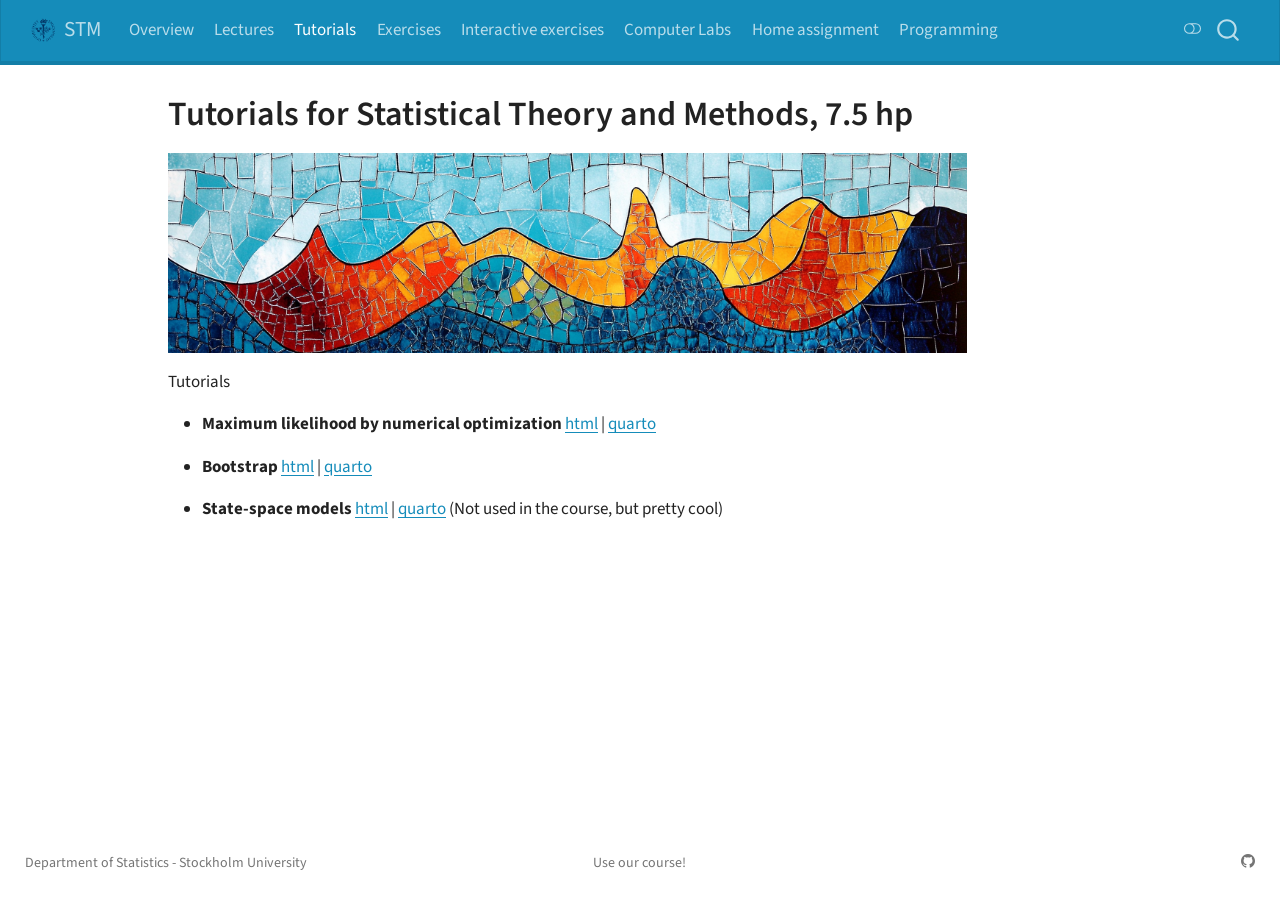
<file: docs/tutorials.html>
<!DOCTYPE html>
<html xmlns="http://www.w3.org/1999/xhtml" lang="en" xml:lang="en"><head>

<meta charset="utf-8">
<meta name="generator" content="quarto-1.6.40">

<meta name="viewport" content="width=device-width, initial-scale=1.0, user-scalable=yes">


<title>Tutorials for Statistical Theory and Methods, 7.5 hp – STM</title>
<style>
code{white-space: pre-wrap;}
span.smallcaps{font-variant: small-caps;}
div.columns{display: flex; gap: min(4vw, 1.5em);}
div.column{flex: auto; overflow-x: auto;}
div.hanging-indent{margin-left: 1.5em; text-indent: -1.5em;}
ul.task-list{list-style: none;}
ul.task-list li input[type="checkbox"] {
  width: 0.8em;
  margin: 0 0.8em 0.2em -1em; /* quarto-specific, see https://github.com/quarto-dev/quarto-cli/issues/4556 */ 
  vertical-align: middle;
}
</style>


<script src="site_libs/quarto-nav/quarto-nav.js"></script>
<script src="site_libs/quarto-nav/headroom.min.js"></script>
<script src="site_libs/clipboard/clipboard.min.js"></script>
<script src="site_libs/quarto-search/autocomplete.umd.js"></script>
<script src="site_libs/quarto-search/fuse.min.js"></script>
<script src="site_libs/quarto-search/quarto-search.js"></script>
<meta name="quarto:offset" content="./">
<link href=".//misc/favicons/favicon.ico" rel="icon">
<script src="site_libs/quarto-html/quarto.js"></script>
<script src="site_libs/quarto-html/popper.min.js"></script>
<script src="site_libs/quarto-html/tippy.umd.min.js"></script>
<script src="site_libs/quarto-html/anchor.min.js"></script>
<link href="site_libs/quarto-html/tippy.css" rel="stylesheet">
<link href="site_libs/quarto-html/quarto-syntax-highlighting-549806ee2085284f45b00abea8c6df48.css" rel="stylesheet" class="quarto-color-scheme" id="quarto-text-highlighting-styles">
<link href="site_libs/quarto-html/quarto-syntax-highlighting-dark-8ea72dc5fed832574809a9c94082fbbb.css" rel="prefetch" class="quarto-color-scheme quarto-color-alternate" id="quarto-text-highlighting-styles">
<script src="site_libs/bootstrap/bootstrap.min.js"></script>
<link href="site_libs/bootstrap/bootstrap-icons.css" rel="stylesheet">
<link href="site_libs/bootstrap/bootstrap-fc3cd45728d25fc1a494926d8a114a58.min.css" rel="stylesheet" append-hash="true" class="quarto-color-scheme" id="quarto-bootstrap" data-mode="light">
<link href="site_libs/bootstrap/bootstrap-dark-e566e7d53b7ab26a57d70dd27f9c6c6b.min.css" rel="prefetch" append-hash="true" class="quarto-color-scheme quarto-color-alternate" id="quarto-bootstrap" data-mode="dark">
<script id="quarto-search-options" type="application/json">{
  "location": "navbar",
  "copy-button": false,
  "collapse-after": 3,
  "panel-placement": "end",
  "type": "overlay",
  "limit": 50,
  "keyboard-shortcut": [
    "f",
    "/",
    "s"
  ],
  "show-item-context": false,
  "language": {
    "search-no-results-text": "No results",
    "search-matching-documents-text": "matching documents",
    "search-copy-link-title": "Copy link to search",
    "search-hide-matches-text": "Hide additional matches",
    "search-more-match-text": "more match in this document",
    "search-more-matches-text": "more matches in this document",
    "search-clear-button-title": "Clear",
    "search-text-placeholder": "",
    "search-detached-cancel-button-title": "Cancel",
    "search-submit-button-title": "Submit",
    "search-label": "Search"
  }
}</script>


<link rel="stylesheet" href="styles.css">
</head>

<body class="nav-fixed">

<div id="quarto-search-results"></div>
  <header id="quarto-header" class="headroom fixed-top">
    <nav class="navbar navbar-expand-lg " data-bs-theme="dark">
      <div class="navbar-container container-fluid">
      <div class="navbar-brand-container mx-auto">
    <a href="./index.html" class="navbar-brand navbar-brand-logo">
    <img src="./misc/SU_logo_small.png" alt="" class="navbar-logo">
    </a>
    <a class="navbar-brand" href="./index.html">
    <span class="navbar-title">STM</span>
    </a>
  </div>
            <div id="quarto-search" class="" title="Search"></div>
          <button class="navbar-toggler" type="button" data-bs-toggle="collapse" data-bs-target="#navbarCollapse" aria-controls="navbarCollapse" role="menu" aria-expanded="false" aria-label="Toggle navigation" onclick="if (window.quartoToggleHeadroom) { window.quartoToggleHeadroom(); }">
  <span class="navbar-toggler-icon"></span>
</button>
          <div class="collapse navbar-collapse" id="navbarCollapse">
            <ul class="navbar-nav navbar-nav-scroll me-auto">
  <li class="nav-item">
    <a class="nav-link" href="./index.html"> 
<span class="menu-text">Overview</span></a>
  </li>  
  <li class="nav-item">
    <a class="nav-link" href="./lectures.html"> 
<span class="menu-text">Lectures</span></a>
  </li>  
  <li class="nav-item">
    <a class="nav-link active" href="./tutorials.html" aria-current="page"> 
<span class="menu-text">Tutorials</span></a>
  </li>  
  <li class="nav-item">
    <a class="nav-link" href="./exercises.html"> 
<span class="menu-text">Exercises</span></a>
  </li>  
  <li class="nav-item">
    <a class="nav-link" href="./interactive_exercises.html"> 
<span class="menu-text">Interactive exercises</span></a>
  </li>  
  <li class="nav-item">
    <a class="nav-link" href="./computerlabs.html"> 
<span class="menu-text">Computer Labs</span></a>
  </li>  
  <li class="nav-item">
    <a class="nav-link" href="./homeassignment.html"> 
<span class="menu-text">Home assignment</span></a>
  </li>  
  <li class="nav-item">
    <a class="nav-link" href="./coding.html"> 
<span class="menu-text">Programming</span></a>
  </li>  
</ul>
          </div> <!-- /navcollapse -->
            <div class="quarto-navbar-tools">
  <a href="" class="quarto-color-scheme-toggle quarto-navigation-tool  px-1" onclick="window.quartoToggleColorScheme(); return false;" title="Toggle dark mode"><i class="bi"></i></a>
</div>
      </div> <!-- /container-fluid -->
    </nav>
</header>
<!-- content -->
<div id="quarto-content" class="quarto-container page-columns page-rows-contents page-layout-article page-navbar">
<!-- sidebar -->
<!-- margin-sidebar -->
    <div id="quarto-margin-sidebar" class="sidebar margin-sidebar zindex-bottom">
        
    </div>
<!-- main -->
<main class="content" id="quarto-document-content">

<header id="title-block-header" class="quarto-title-block default">
<div class="quarto-title">
<h1 class="title">Tutorials for Statistical Theory and Methods, 7.5 hp</h1>
</div>



<div class="quarto-title-meta">

    
  
    
  </div>
  


</header>


<p><img src="misc/mixture_mosaic5.png" alt="AI generated image of a mixture distribution" class="center" width="100%"></p>
<p>Tutorials</p>
<ul>
<li><p><strong>Maximum likelihood by numerical optimization</strong> <a href="./tutorial/numericalML/numericalML.html">html</a> | <a href="https://github.com/StatisticsSU/STM/raw/main/tutorial/numericalML/numericalML.qmd">quarto</a></p></li>
<li><p><strong>Bootstrap</strong> <a href="./tutorial/bootstrap/bootstrap.html">html</a> | <a href="https://github.com/StatisticsSU/STM/raw/main/tutorial/bootstrap/bootstrap.qmd">quarto</a></p></li>
<li><p><strong>State-space models</strong> <a href="./tutorial/statespace/statespace.html">html</a> | <a href="https://github.com/StatisticsSU/STM/raw/main/tutorial/statespace/statespace.qmd">quarto</a> (Not used in the course, but pretty cool)</p></li>
</ul>



</main> <!-- /main -->
<script id="quarto-html-after-body" type="application/javascript">
window.document.addEventListener("DOMContentLoaded", function (event) {
  const toggleBodyColorMode = (bsSheetEl) => {
    const mode = bsSheetEl.getAttribute("data-mode");
    const bodyEl = window.document.querySelector("body");
    if (mode === "dark") {
      bodyEl.classList.add("quarto-dark");
      bodyEl.classList.remove("quarto-light");
    } else {
      bodyEl.classList.add("quarto-light");
      bodyEl.classList.remove("quarto-dark");
    }
  }
  const toggleBodyColorPrimary = () => {
    const bsSheetEl = window.document.querySelector("link#quarto-bootstrap");
    if (bsSheetEl) {
      toggleBodyColorMode(bsSheetEl);
    }
  }
  toggleBodyColorPrimary();  
  const disableStylesheet = (stylesheets) => {
    for (let i=0; i < stylesheets.length; i++) {
      const stylesheet = stylesheets[i];
      stylesheet.rel = 'prefetch';
    }
  }
  const enableStylesheet = (stylesheets) => {
    for (let i=0; i < stylesheets.length; i++) {
      const stylesheet = stylesheets[i];
      stylesheet.rel = 'stylesheet';
    }
  }
  const manageTransitions = (selector, allowTransitions) => {
    const els = window.document.querySelectorAll(selector);
    for (let i=0; i < els.length; i++) {
      const el = els[i];
      if (allowTransitions) {
        el.classList.remove('notransition');
      } else {
        el.classList.add('notransition');
      }
    }
  }
  const toggleGiscusIfUsed = (isAlternate, darkModeDefault) => {
    const baseTheme = document.querySelector('#giscus-base-theme')?.value ?? 'light';
    const alternateTheme = document.querySelector('#giscus-alt-theme')?.value ?? 'dark';
    let newTheme = '';
    if(darkModeDefault) {
      newTheme = isAlternate ? baseTheme : alternateTheme;
    } else {
      newTheme = isAlternate ? alternateTheme : baseTheme;
    }
    const changeGiscusTheme = () => {
      // From: https://github.com/giscus/giscus/issues/336
      const sendMessage = (message) => {
        const iframe = document.querySelector('iframe.giscus-frame');
        if (!iframe) return;
        iframe.contentWindow.postMessage({ giscus: message }, 'https://giscus.app');
      }
      sendMessage({
        setConfig: {
          theme: newTheme
        }
      });
    }
    const isGiscussLoaded = window.document.querySelector('iframe.giscus-frame') !== null;
    if (isGiscussLoaded) {
      changeGiscusTheme();
    }
  }
  const toggleColorMode = (alternate) => {
    // Switch the stylesheets
    const alternateStylesheets = window.document.querySelectorAll('link.quarto-color-scheme.quarto-color-alternate');
    manageTransitions('#quarto-margin-sidebar .nav-link', false);
    if (alternate) {
      enableStylesheet(alternateStylesheets);
      for (const sheetNode of alternateStylesheets) {
        if (sheetNode.id === "quarto-bootstrap") {
          toggleBodyColorMode(sheetNode);
        }
      }
    } else {
      disableStylesheet(alternateStylesheets);
      toggleBodyColorPrimary();
    }
    manageTransitions('#quarto-margin-sidebar .nav-link', true);
    // Switch the toggles
    const toggles = window.document.querySelectorAll('.quarto-color-scheme-toggle');
    for (let i=0; i < toggles.length; i++) {
      const toggle = toggles[i];
      if (toggle) {
        if (alternate) {
          toggle.classList.add("alternate");     
        } else {
          toggle.classList.remove("alternate");
        }
      }
    }
    // Hack to workaround the fact that safari doesn't
    // properly recolor the scrollbar when toggling (#1455)
    if (navigator.userAgent.indexOf('Safari') > 0 && navigator.userAgent.indexOf('Chrome') == -1) {
      manageTransitions("body", false);
      window.scrollTo(0, 1);
      setTimeout(() => {
        window.scrollTo(0, 0);
        manageTransitions("body", true);
      }, 40);  
    }
  }
  const isFileUrl = () => { 
    return window.location.protocol === 'file:';
  }
  const hasAlternateSentinel = () => {  
    let styleSentinel = getColorSchemeSentinel();
    if (styleSentinel !== null) {
      return styleSentinel === "alternate";
    } else {
      return false;
    }
  }
  const setStyleSentinel = (alternate) => {
    const value = alternate ? "alternate" : "default";
    if (!isFileUrl()) {
      window.localStorage.setItem("quarto-color-scheme", value);
    } else {
      localAlternateSentinel = value;
    }
  }
  const getColorSchemeSentinel = () => {
    if (!isFileUrl()) {
      const storageValue = window.localStorage.getItem("quarto-color-scheme");
      return storageValue != null ? storageValue : localAlternateSentinel;
    } else {
      return localAlternateSentinel;
    }
  }
  const darkModeDefault = false;
  let localAlternateSentinel = darkModeDefault ? 'alternate' : 'default';
  // Dark / light mode switch
  window.quartoToggleColorScheme = () => {
    // Read the current dark / light value 
    let toAlternate = !hasAlternateSentinel();
    toggleColorMode(toAlternate);
    setStyleSentinel(toAlternate);
    toggleGiscusIfUsed(toAlternate, darkModeDefault);
  };
  // Ensure there is a toggle, if there isn't float one in the top right
  if (window.document.querySelector('.quarto-color-scheme-toggle') === null) {
    const a = window.document.createElement('a');
    a.classList.add('top-right');
    a.classList.add('quarto-color-scheme-toggle');
    a.href = "";
    a.onclick = function() { try { window.quartoToggleColorScheme(); } catch {} return false; };
    const i = window.document.createElement("i");
    i.classList.add('bi');
    a.appendChild(i);
    window.document.body.appendChild(a);
  }
  // Switch to dark mode if need be
  if (hasAlternateSentinel()) {
    toggleColorMode(true);
  } else {
    toggleColorMode(false);
  }
  const icon = "";
  const anchorJS = new window.AnchorJS();
  anchorJS.options = {
    placement: 'right',
    icon: icon
  };
  anchorJS.add('.anchored');
  const isCodeAnnotation = (el) => {
    for (const clz of el.classList) {
      if (clz.startsWith('code-annotation-')) {                     
        return true;
      }
    }
    return false;
  }
  const onCopySuccess = function(e) {
    // button target
    const button = e.trigger;
    // don't keep focus
    button.blur();
    // flash "checked"
    button.classList.add('code-copy-button-checked');
    var currentTitle = button.getAttribute("title");
    button.setAttribute("title", "Copied!");
    let tooltip;
    if (window.bootstrap) {
      button.setAttribute("data-bs-toggle", "tooltip");
      button.setAttribute("data-bs-placement", "left");
      button.setAttribute("data-bs-title", "Copied!");
      tooltip = new bootstrap.Tooltip(button, 
        { trigger: "manual", 
          customClass: "code-copy-button-tooltip",
          offset: [0, -8]});
      tooltip.show();    
    }
    setTimeout(function() {
      if (tooltip) {
        tooltip.hide();
        button.removeAttribute("data-bs-title");
        button.removeAttribute("data-bs-toggle");
        button.removeAttribute("data-bs-placement");
      }
      button.setAttribute("title", currentTitle);
      button.classList.remove('code-copy-button-checked');
    }, 1000);
    // clear code selection
    e.clearSelection();
  }
  const getTextToCopy = function(trigger) {
      const codeEl = trigger.previousElementSibling.cloneNode(true);
      for (const childEl of codeEl.children) {
        if (isCodeAnnotation(childEl)) {
          childEl.remove();
        }
      }
      return codeEl.innerText;
  }
  const clipboard = new window.ClipboardJS('.code-copy-button:not([data-in-quarto-modal])', {
    text: getTextToCopy
  });
  clipboard.on('success', onCopySuccess);
  if (window.document.getElementById('quarto-embedded-source-code-modal')) {
    const clipboardModal = new window.ClipboardJS('.code-copy-button[data-in-quarto-modal]', {
      text: getTextToCopy,
      container: window.document.getElementById('quarto-embedded-source-code-modal')
    });
    clipboardModal.on('success', onCopySuccess);
  }
    var localhostRegex = new RegExp(/^(?:http|https):\/\/localhost\:?[0-9]*\//);
    var mailtoRegex = new RegExp(/^mailto:/);
      var filterRegex = new RegExp('/' + window.location.host + '/');
    var isInternal = (href) => {
        return filterRegex.test(href) || localhostRegex.test(href) || mailtoRegex.test(href);
    }
    // Inspect non-navigation links and adorn them if external
 	var links = window.document.querySelectorAll('a[href]:not(.nav-link):not(.navbar-brand):not(.toc-action):not(.sidebar-link):not(.sidebar-item-toggle):not(.pagination-link):not(.no-external):not([aria-hidden]):not(.dropdown-item):not(.quarto-navigation-tool):not(.about-link)');
    for (var i=0; i<links.length; i++) {
      const link = links[i];
      if (!isInternal(link.href)) {
        // undo the damage that might have been done by quarto-nav.js in the case of
        // links that we want to consider external
        if (link.dataset.originalHref !== undefined) {
          link.href = link.dataset.originalHref;
        }
      }
    }
  function tippyHover(el, contentFn, onTriggerFn, onUntriggerFn) {
    const config = {
      allowHTML: true,
      maxWidth: 500,
      delay: 100,
      arrow: false,
      appendTo: function(el) {
          return el.parentElement;
      },
      interactive: true,
      interactiveBorder: 10,
      theme: 'quarto',
      placement: 'bottom-start',
    };
    if (contentFn) {
      config.content = contentFn;
    }
    if (onTriggerFn) {
      config.onTrigger = onTriggerFn;
    }
    if (onUntriggerFn) {
      config.onUntrigger = onUntriggerFn;
    }
    window.tippy(el, config); 
  }
  const noterefs = window.document.querySelectorAll('a[role="doc-noteref"]');
  for (var i=0; i<noterefs.length; i++) {
    const ref = noterefs[i];
    tippyHover(ref, function() {
      // use id or data attribute instead here
      let href = ref.getAttribute('data-footnote-href') || ref.getAttribute('href');
      try { href = new URL(href).hash; } catch {}
      const id = href.replace(/^#\/?/, "");
      const note = window.document.getElementById(id);
      if (note) {
        return note.innerHTML;
      } else {
        return "";
      }
    });
  }
  const xrefs = window.document.querySelectorAll('a.quarto-xref');
  const processXRef = (id, note) => {
    // Strip column container classes
    const stripColumnClz = (el) => {
      el.classList.remove("page-full", "page-columns");
      if (el.children) {
        for (const child of el.children) {
          stripColumnClz(child);
        }
      }
    }
    stripColumnClz(note)
    if (id === null || id.startsWith('sec-')) {
      // Special case sections, only their first couple elements
      const container = document.createElement("div");
      if (note.children && note.children.length > 2) {
        container.appendChild(note.children[0].cloneNode(true));
        for (let i = 1; i < note.children.length; i++) {
          const child = note.children[i];
          if (child.tagName === "P" && child.innerText === "") {
            continue;
          } else {
            container.appendChild(child.cloneNode(true));
            break;
          }
        }
        if (window.Quarto?.typesetMath) {
          window.Quarto.typesetMath(container);
        }
        return container.innerHTML
      } else {
        if (window.Quarto?.typesetMath) {
          window.Quarto.typesetMath(note);
        }
        return note.innerHTML;
      }
    } else {
      // Remove any anchor links if they are present
      const anchorLink = note.querySelector('a.anchorjs-link');
      if (anchorLink) {
        anchorLink.remove();
      }
      if (window.Quarto?.typesetMath) {
        window.Quarto.typesetMath(note);
      }
      if (note.classList.contains("callout")) {
        return note.outerHTML;
      } else {
        return note.innerHTML;
      }
    }
  }
  for (var i=0; i<xrefs.length; i++) {
    const xref = xrefs[i];
    tippyHover(xref, undefined, function(instance) {
      instance.disable();
      let url = xref.getAttribute('href');
      let hash = undefined; 
      if (url.startsWith('#')) {
        hash = url;
      } else {
        try { hash = new URL(url).hash; } catch {}
      }
      if (hash) {
        const id = hash.replace(/^#\/?/, "");
        const note = window.document.getElementById(id);
        if (note !== null) {
          try {
            const html = processXRef(id, note.cloneNode(true));
            instance.setContent(html);
          } finally {
            instance.enable();
            instance.show();
          }
        } else {
          // See if we can fetch this
          fetch(url.split('#')[0])
          .then(res => res.text())
          .then(html => {
            const parser = new DOMParser();
            const htmlDoc = parser.parseFromString(html, "text/html");
            const note = htmlDoc.getElementById(id);
            if (note !== null) {
              const html = processXRef(id, note);
              instance.setContent(html);
            } 
          }).finally(() => {
            instance.enable();
            instance.show();
          });
        }
      } else {
        // See if we can fetch a full url (with no hash to target)
        // This is a special case and we should probably do some content thinning / targeting
        fetch(url)
        .then(res => res.text())
        .then(html => {
          const parser = new DOMParser();
          const htmlDoc = parser.parseFromString(html, "text/html");
          const note = htmlDoc.querySelector('main.content');
          if (note !== null) {
            // This should only happen for chapter cross references
            // (since there is no id in the URL)
            // remove the first header
            if (note.children.length > 0 && note.children[0].tagName === "HEADER") {
              note.children[0].remove();
            }
            const html = processXRef(null, note);
            instance.setContent(html);
          } 
        }).finally(() => {
          instance.enable();
          instance.show();
        });
      }
    }, function(instance) {
    });
  }
      let selectedAnnoteEl;
      const selectorForAnnotation = ( cell, annotation) => {
        let cellAttr = 'data-code-cell="' + cell + '"';
        let lineAttr = 'data-code-annotation="' +  annotation + '"';
        const selector = 'span[' + cellAttr + '][' + lineAttr + ']';
        return selector;
      }
      const selectCodeLines = (annoteEl) => {
        const doc = window.document;
        const targetCell = annoteEl.getAttribute("data-target-cell");
        const targetAnnotation = annoteEl.getAttribute("data-target-annotation");
        const annoteSpan = window.document.querySelector(selectorForAnnotation(targetCell, targetAnnotation));
        const lines = annoteSpan.getAttribute("data-code-lines").split(",");
        const lineIds = lines.map((line) => {
          return targetCell + "-" + line;
        })
        let top = null;
        let height = null;
        let parent = null;
        if (lineIds.length > 0) {
            //compute the position of the single el (top and bottom and make a div)
            const el = window.document.getElementById(lineIds[0]);
            top = el.offsetTop;
            height = el.offsetHeight;
            parent = el.parentElement.parentElement;
          if (lineIds.length > 1) {
            const lastEl = window.document.getElementById(lineIds[lineIds.length - 1]);
            const bottom = lastEl.offsetTop + lastEl.offsetHeight;
            height = bottom - top;
          }
          if (top !== null && height !== null && parent !== null) {
            // cook up a div (if necessary) and position it 
            let div = window.document.getElementById("code-annotation-line-highlight");
            if (div === null) {
              div = window.document.createElement("div");
              div.setAttribute("id", "code-annotation-line-highlight");
              div.style.position = 'absolute';
              parent.appendChild(div);
            }
            div.style.top = top - 2 + "px";
            div.style.height = height + 4 + "px";
            div.style.left = 0;
            let gutterDiv = window.document.getElementById("code-annotation-line-highlight-gutter");
            if (gutterDiv === null) {
              gutterDiv = window.document.createElement("div");
              gutterDiv.setAttribute("id", "code-annotation-line-highlight-gutter");
              gutterDiv.style.position = 'absolute';
              const codeCell = window.document.getElementById(targetCell);
              const gutter = codeCell.querySelector('.code-annotation-gutter');
              gutter.appendChild(gutterDiv);
            }
            gutterDiv.style.top = top - 2 + "px";
            gutterDiv.style.height = height + 4 + "px";
          }
          selectedAnnoteEl = annoteEl;
        }
      };
      const unselectCodeLines = () => {
        const elementsIds = ["code-annotation-line-highlight", "code-annotation-line-highlight-gutter"];
        elementsIds.forEach((elId) => {
          const div = window.document.getElementById(elId);
          if (div) {
            div.remove();
          }
        });
        selectedAnnoteEl = undefined;
      };
        // Handle positioning of the toggle
    window.addEventListener(
      "resize",
      throttle(() => {
        elRect = undefined;
        if (selectedAnnoteEl) {
          selectCodeLines(selectedAnnoteEl);
        }
      }, 10)
    );
    function throttle(fn, ms) {
    let throttle = false;
    let timer;
      return (...args) => {
        if(!throttle) { // first call gets through
            fn.apply(this, args);
            throttle = true;
        } else { // all the others get throttled
            if(timer) clearTimeout(timer); // cancel #2
            timer = setTimeout(() => {
              fn.apply(this, args);
              timer = throttle = false;
            }, ms);
        }
      };
    }
      // Attach click handler to the DT
      const annoteDls = window.document.querySelectorAll('dt[data-target-cell]');
      for (const annoteDlNode of annoteDls) {
        annoteDlNode.addEventListener('click', (event) => {
          const clickedEl = event.target;
          if (clickedEl !== selectedAnnoteEl) {
            unselectCodeLines();
            const activeEl = window.document.querySelector('dt[data-target-cell].code-annotation-active');
            if (activeEl) {
              activeEl.classList.remove('code-annotation-active');
            }
            selectCodeLines(clickedEl);
            clickedEl.classList.add('code-annotation-active');
          } else {
            // Unselect the line
            unselectCodeLines();
            clickedEl.classList.remove('code-annotation-active');
          }
        });
      }
  const findCites = (el) => {
    const parentEl = el.parentElement;
    if (parentEl) {
      const cites = parentEl.dataset.cites;
      if (cites) {
        return {
          el,
          cites: cites.split(' ')
        };
      } else {
        return findCites(el.parentElement)
      }
    } else {
      return undefined;
    }
  };
  var bibliorefs = window.document.querySelectorAll('a[role="doc-biblioref"]');
  for (var i=0; i<bibliorefs.length; i++) {
    const ref = bibliorefs[i];
    const citeInfo = findCites(ref);
    if (citeInfo) {
      tippyHover(citeInfo.el, function() {
        var popup = window.document.createElement('div');
        citeInfo.cites.forEach(function(cite) {
          var citeDiv = window.document.createElement('div');
          citeDiv.classList.add('hanging-indent');
          citeDiv.classList.add('csl-entry');
          var biblioDiv = window.document.getElementById('ref-' + cite);
          if (biblioDiv) {
            citeDiv.innerHTML = biblioDiv.innerHTML;
          }
          popup.appendChild(citeDiv);
        });
        return popup.innerHTML;
      });
    }
  }
});
</script>
</div> <!-- /content -->
<footer class="footer">
  <div class="nav-footer">
    <div class="nav-footer-left">
      <ul class="footer-items list-unstyled">
    <li class="nav-item">
    <a class="nav-link" href="https://www.su.se/statistiska-institutionen/">
<p>Department of Statistics - Stockholm University</p>
</a>
  </li>  
</ul>
    </div>   
    <div class="nav-footer-center">
      <ul class="footer-items list-unstyled">
    <li class="nav-item">
 Use our course!
  </li>  
</ul>
    </div>
    <div class="nav-footer-right">
      <ul class="footer-items list-unstyled">
    <li class="nav-item compact">
    <a class="nav-link" href="https://github.com/StatisticsSU/STM">
      <i class="bi bi-github" role="img" aria-label="Quarto GitHub">
</i> 
    </a>
  </li>  
</ul>
    </div>
  </div>
</footer>




</body></html>
</file>
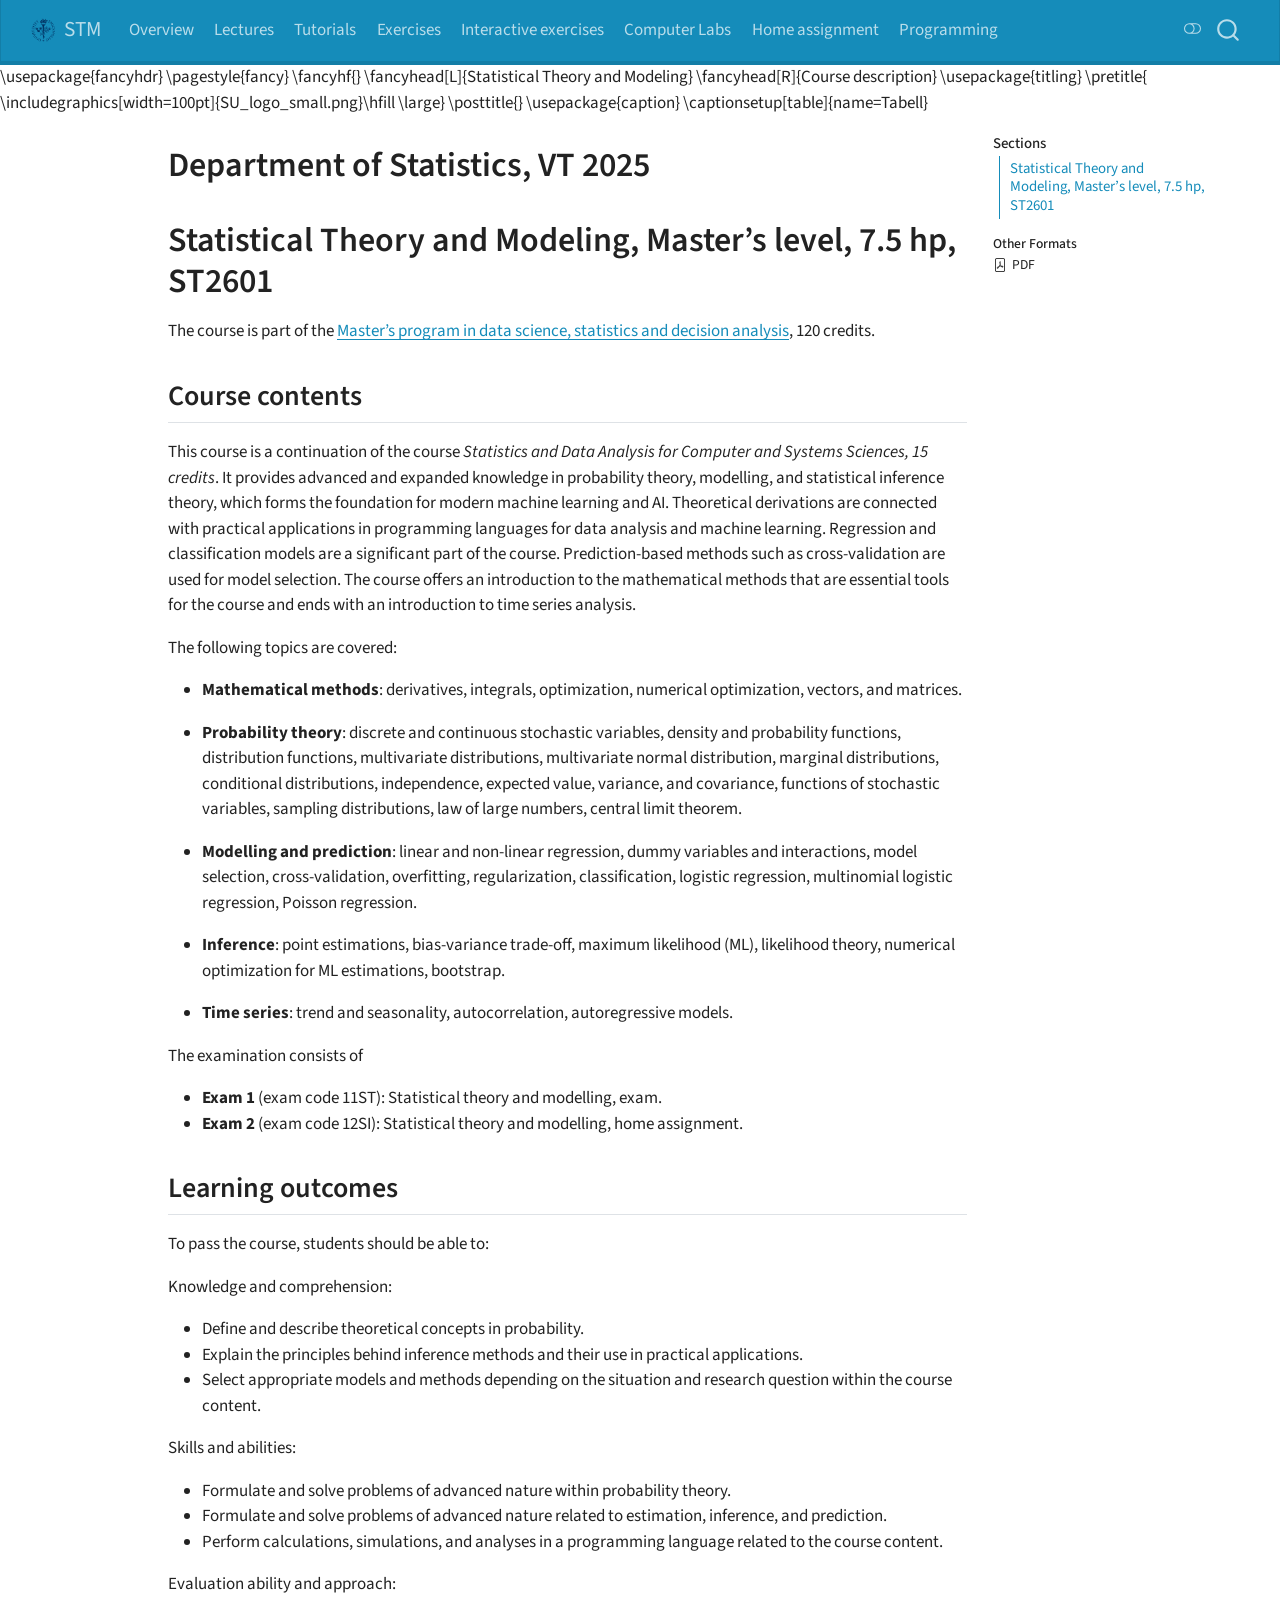
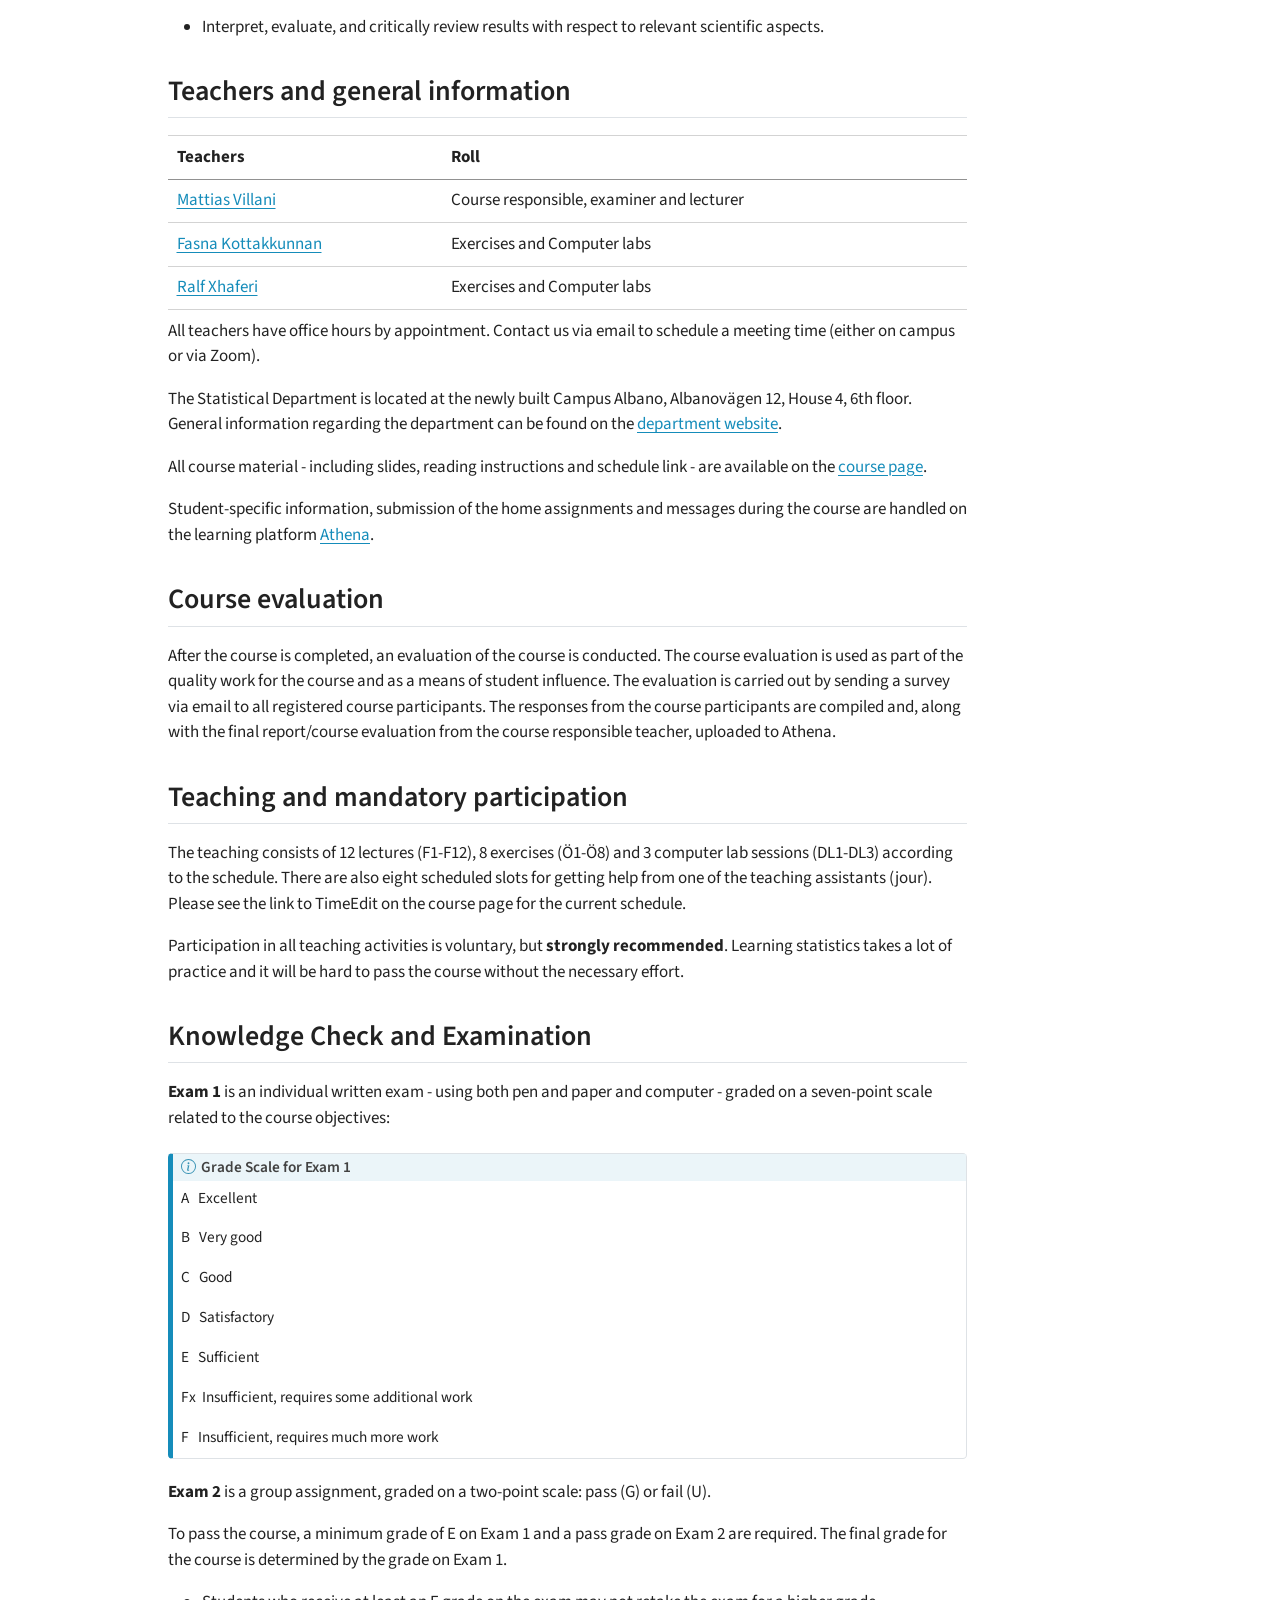
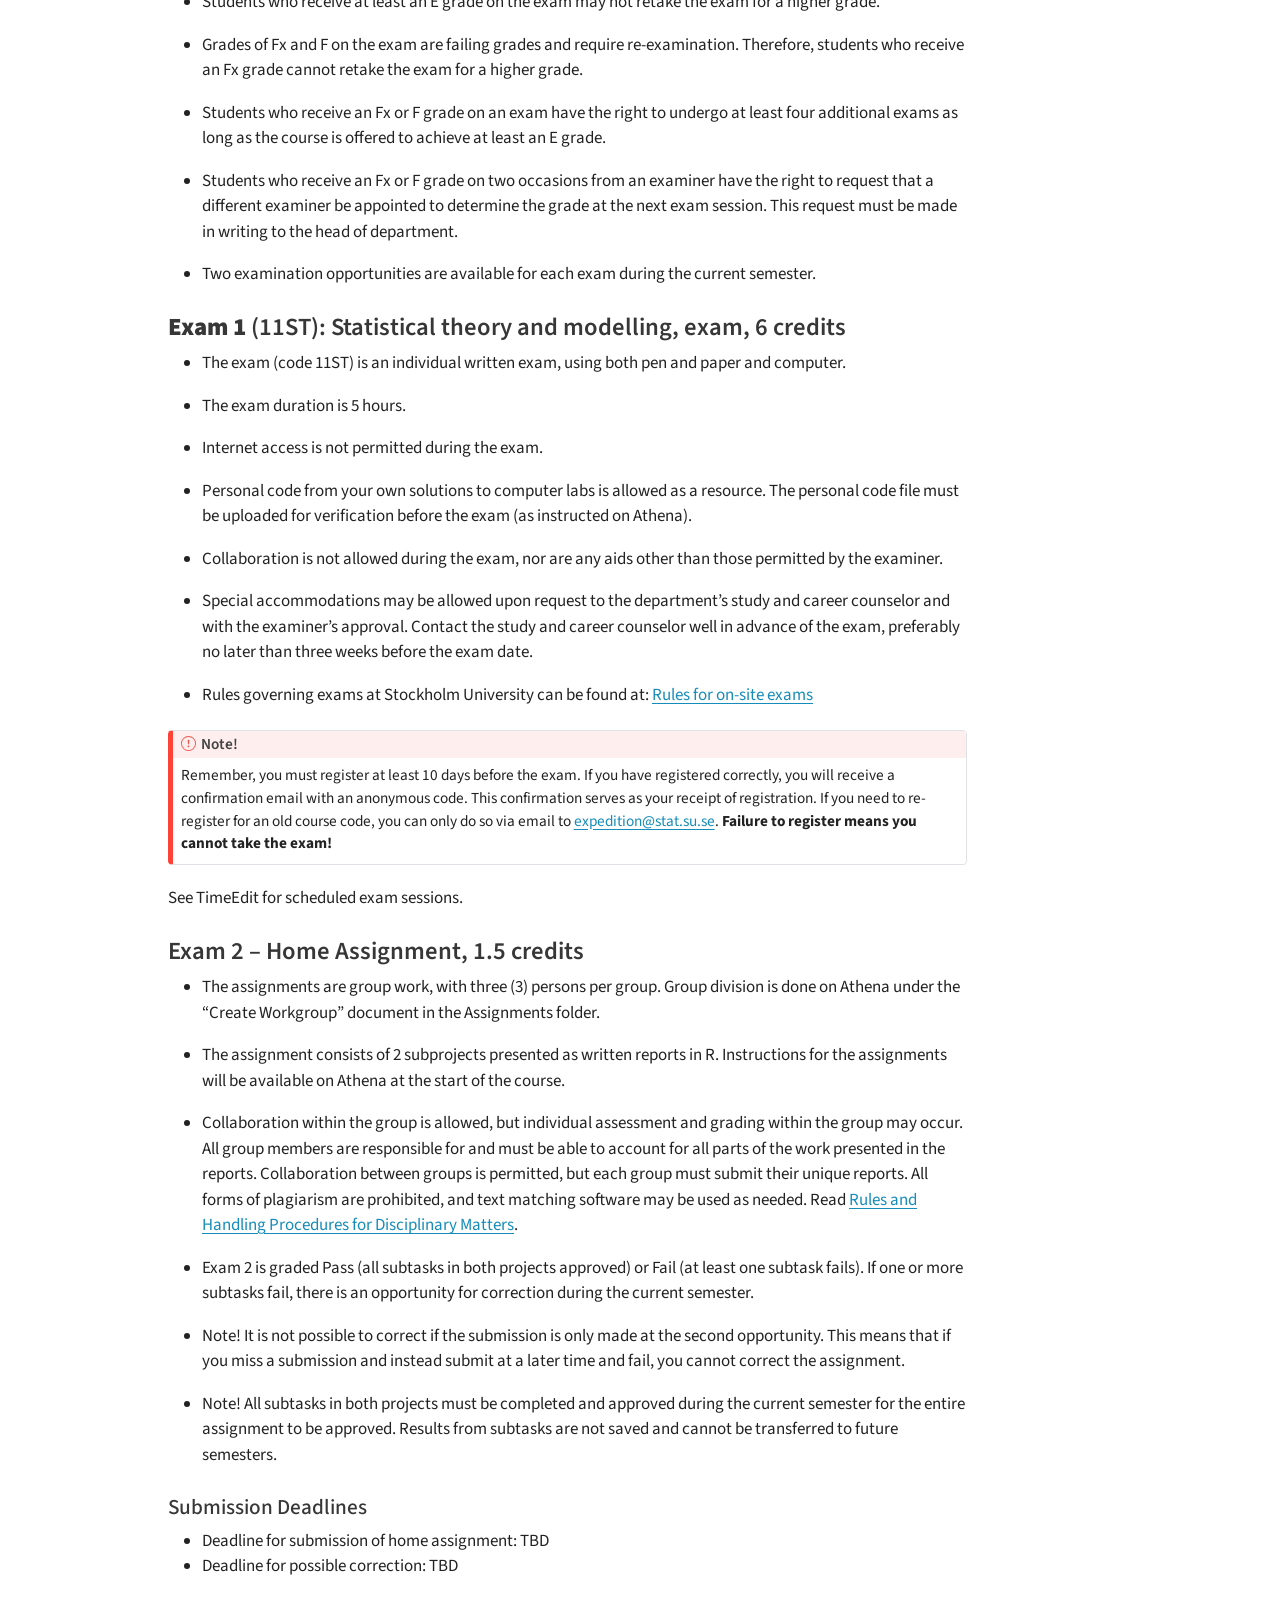
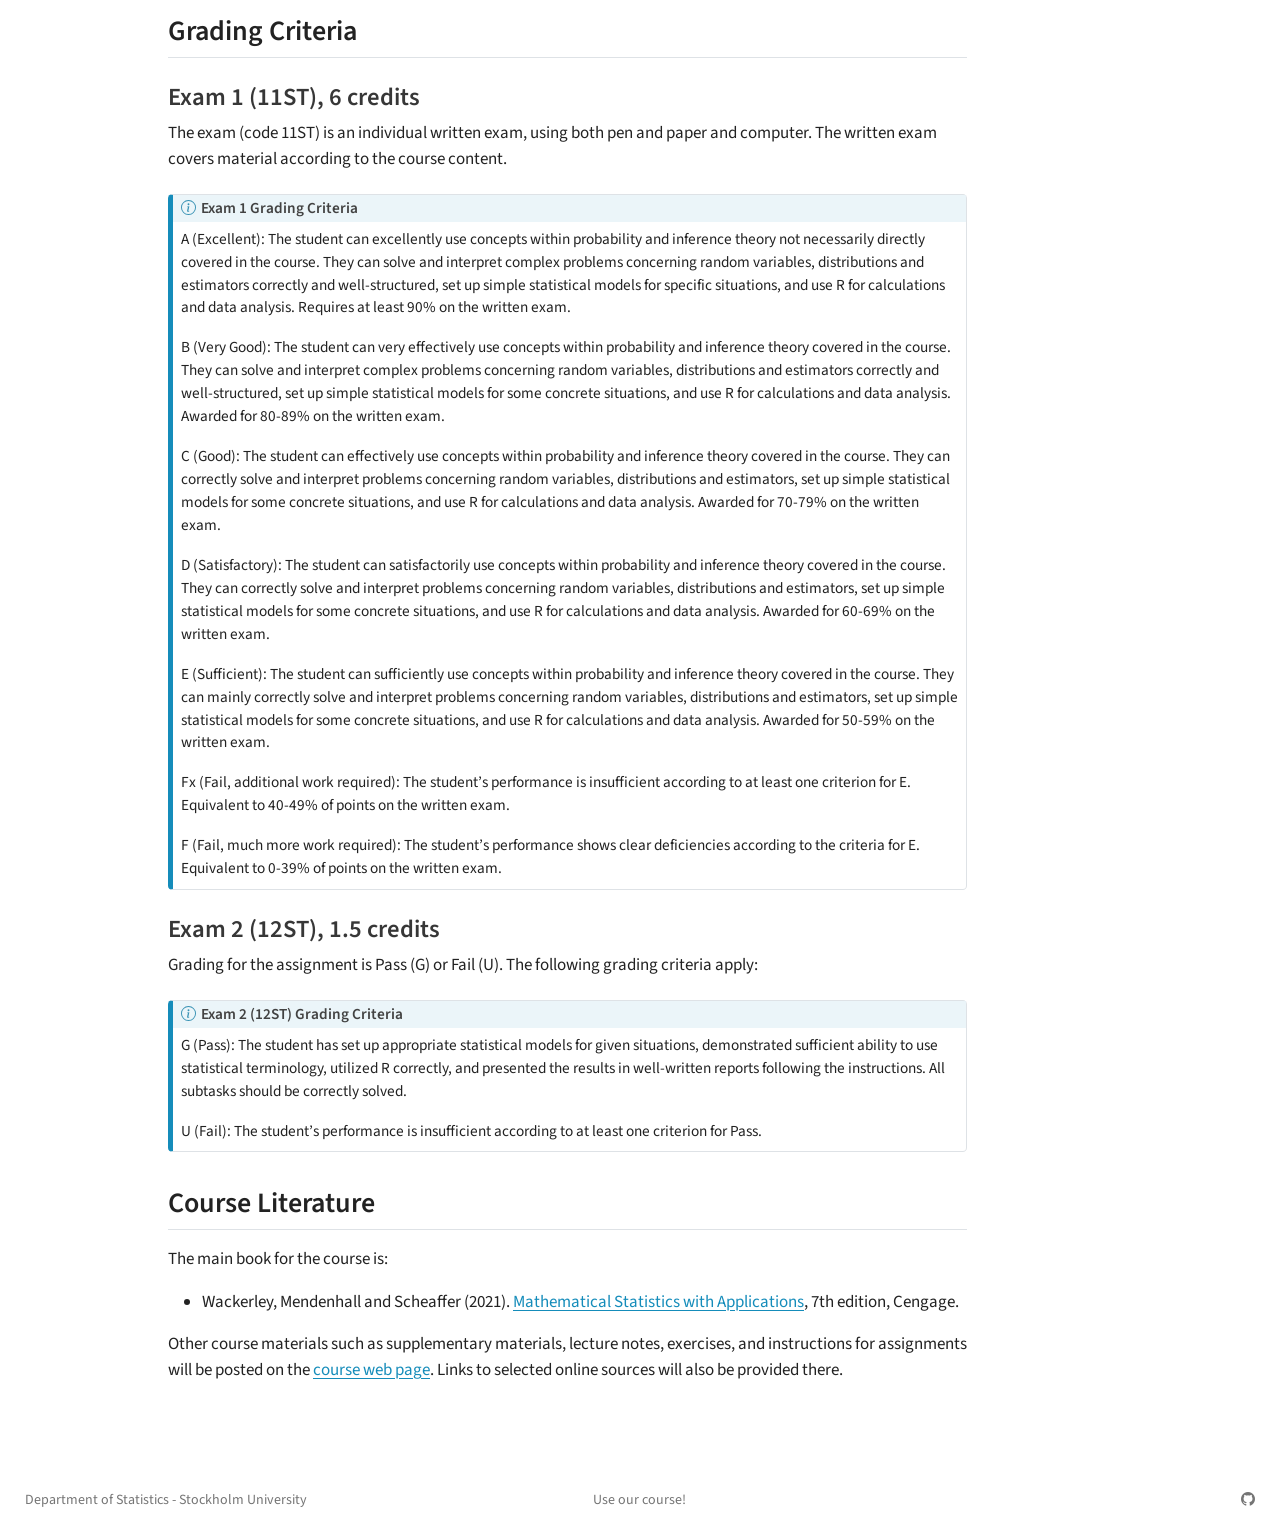
<file: docs/admin/KB.html>
<!DOCTYPE html>
<html xmlns="http://www.w3.org/1999/xhtml" lang="en" xml:lang="en"><head>

<meta charset="utf-8">
<meta name="generator" content="quarto-1.6.40">

<meta name="viewport" content="width=device-width, initial-scale=1.0, user-scalable=yes">


<title>Department of Statistics, VT 2025 – STM</title>
<style>
code{white-space: pre-wrap;}
span.smallcaps{font-variant: small-caps;}
div.columns{display: flex; gap: min(4vw, 1.5em);}
div.column{flex: auto; overflow-x: auto;}
div.hanging-indent{margin-left: 1.5em; text-indent: -1.5em;}
ul.task-list{list-style: none;}
ul.task-list li input[type="checkbox"] {
  width: 0.8em;
  margin: 0 0.8em 0.2em -1em; /* quarto-specific, see https://github.com/quarto-dev/quarto-cli/issues/4556 */ 
  vertical-align: middle;
}
</style>


<script src="../site_libs/quarto-nav/quarto-nav.js"></script>
<script src="../site_libs/quarto-nav/headroom.min.js"></script>
<script src="../site_libs/clipboard/clipboard.min.js"></script>
<script src="../site_libs/quarto-search/autocomplete.umd.js"></script>
<script src="../site_libs/quarto-search/fuse.min.js"></script>
<script src="../site_libs/quarto-search/quarto-search.js"></script>
<meta name="quarto:offset" content="../">
<link href="..//misc/favicons/favicon.ico" rel="icon">
<script src="../site_libs/quarto-html/quarto.js"></script>
<script src="../site_libs/quarto-html/popper.min.js"></script>
<script src="../site_libs/quarto-html/tippy.umd.min.js"></script>
<script src="../site_libs/quarto-html/anchor.min.js"></script>
<link href="../site_libs/quarto-html/tippy.css" rel="stylesheet">
<link href="../site_libs/quarto-html/quarto-syntax-highlighting-549806ee2085284f45b00abea8c6df48.css" rel="stylesheet" class="quarto-color-scheme" id="quarto-text-highlighting-styles">
<link href="../site_libs/quarto-html/quarto-syntax-highlighting-dark-8ea72dc5fed832574809a9c94082fbbb.css" rel="prefetch" class="quarto-color-scheme quarto-color-alternate" id="quarto-text-highlighting-styles">
<script src="../site_libs/bootstrap/bootstrap.min.js"></script>
<link href="../site_libs/bootstrap/bootstrap-icons.css" rel="stylesheet">
<link href="../site_libs/bootstrap/bootstrap-fc3cd45728d25fc1a494926d8a114a58.min.css" rel="stylesheet" append-hash="true" class="quarto-color-scheme" id="quarto-bootstrap" data-mode="light">
<link href="../site_libs/bootstrap/bootstrap-dark-e566e7d53b7ab26a57d70dd27f9c6c6b.min.css" rel="prefetch" append-hash="true" class="quarto-color-scheme quarto-color-alternate" id="quarto-bootstrap" data-mode="dark">
<script id="quarto-search-options" type="application/json">{
  "location": "navbar",
  "copy-button": false,
  "collapse-after": 3,
  "panel-placement": "end",
  "type": "overlay",
  "limit": 50,
  "keyboard-shortcut": [
    "f",
    "/",
    "s"
  ],
  "show-item-context": false,
  "language": {
    "search-no-results-text": "No results",
    "search-matching-documents-text": "matching documents",
    "search-copy-link-title": "Copy link to search",
    "search-hide-matches-text": "Hide additional matches",
    "search-more-match-text": "more match in this document",
    "search-more-matches-text": "more matches in this document",
    "search-clear-button-title": "Clear",
    "search-text-placeholder": "",
    "search-detached-cancel-button-title": "Cancel",
    "search-submit-button-title": "Submit",
    "search-label": "Search"
  }
}</script>
</head><body class="nav-fixed">\usepackage{fancyhdr}
\pagestyle{fancy}
\fancyhf{}
\fancyhead[L]{Statistical Theory and Modeling}
\fancyhead[R]{Course description}
\usepackage{titling}
\pretitle{
\includegraphics[width=100pt]{SU_logo_small.png}\hfill \large}
\posttitle{}
\usepackage{caption}
\captionsetup[table]{name=Tabell}


<link rel="stylesheet" href="../styles.css">




<div id="quarto-search-results"></div>
  <header id="quarto-header" class="headroom fixed-top">
    <nav class="navbar navbar-expand-lg " data-bs-theme="dark">
      <div class="navbar-container container-fluid">
      <div class="navbar-brand-container mx-auto">
    <a href="../index.html" class="navbar-brand navbar-brand-logo">
    <img src="../misc/SU_logo_small.png" alt="" class="navbar-logo">
    </a>
    <a class="navbar-brand" href="../index.html">
    <span class="navbar-title">STM</span>
    </a>
  </div>
            <div id="quarto-search" class="" title="Search"></div>
          <button class="navbar-toggler" type="button" data-bs-toggle="collapse" data-bs-target="#navbarCollapse" aria-controls="navbarCollapse" role="menu" aria-expanded="false" aria-label="Toggle navigation" onclick="if (window.quartoToggleHeadroom) { window.quartoToggleHeadroom(); }">
  <span class="navbar-toggler-icon"></span>
</button>
          <div class="collapse navbar-collapse" id="navbarCollapse">
            <ul class="navbar-nav navbar-nav-scroll me-auto">
  <li class="nav-item">
    <a class="nav-link" href="../index.html"> 
<span class="menu-text">Overview</span></a>
  </li>  
  <li class="nav-item">
    <a class="nav-link" href="../lectures.html"> 
<span class="menu-text">Lectures</span></a>
  </li>  
  <li class="nav-item">
    <a class="nav-link" href="../tutorials.html"> 
<span class="menu-text">Tutorials</span></a>
  </li>  
  <li class="nav-item">
    <a class="nav-link" href="../exercises.html"> 
<span class="menu-text">Exercises</span></a>
  </li>  
  <li class="nav-item">
    <a class="nav-link" href="../interactive_exercises.html"> 
<span class="menu-text">Interactive exercises</span></a>
  </li>  
  <li class="nav-item">
    <a class="nav-link" href="../computerlabs.html"> 
<span class="menu-text">Computer Labs</span></a>
  </li>  
  <li class="nav-item">
    <a class="nav-link" href="../homeassignment.html"> 
<span class="menu-text">Home assignment</span></a>
  </li>  
  <li class="nav-item">
    <a class="nav-link" href="../coding.html"> 
<span class="menu-text">Programming</span></a>
  </li>  
</ul>
          </div> <!-- /navcollapse -->
            <div class="quarto-navbar-tools">
  <a href="" class="quarto-color-scheme-toggle quarto-navigation-tool  px-1" onclick="window.quartoToggleColorScheme(); return false;" title="Toggle dark mode"><i class="bi"></i></a>
</div>
      </div> <!-- /container-fluid -->
    </nav>
</header>
<!-- content -->
<div id="quarto-content" class="quarto-container page-columns page-rows-contents page-layout-article page-navbar">
<!-- sidebar -->
<!-- margin-sidebar -->
    <div id="quarto-margin-sidebar" class="sidebar margin-sidebar">
        <nav id="TOC" role="doc-toc" class="toc-active">
    <h2 id="toc-title">Sections</h2>
   
  <ul>
  <li><a href="#statistical-theory-and-modeling-masters-level-7.5-hp-st2601" id="toc-statistical-theory-and-modeling-masters-level-7.5-hp-st2601" class="nav-link active" data-scroll-target="#statistical-theory-and-modeling-masters-level-7.5-hp-st2601">Statistical Theory and Modeling, Master’s level, 7.5 hp, ST2601</a>
  <ul class="collapse">
  <li><a href="#course-contents" id="toc-course-contents" class="nav-link" data-scroll-target="#course-contents">Course contents</a></li>
  <li><a href="#learning-outcomes" id="toc-learning-outcomes" class="nav-link" data-scroll-target="#learning-outcomes">Learning outcomes</a></li>
  <li><a href="#teachers-and-general-information" id="toc-teachers-and-general-information" class="nav-link" data-scroll-target="#teachers-and-general-information">Teachers and general information</a></li>
  <li><a href="#course-evaluation" id="toc-course-evaluation" class="nav-link" data-scroll-target="#course-evaluation">Course evaluation</a></li>
  <li><a href="#teaching-and-mandatory-participation" id="toc-teaching-and-mandatory-participation" class="nav-link" data-scroll-target="#teaching-and-mandatory-participation">Teaching and mandatory participation</a></li>
  <li><a href="#knowledge-check-and-examination" id="toc-knowledge-check-and-examination" class="nav-link" data-scroll-target="#knowledge-check-and-examination">Knowledge Check and Examination</a>
  <ul class="collapse">
  <li><a href="#exam-1-11st-statistical-theory-and-modelling-exam-6-credits" id="toc-exam-1-11st-statistical-theory-and-modelling-exam-6-credits" class="nav-link" data-scroll-target="#exam-1-11st-statistical-theory-and-modelling-exam-6-credits"><strong>Exam 1</strong> (11ST): Statistical theory and modelling, exam, 6 credits</a></li>
  <li><a href="#exam-2-home-assignment-1.5-credits" id="toc-exam-2-home-assignment-1.5-credits" class="nav-link" data-scroll-target="#exam-2-home-assignment-1.5-credits">Exam 2 – Home Assignment, 1.5 credits</a></li>
  </ul></li>
  <li><a href="#grading-criteria" id="toc-grading-criteria" class="nav-link" data-scroll-target="#grading-criteria">Grading Criteria</a>
  <ul class="collapse">
  <li><a href="#exam-1-11st-6-credits" id="toc-exam-1-11st-6-credits" class="nav-link" data-scroll-target="#exam-1-11st-6-credits">Exam 1 (11ST), 6 credits</a></li>
  <li><a href="#exam-2-12st-1.5-credits" id="toc-exam-2-12st-1.5-credits" class="nav-link" data-scroll-target="#exam-2-12st-1.5-credits">Exam 2 (12ST), 1.5 credits</a></li>
  </ul></li>
  <li><a href="#course-literature" id="toc-course-literature" class="nav-link" data-scroll-target="#course-literature">Course Literature</a></li>
  </ul></li>
  </ul>
<div class="quarto-alternate-formats"><h2>Other Formats</h2><ul><li><a href="KB.pdf"><i class="bi bi-file-pdf"></i>PDF</a></li></ul></div></nav>
    </div>
<!-- main -->
<main class="content" id="quarto-document-content">

<header id="title-block-header" class="quarto-title-block default">
<div class="quarto-title">
<h1 class="title">Department of Statistics, VT 2025</h1>
</div>



<div class="quarto-title-meta">

    
  
    
  </div>
  


</header>


<section id="statistical-theory-and-modeling-masters-level-7.5-hp-st2601" class="level1">
<h1>Statistical Theory and Modeling, Master’s level, 7.5 hp, ST2601</h1>
<p>The course is part of the <a href="https://www.su.se/english/search-courses-and-programmes/sdsbo-1.678892">Master’s program in data science, statistics and decision analysis</a>, 120 credits.</p>
<section id="course-contents" class="level2">
<h2 class="anchored" data-anchor-id="course-contents">Course contents</h2>
<p>This course is a continuation of the course <em>Statistics and Data Analysis for Computer and Systems Sciences, 15 credits</em>. It provides advanced and expanded knowledge in probability theory, modelling, and statistical inference theory, which forms the foundation for modern machine learning and AI. Theoretical derivations are connected with practical applications in programming languages for data analysis and machine learning. Regression and classification models are a significant part of the course. Prediction-based methods such as cross-validation are used for model selection. The course offers an introduction to the mathematical methods that are essential tools for the course and ends with an introduction to time series analysis.</p>
<p>The following topics are covered:</p>
<ul>
<li><p><strong>Mathematical methods</strong>: derivatives, integrals, optimization, numerical optimization, vectors, and matrices.</p></li>
<li><p><strong>Probability theory</strong>: discrete and continuous stochastic variables, density and probability functions, distribution functions, multivariate distributions, multivariate normal distribution, marginal distributions, conditional distributions, independence, expected value, variance, and covariance, functions of stochastic variables, sampling distributions, law of large numbers, central limit theorem.</p></li>
<li><p><strong>Modelling and prediction</strong>: linear and non-linear regression, dummy variables and interactions, model selection, cross-validation, overfitting, regularization, classification, logistic regression, multinomial logistic regression, Poisson regression.</p></li>
<li><p><strong>Inference</strong>: point estimations, bias-variance trade-off, maximum likelihood (ML), likelihood theory, numerical optimization for ML estimations, bootstrap.</p></li>
<li><p><strong>Time series</strong>: trend and seasonality, autocorrelation, autoregressive models.</p></li>
</ul>
<p>The examination consists of</p>
<ul>
<li><strong>Exam 1</strong> (exam code 11ST): Statistical theory and modelling, exam.</li>
<li><strong>Exam 2</strong> (exam code 12SI): Statistical theory and modelling, home assignment.</li>
</ul>
</section>
<section id="learning-outcomes" class="level2">
<h2 class="anchored" data-anchor-id="learning-outcomes">Learning outcomes</h2>
<p>To pass the course, students should be able to:</p>
<p>Knowledge and comprehension:</p>
<ul>
<li>Define and describe theoretical concepts in probability.</li>
<li>Explain the principles behind inference methods and their use in practical applications.</li>
<li>Select appropriate models and methods depending on the situation and research question within the course content.</li>
</ul>
<p>Skills and abilities:</p>
<ul>
<li>Formulate and solve problems of advanced nature within probability theory.</li>
<li>Formulate and solve problems of advanced nature related to estimation, inference, and prediction.</li>
<li>Perform calculations, simulations, and analyses in a programming language related to the course content.</li>
</ul>
<p>Evaluation ability and approach:</p>
<ul>
<li>Interpret, evaluate, and critically review results with respect to relevant scientific aspects.</li>
</ul>
</section>
<section id="teachers-and-general-information" class="level2">
<h2 class="anchored" data-anchor-id="teachers-and-general-information">Teachers and general information</h2>
<table class="caption-top table">
<thead>
<tr class="header">
<th>Teachers</th>
<th>Roll</th>
</tr>
</thead>
<tbody>
<tr class="odd">
<td><a href="mattiasvillani.com">Mattias Villani</a></td>
<td>Course responsible, examiner and lecturer </td>
</tr>
<tr class="even">
<td><a href="https://www.su.se/profiles/fako4336-1.797508">Fasna Kottakkunnan</a></td>
<td>Exercises and Computer labs </td>
</tr>
<tr class="odd">
<td><a href="https://www.su.se/profiles/raxh4527-1.569769">Ralf Xhaferi</a></td>
<td>Exercises and Computer labs</td>
</tr>
</tbody>
</table>
<p>All teachers have office hours by appointment. Contact us via email to schedule a meeting time (either on campus or via Zoom).</p>
<p>The Statistical Department is located at the newly built Campus Albano, Albanovägen 12, House 4, 6th floor. General information regarding the department can be found on the <a href="http://www.statistics.su.se">department website</a>.</p>
<p>All course material - including slides, reading instructions and schedule link - are available on the <a href="https://statisticssu.github.io/STM/">course page</a>.</p>
<p>Student-specific information, submission of the home assignments and messages during the course are handled on the learning platform <a href="https://athena.itslearning.com/index.aspx">Athena</a>.</p>
</section>
<section id="course-evaluation" class="level2">
<h2 class="anchored" data-anchor-id="course-evaluation">Course evaluation</h2>
<p>After the course is completed, an evaluation of the course is conducted. The course evaluation is used as part of the quality work for the course and as a means of student influence. The evaluation is carried out by sending a survey via email to all registered course participants. The responses from the course participants are compiled and, along with the final report/course evaluation from the course responsible teacher, uploaded to Athena.</p>
</section>
<section id="teaching-and-mandatory-participation" class="level2">
<h2 class="anchored" data-anchor-id="teaching-and-mandatory-participation">Teaching and mandatory participation</h2>
<p>The teaching consists of 12 lectures (F1-F12), 8 exercises (Ö1-Ö8) and 3 computer lab sessions (DL1-DL3) according to the schedule. There are also eight scheduled slots for getting help from one of the teaching assistants (jour). Please see the link to TimeEdit on the course page for the current schedule.</p>
<p>Participation in all teaching activities is voluntary, but <strong>strongly recommended</strong>. Learning statistics takes a lot of practice and it will be hard to pass the course without the necessary effort.</p>
</section>
<section id="knowledge-check-and-examination" class="level2">
<h2 class="anchored" data-anchor-id="knowledge-check-and-examination">Knowledge Check and Examination</h2>
<p><strong>Exam 1</strong> is an individual written exam - using both pen and paper and computer - graded on a seven-point scale related to the course objectives:</p>
<div class="callout callout-style-default callout-note callout-titled">
<div class="callout-header d-flex align-content-center">
<div class="callout-icon-container">
<i class="callout-icon"></i>
</div>
<div class="callout-title-container flex-fill">
Grade Scale for Exam 1
</div>
</div>
<div class="callout-body-container callout-body">
<p>A&nbsp; &nbsp;Excellent</p>
<p>B &nbsp;&nbsp;Very good</p>
<p>C &nbsp;&nbsp;Good</p>
<p>D &nbsp;&nbsp;Satisfactory</p>
<p>E&nbsp;&nbsp;&nbsp;Sufficient</p>
<p>Fx&nbsp; Insufficient, requires some additional work</p>
<p>F&nbsp;&nbsp;&nbsp;Insufficient, requires much more work</p>
</div>
</div>
<p><strong>Exam 2</strong> is a group assignment, graded on a two-point scale: pass (G) or fail (U).</p>
<p>To pass the course, a minimum grade of E on Exam 1 and a pass grade on Exam 2 are required. The final grade for the course is determined by the grade on Exam 1.</p>
<ul>
<li><p>Students who receive at least an E grade on the exam may not retake the exam for a higher grade.</p></li>
<li><p>Grades of Fx and F on the exam are failing grades and require re-examination. Therefore, students who receive an Fx grade cannot retake the exam for a higher grade.</p></li>
<li><p>Students who receive an Fx or F grade on an exam have the right to undergo at least four additional exams as long as the course is offered to achieve at least an E grade.</p></li>
<li><p>Students who receive an Fx or F grade on two occasions from an examiner have the right to request that a different examiner be appointed to determine the grade at the next exam session. This request must be made in writing to the head of department.</p></li>
<li><p>Two examination opportunities are available for each exam during the current semester.</p></li>
</ul>
<section id="exam-1-11st-statistical-theory-and-modelling-exam-6-credits" class="level3">
<h3 class="anchored" data-anchor-id="exam-1-11st-statistical-theory-and-modelling-exam-6-credits"><strong>Exam 1</strong> (11ST): Statistical theory and modelling, exam, 6 credits</h3>
<ul>
<li><p>The exam (code 11ST) is an individual written exam, using both pen and paper and computer.</p></li>
<li><p>The exam duration is 5 hours.</p></li>
<li><p>Internet access is not permitted during the exam.</p></li>
<li><p>Personal code from your own solutions to computer labs is allowed as a resource. The personal code file must be uploaded for verification before the exam (as instructed on Athena).</p></li>
<li><p>Collaboration is not allowed during the exam, nor are any aids other than those permitted by the examiner.</p></li>
<li><p>Special accommodations may be allowed upon request to the department’s study and career counselor and with the examiner’s approval. Contact the study and career counselor well in advance of the exam, preferably no later than three weeks before the exam date.</p></li>
<li><p>Rules governing exams at Stockholm University can be found at: <a href="https://medarbetare.su.se/en/our-su/governance/rules--regulations/education/regulations-for-written-seated-examination">Rules for on-site exams</a></p></li>
</ul>
<div class="callout callout-style-default callout-important callout-titled">
<div class="callout-header d-flex align-content-center">
<div class="callout-icon-container">
<i class="callout-icon"></i>
</div>
<div class="callout-title-container flex-fill">
Note!
</div>
</div>
<div class="callout-body-container callout-body">
<p>Remember, you must register at least 10 days before the exam. If you have registered correctly, you will receive a confirmation email with an anonymous code. This confirmation serves as your receipt of registration. If you need to re-register for an old course code, you can only do so via email to <a href="mailto:expedition@stat.su.se">expedition@stat.su.se</a>. <strong>Failure to register means you cannot take the exam!</strong></p>
</div>
</div>
<p>See TimeEdit for scheduled exam sessions.</p>
</section>
<section id="exam-2-home-assignment-1.5-credits" class="level3">
<h3 class="anchored" data-anchor-id="exam-2-home-assignment-1.5-credits">Exam 2 – Home Assignment, 1.5 credits</h3>
<ul>
<li><p>The assignments are group work, with three (3) persons per group. Group division is done on Athena under the “Create Workgroup” document in the Assignments folder.</p></li>
<li><p>The assignment consists of 2 subprojects presented as written reports in R. Instructions for the assignments will be available on Athena at the start of the course.</p></li>
<li><p>Collaboration within the group is allowed, but individual assessment and grading within the group may occur. All group members are responsible for and must be able to account for all parts of the work presented in the reports. Collaboration between groups is permitted, but each group must submit their unique reports. All forms of plagiarism are prohibited, and text matching software may be used as needed. Read <a href="https://www.su.se/medarbetare/organisation-styrning/styrdokument-regelboken/utbildning/regler-och-handl%C3%A4ggningsordning-f%C3%B6r-disciplin%C3%A4renden-1.605869">Rules and Handling Procedures for Disciplinary Matters</a>.</p></li>
<li><p>Exam 2 is graded Pass (all subtasks in both projects approved) or Fail (at least one subtask fails). If one or more subtasks fail, there is an opportunity for correction during the current semester.</p></li>
<li><p>Note! It is not possible to correct if the submission is only made at the second opportunity. This means that if you miss a submission and instead submit at a later time and fail, you cannot correct the assignment.</p></li>
<li><p>Note! All subtasks in both projects must be completed and approved during the current semester for the entire assignment to be approved. Results from subtasks are not saved and cannot be transferred to future semesters.</p></li>
</ul>
<section id="submission-deadlines" class="level4">
<h4 class="anchored" data-anchor-id="submission-deadlines">Submission Deadlines</h4>
<ul>
<li>Deadline for submission of home assignment: TBD</li>
<li>Deadline for possible correction: TBD</li>
</ul>
</section>
</section>
</section>
<section id="grading-criteria" class="level2">
<h2 class="anchored" data-anchor-id="grading-criteria">Grading Criteria</h2>
<section id="exam-1-11st-6-credits" class="level3">
<h3 class="anchored" data-anchor-id="exam-1-11st-6-credits">Exam 1 (11ST), 6 credits</h3>
<p>The exam (code 11ST) is an individual written exam, using both pen and paper and computer. The written exam covers material according to the course content.</p>
<div class="callout callout-style-default callout-note callout-titled">
<div class="callout-header d-flex align-content-center">
<div class="callout-icon-container">
<i class="callout-icon"></i>
</div>
<div class="callout-title-container flex-fill">
Exam 1 Grading Criteria
</div>
</div>
<div class="callout-body-container callout-body">
<p>A (Excellent): The student can excellently use concepts within probability and inference theory not necessarily directly covered in the course. They can solve and interpret complex problems concerning random variables, distributions and estimators correctly and well-structured, set up simple statistical models for specific situations, and use R for calculations and data analysis. Requires at least 90% on the written exam.</p>
<p>B (Very Good): The student can very effectively use concepts within probability and inference theory covered in the course. They can solve and interpret complex problems concerning random variables, distributions and estimators correctly and well-structured, set up simple statistical models for some concrete situations, and use R for calculations and data analysis. Awarded for 80-89% on the written exam.</p>
<p>C (Good): The student can effectively use concepts within probability and inference theory covered in the course. They can correctly solve and interpret problems concerning random variables, distributions and estimators, set up simple statistical models for some concrete situations, and use R for calculations and data analysis. Awarded for 70-79% on the written exam.</p>
<p>D (Satisfactory): The student can satisfactorily use concepts within probability and inference theory covered in the course. They can correctly solve and interpret problems concerning random variables, distributions and estimators, set up simple statistical models for some concrete situations, and use R for calculations and data analysis. Awarded for 60-69% on the written exam.</p>
<p>E (Sufficient): The student can sufficiently use concepts within probability and inference theory covered in the course. They can mainly correctly solve and interpret problems concerning random variables, distributions and estimators, set up simple statistical models for some concrete situations, and use R for calculations and data analysis. Awarded for 50-59% on the written exam.</p>
<p>Fx (Fail, additional work required): The student’s performance is insufficient according to at least one criterion for E. Equivalent to 40-49% of points on the written exam.</p>
<p>F (Fail, much more work required): The student’s performance shows clear deficiencies according to the criteria for E. Equivalent to 0-39% of points on the written exam.</p>
</div>
</div>
</section>
<section id="exam-2-12st-1.5-credits" class="level3">
<h3 class="anchored" data-anchor-id="exam-2-12st-1.5-credits">Exam 2 (12ST), 1.5 credits</h3>
<p>Grading for the assignment is Pass (G) or Fail (U). The following grading criteria apply:</p>
<div class="callout callout-style-default callout-note callout-titled">
<div class="callout-header d-flex align-content-center">
<div class="callout-icon-container">
<i class="callout-icon"></i>
</div>
<div class="callout-title-container flex-fill">
Exam 2 (12ST) Grading Criteria
</div>
</div>
<div class="callout-body-container callout-body">
<p>G (Pass): The student has set up appropriate statistical models for given situations, demonstrated sufficient ability to use statistical terminology, utilized R correctly, and presented the results in well-written reports following the instructions. All subtasks should be correctly solved.</p>
<p>U (Fail): The student’s performance is insufficient according to at least one criterion for Pass.</p>
</div>
</div>
</section>
</section>
<section id="course-literature" class="level2">
<h2 class="anchored" data-anchor-id="course-literature">Course Literature</h2>
<p>The main book for the course is:</p>
<ul>
<li>Wackerley, Mendenhall and Scheaffer (2021). <a href="https://statisticssu.github.io/STM/misc/larry.png">Mathematical Statistics with Applications</a>, 7th edition, Cengage.</li>
</ul>
<p>Other course materials such as supplementary materials, lecture notes, exercises, and instructions for assignments will be posted on the <a href="https://statisticssu.github.io/STM/">course web page</a>. Links to selected online sources will also be provided there.</p>


</section>
</section>

</main> <!-- /main -->
<script id="quarto-html-after-body" type="application/javascript">
window.document.addEventListener("DOMContentLoaded", function (event) {
  const toggleBodyColorMode = (bsSheetEl) => {
    const mode = bsSheetEl.getAttribute("data-mode");
    const bodyEl = window.document.querySelector("body");
    if (mode === "dark") {
      bodyEl.classList.add("quarto-dark");
      bodyEl.classList.remove("quarto-light");
    } else {
      bodyEl.classList.add("quarto-light");
      bodyEl.classList.remove("quarto-dark");
    }
  }
  const toggleBodyColorPrimary = () => {
    const bsSheetEl = window.document.querySelector("link#quarto-bootstrap");
    if (bsSheetEl) {
      toggleBodyColorMode(bsSheetEl);
    }
  }
  toggleBodyColorPrimary();  
  const disableStylesheet = (stylesheets) => {
    for (let i=0; i < stylesheets.length; i++) {
      const stylesheet = stylesheets[i];
      stylesheet.rel = 'prefetch';
    }
  }
  const enableStylesheet = (stylesheets) => {
    for (let i=0; i < stylesheets.length; i++) {
      const stylesheet = stylesheets[i];
      stylesheet.rel = 'stylesheet';
    }
  }
  const manageTransitions = (selector, allowTransitions) => {
    const els = window.document.querySelectorAll(selector);
    for (let i=0; i < els.length; i++) {
      const el = els[i];
      if (allowTransitions) {
        el.classList.remove('notransition');
      } else {
        el.classList.add('notransition');
      }
    }
  }
  const toggleGiscusIfUsed = (isAlternate, darkModeDefault) => {
    const baseTheme = document.querySelector('#giscus-base-theme')?.value ?? 'light';
    const alternateTheme = document.querySelector('#giscus-alt-theme')?.value ?? 'dark';
    let newTheme = '';
    if(darkModeDefault) {
      newTheme = isAlternate ? baseTheme : alternateTheme;
    } else {
      newTheme = isAlternate ? alternateTheme : baseTheme;
    }
    const changeGiscusTheme = () => {
      // From: https://github.com/giscus/giscus/issues/336
      const sendMessage = (message) => {
        const iframe = document.querySelector('iframe.giscus-frame');
        if (!iframe) return;
        iframe.contentWindow.postMessage({ giscus: message }, 'https://giscus.app');
      }
      sendMessage({
        setConfig: {
          theme: newTheme
        }
      });
    }
    const isGiscussLoaded = window.document.querySelector('iframe.giscus-frame') !== null;
    if (isGiscussLoaded) {
      changeGiscusTheme();
    }
  }
  const toggleColorMode = (alternate) => {
    // Switch the stylesheets
    const alternateStylesheets = window.document.querySelectorAll('link.quarto-color-scheme.quarto-color-alternate');
    manageTransitions('#quarto-margin-sidebar .nav-link', false);
    if (alternate) {
      enableStylesheet(alternateStylesheets);
      for (const sheetNode of alternateStylesheets) {
        if (sheetNode.id === "quarto-bootstrap") {
          toggleBodyColorMode(sheetNode);
        }
      }
    } else {
      disableStylesheet(alternateStylesheets);
      toggleBodyColorPrimary();
    }
    manageTransitions('#quarto-margin-sidebar .nav-link', true);
    // Switch the toggles
    const toggles = window.document.querySelectorAll('.quarto-color-scheme-toggle');
    for (let i=0; i < toggles.length; i++) {
      const toggle = toggles[i];
      if (toggle) {
        if (alternate) {
          toggle.classList.add("alternate");     
        } else {
          toggle.classList.remove("alternate");
        }
      }
    }
    // Hack to workaround the fact that safari doesn't
    // properly recolor the scrollbar when toggling (#1455)
    if (navigator.userAgent.indexOf('Safari') > 0 && navigator.userAgent.indexOf('Chrome') == -1) {
      manageTransitions("body", false);
      window.scrollTo(0, 1);
      setTimeout(() => {
        window.scrollTo(0, 0);
        manageTransitions("body", true);
      }, 40);  
    }
  }
  const isFileUrl = () => { 
    return window.location.protocol === 'file:';
  }
  const hasAlternateSentinel = () => {  
    let styleSentinel = getColorSchemeSentinel();
    if (styleSentinel !== null) {
      return styleSentinel === "alternate";
    } else {
      return false;
    }
  }
  const setStyleSentinel = (alternate) => {
    const value = alternate ? "alternate" : "default";
    if (!isFileUrl()) {
      window.localStorage.setItem("quarto-color-scheme", value);
    } else {
      localAlternateSentinel = value;
    }
  }
  const getColorSchemeSentinel = () => {
    if (!isFileUrl()) {
      const storageValue = window.localStorage.getItem("quarto-color-scheme");
      return storageValue != null ? storageValue : localAlternateSentinel;
    } else {
      return localAlternateSentinel;
    }
  }
  const darkModeDefault = false;
  let localAlternateSentinel = darkModeDefault ? 'alternate' : 'default';
  // Dark / light mode switch
  window.quartoToggleColorScheme = () => {
    // Read the current dark / light value 
    let toAlternate = !hasAlternateSentinel();
    toggleColorMode(toAlternate);
    setStyleSentinel(toAlternate);
    toggleGiscusIfUsed(toAlternate, darkModeDefault);
  };
  // Ensure there is a toggle, if there isn't float one in the top right
  if (window.document.querySelector('.quarto-color-scheme-toggle') === null) {
    const a = window.document.createElement('a');
    a.classList.add('top-right');
    a.classList.add('quarto-color-scheme-toggle');
    a.href = "";
    a.onclick = function() { try { window.quartoToggleColorScheme(); } catch {} return false; };
    const i = window.document.createElement("i");
    i.classList.add('bi');
    a.appendChild(i);
    window.document.body.appendChild(a);
  }
  // Switch to dark mode if need be
  if (hasAlternateSentinel()) {
    toggleColorMode(true);
  } else {
    toggleColorMode(false);
  }
  const icon = "";
  const anchorJS = new window.AnchorJS();
  anchorJS.options = {
    placement: 'right',
    icon: icon
  };
  anchorJS.add('.anchored');
  const isCodeAnnotation = (el) => {
    for (const clz of el.classList) {
      if (clz.startsWith('code-annotation-')) {                     
        return true;
      }
    }
    return false;
  }
  const onCopySuccess = function(e) {
    // button target
    const button = e.trigger;
    // don't keep focus
    button.blur();
    // flash "checked"
    button.classList.add('code-copy-button-checked');
    var currentTitle = button.getAttribute("title");
    button.setAttribute("title", "Copied!");
    let tooltip;
    if (window.bootstrap) {
      button.setAttribute("data-bs-toggle", "tooltip");
      button.setAttribute("data-bs-placement", "left");
      button.setAttribute("data-bs-title", "Copied!");
      tooltip = new bootstrap.Tooltip(button, 
        { trigger: "manual", 
          customClass: "code-copy-button-tooltip",
          offset: [0, -8]});
      tooltip.show();    
    }
    setTimeout(function() {
      if (tooltip) {
        tooltip.hide();
        button.removeAttribute("data-bs-title");
        button.removeAttribute("data-bs-toggle");
        button.removeAttribute("data-bs-placement");
      }
      button.setAttribute("title", currentTitle);
      button.classList.remove('code-copy-button-checked');
    }, 1000);
    // clear code selection
    e.clearSelection();
  }
  const getTextToCopy = function(trigger) {
      const codeEl = trigger.previousElementSibling.cloneNode(true);
      for (const childEl of codeEl.children) {
        if (isCodeAnnotation(childEl)) {
          childEl.remove();
        }
      }
      return codeEl.innerText;
  }
  const clipboard = new window.ClipboardJS('.code-copy-button:not([data-in-quarto-modal])', {
    text: getTextToCopy
  });
  clipboard.on('success', onCopySuccess);
  if (window.document.getElementById('quarto-embedded-source-code-modal')) {
    const clipboardModal = new window.ClipboardJS('.code-copy-button[data-in-quarto-modal]', {
      text: getTextToCopy,
      container: window.document.getElementById('quarto-embedded-source-code-modal')
    });
    clipboardModal.on('success', onCopySuccess);
  }
    var localhostRegex = new RegExp(/^(?:http|https):\/\/localhost\:?[0-9]*\//);
    var mailtoRegex = new RegExp(/^mailto:/);
      var filterRegex = new RegExp('/' + window.location.host + '/');
    var isInternal = (href) => {
        return filterRegex.test(href) || localhostRegex.test(href) || mailtoRegex.test(href);
    }
    // Inspect non-navigation links and adorn them if external
 	var links = window.document.querySelectorAll('a[href]:not(.nav-link):not(.navbar-brand):not(.toc-action):not(.sidebar-link):not(.sidebar-item-toggle):not(.pagination-link):not(.no-external):not([aria-hidden]):not(.dropdown-item):not(.quarto-navigation-tool):not(.about-link)');
    for (var i=0; i<links.length; i++) {
      const link = links[i];
      if (!isInternal(link.href)) {
        // undo the damage that might have been done by quarto-nav.js in the case of
        // links that we want to consider external
        if (link.dataset.originalHref !== undefined) {
          link.href = link.dataset.originalHref;
        }
      }
    }
  function tippyHover(el, contentFn, onTriggerFn, onUntriggerFn) {
    const config = {
      allowHTML: true,
      maxWidth: 500,
      delay: 100,
      arrow: false,
      appendTo: function(el) {
          return el.parentElement;
      },
      interactive: true,
      interactiveBorder: 10,
      theme: 'quarto',
      placement: 'bottom-start',
    };
    if (contentFn) {
      config.content = contentFn;
    }
    if (onTriggerFn) {
      config.onTrigger = onTriggerFn;
    }
    if (onUntriggerFn) {
      config.onUntrigger = onUntriggerFn;
    }
    window.tippy(el, config); 
  }
  const noterefs = window.document.querySelectorAll('a[role="doc-noteref"]');
  for (var i=0; i<noterefs.length; i++) {
    const ref = noterefs[i];
    tippyHover(ref, function() {
      // use id or data attribute instead here
      let href = ref.getAttribute('data-footnote-href') || ref.getAttribute('href');
      try { href = new URL(href).hash; } catch {}
      const id = href.replace(/^#\/?/, "");
      const note = window.document.getElementById(id);
      if (note) {
        return note.innerHTML;
      } else {
        return "";
      }
    });
  }
  const xrefs = window.document.querySelectorAll('a.quarto-xref');
  const processXRef = (id, note) => {
    // Strip column container classes
    const stripColumnClz = (el) => {
      el.classList.remove("page-full", "page-columns");
      if (el.children) {
        for (const child of el.children) {
          stripColumnClz(child);
        }
      }
    }
    stripColumnClz(note)
    if (id === null || id.startsWith('sec-')) {
      // Special case sections, only their first couple elements
      const container = document.createElement("div");
      if (note.children && note.children.length > 2) {
        container.appendChild(note.children[0].cloneNode(true));
        for (let i = 1; i < note.children.length; i++) {
          const child = note.children[i];
          if (child.tagName === "P" && child.innerText === "") {
            continue;
          } else {
            container.appendChild(child.cloneNode(true));
            break;
          }
        }
        if (window.Quarto?.typesetMath) {
          window.Quarto.typesetMath(container);
        }
        return container.innerHTML
      } else {
        if (window.Quarto?.typesetMath) {
          window.Quarto.typesetMath(note);
        }
        return note.innerHTML;
      }
    } else {
      // Remove any anchor links if they are present
      const anchorLink = note.querySelector('a.anchorjs-link');
      if (anchorLink) {
        anchorLink.remove();
      }
      if (window.Quarto?.typesetMath) {
        window.Quarto.typesetMath(note);
      }
      if (note.classList.contains("callout")) {
        return note.outerHTML;
      } else {
        return note.innerHTML;
      }
    }
  }
  for (var i=0; i<xrefs.length; i++) {
    const xref = xrefs[i];
    tippyHover(xref, undefined, function(instance) {
      instance.disable();
      let url = xref.getAttribute('href');
      let hash = undefined; 
      if (url.startsWith('#')) {
        hash = url;
      } else {
        try { hash = new URL(url).hash; } catch {}
      }
      if (hash) {
        const id = hash.replace(/^#\/?/, "");
        const note = window.document.getElementById(id);
        if (note !== null) {
          try {
            const html = processXRef(id, note.cloneNode(true));
            instance.setContent(html);
          } finally {
            instance.enable();
            instance.show();
          }
        } else {
          // See if we can fetch this
          fetch(url.split('#')[0])
          .then(res => res.text())
          .then(html => {
            const parser = new DOMParser();
            const htmlDoc = parser.parseFromString(html, "text/html");
            const note = htmlDoc.getElementById(id);
            if (note !== null) {
              const html = processXRef(id, note);
              instance.setContent(html);
            } 
          }).finally(() => {
            instance.enable();
            instance.show();
          });
        }
      } else {
        // See if we can fetch a full url (with no hash to target)
        // This is a special case and we should probably do some content thinning / targeting
        fetch(url)
        .then(res => res.text())
        .then(html => {
          const parser = new DOMParser();
          const htmlDoc = parser.parseFromString(html, "text/html");
          const note = htmlDoc.querySelector('main.content');
          if (note !== null) {
            // This should only happen for chapter cross references
            // (since there is no id in the URL)
            // remove the first header
            if (note.children.length > 0 && note.children[0].tagName === "HEADER") {
              note.children[0].remove();
            }
            const html = processXRef(null, note);
            instance.setContent(html);
          } 
        }).finally(() => {
          instance.enable();
          instance.show();
        });
      }
    }, function(instance) {
    });
  }
      let selectedAnnoteEl;
      const selectorForAnnotation = ( cell, annotation) => {
        let cellAttr = 'data-code-cell="' + cell + '"';
        let lineAttr = 'data-code-annotation="' +  annotation + '"';
        const selector = 'span[' + cellAttr + '][' + lineAttr + ']';
        return selector;
      }
      const selectCodeLines = (annoteEl) => {
        const doc = window.document;
        const targetCell = annoteEl.getAttribute("data-target-cell");
        const targetAnnotation = annoteEl.getAttribute("data-target-annotation");
        const annoteSpan = window.document.querySelector(selectorForAnnotation(targetCell, targetAnnotation));
        const lines = annoteSpan.getAttribute("data-code-lines").split(",");
        const lineIds = lines.map((line) => {
          return targetCell + "-" + line;
        })
        let top = null;
        let height = null;
        let parent = null;
        if (lineIds.length > 0) {
            //compute the position of the single el (top and bottom and make a div)
            const el = window.document.getElementById(lineIds[0]);
            top = el.offsetTop;
            height = el.offsetHeight;
            parent = el.parentElement.parentElement;
          if (lineIds.length > 1) {
            const lastEl = window.document.getElementById(lineIds[lineIds.length - 1]);
            const bottom = lastEl.offsetTop + lastEl.offsetHeight;
            height = bottom - top;
          }
          if (top !== null && height !== null && parent !== null) {
            // cook up a div (if necessary) and position it 
            let div = window.document.getElementById("code-annotation-line-highlight");
            if (div === null) {
              div = window.document.createElement("div");
              div.setAttribute("id", "code-annotation-line-highlight");
              div.style.position = 'absolute';
              parent.appendChild(div);
            }
            div.style.top = top - 2 + "px";
            div.style.height = height + 4 + "px";
            div.style.left = 0;
            let gutterDiv = window.document.getElementById("code-annotation-line-highlight-gutter");
            if (gutterDiv === null) {
              gutterDiv = window.document.createElement("div");
              gutterDiv.setAttribute("id", "code-annotation-line-highlight-gutter");
              gutterDiv.style.position = 'absolute';
              const codeCell = window.document.getElementById(targetCell);
              const gutter = codeCell.querySelector('.code-annotation-gutter');
              gutter.appendChild(gutterDiv);
            }
            gutterDiv.style.top = top - 2 + "px";
            gutterDiv.style.height = height + 4 + "px";
          }
          selectedAnnoteEl = annoteEl;
        }
      };
      const unselectCodeLines = () => {
        const elementsIds = ["code-annotation-line-highlight", "code-annotation-line-highlight-gutter"];
        elementsIds.forEach((elId) => {
          const div = window.document.getElementById(elId);
          if (div) {
            div.remove();
          }
        });
        selectedAnnoteEl = undefined;
      };
        // Handle positioning of the toggle
    window.addEventListener(
      "resize",
      throttle(() => {
        elRect = undefined;
        if (selectedAnnoteEl) {
          selectCodeLines(selectedAnnoteEl);
        }
      }, 10)
    );
    function throttle(fn, ms) {
    let throttle = false;
    let timer;
      return (...args) => {
        if(!throttle) { // first call gets through
            fn.apply(this, args);
            throttle = true;
        } else { // all the others get throttled
            if(timer) clearTimeout(timer); // cancel #2
            timer = setTimeout(() => {
              fn.apply(this, args);
              timer = throttle = false;
            }, ms);
        }
      };
    }
      // Attach click handler to the DT
      const annoteDls = window.document.querySelectorAll('dt[data-target-cell]');
      for (const annoteDlNode of annoteDls) {
        annoteDlNode.addEventListener('click', (event) => {
          const clickedEl = event.target;
          if (clickedEl !== selectedAnnoteEl) {
            unselectCodeLines();
            const activeEl = window.document.querySelector('dt[data-target-cell].code-annotation-active');
            if (activeEl) {
              activeEl.classList.remove('code-annotation-active');
            }
            selectCodeLines(clickedEl);
            clickedEl.classList.add('code-annotation-active');
          } else {
            // Unselect the line
            unselectCodeLines();
            clickedEl.classList.remove('code-annotation-active');
          }
        });
      }
  const findCites = (el) => {
    const parentEl = el.parentElement;
    if (parentEl) {
      const cites = parentEl.dataset.cites;
      if (cites) {
        return {
          el,
          cites: cites.split(' ')
        };
      } else {
        return findCites(el.parentElement)
      }
    } else {
      return undefined;
    }
  };
  var bibliorefs = window.document.querySelectorAll('a[role="doc-biblioref"]');
  for (var i=0; i<bibliorefs.length; i++) {
    const ref = bibliorefs[i];
    const citeInfo = findCites(ref);
    if (citeInfo) {
      tippyHover(citeInfo.el, function() {
        var popup = window.document.createElement('div');
        citeInfo.cites.forEach(function(cite) {
          var citeDiv = window.document.createElement('div');
          citeDiv.classList.add('hanging-indent');
          citeDiv.classList.add('csl-entry');
          var biblioDiv = window.document.getElementById('ref-' + cite);
          if (biblioDiv) {
            citeDiv.innerHTML = biblioDiv.innerHTML;
          }
          popup.appendChild(citeDiv);
        });
        return popup.innerHTML;
      });
    }
  }
});
</script>
</div> <!-- /content -->
<footer class="footer">
  <div class="nav-footer">
    <div class="nav-footer-left">
      <ul class="footer-items list-unstyled">
    <li class="nav-item">
    <a class="nav-link" href="https://www.su.se/statistiska-institutionen/">
<p>Department of Statistics - Stockholm University</p>
</a>
  </li>  
</ul>
    </div>   
    <div class="nav-footer-center">
      <ul class="footer-items list-unstyled">
    <li class="nav-item">
 Use our course!
  </li>  
</ul>
    </div>
    <div class="nav-footer-right">
      <ul class="footer-items list-unstyled">
    <li class="nav-item compact">
    <a class="nav-link" href="https://github.com/StatisticsSU/STM">
      <i class="bi bi-github" role="img" aria-label="Quarto GitHub">
</i> 
    </a>
  </li>  
</ul>
    </div>
  </div>
</footer>




</body></html>
</file>
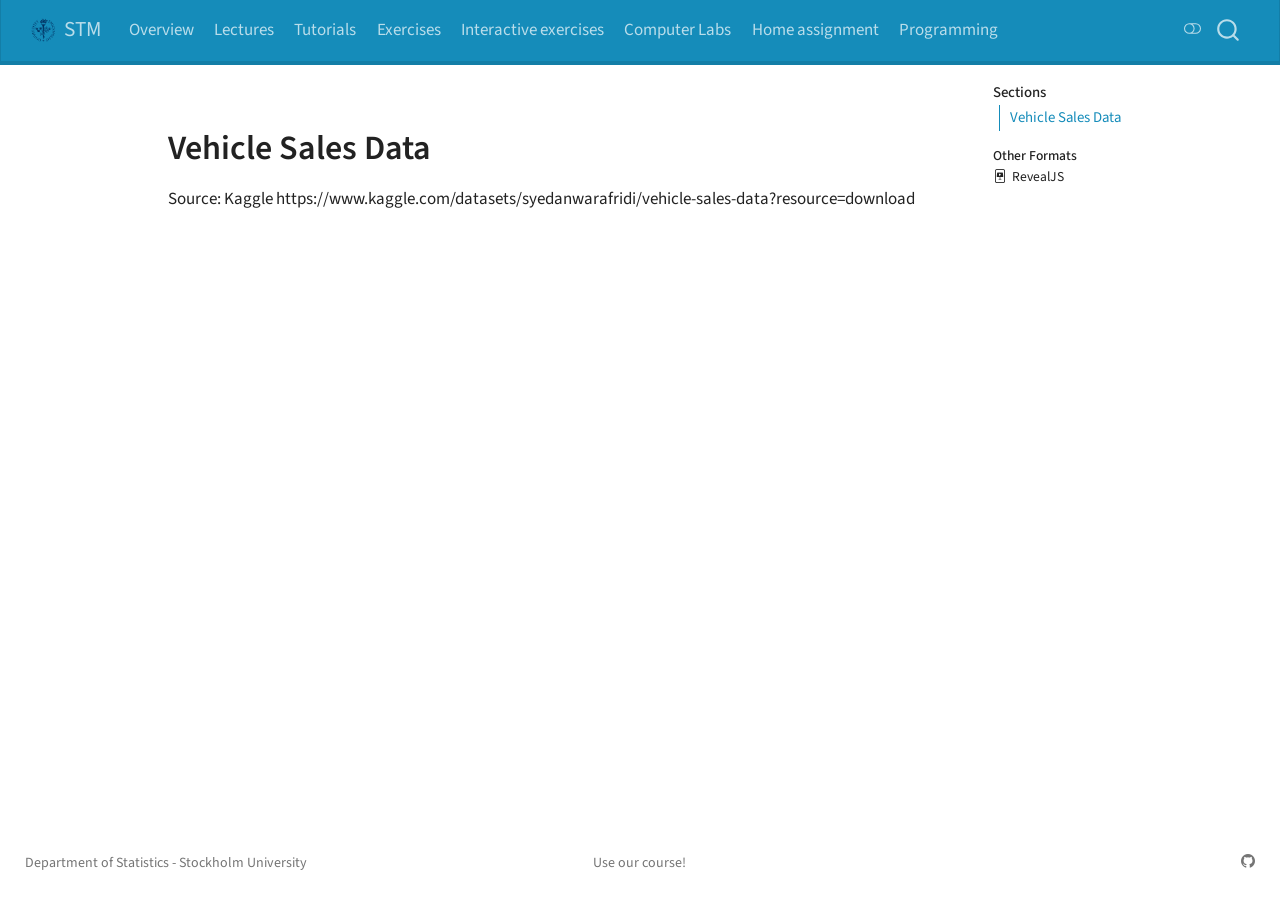
<file: docs/data/car_prices.html>
<!DOCTYPE html>
<html xmlns="http://www.w3.org/1999/xhtml" lang="en" xml:lang="en"><head>

<meta charset="utf-8">
<meta name="generator" content="quarto-1.6.40">

<meta name="viewport" content="width=device-width, initial-scale=1.0, user-scalable=yes">


<title>car_prices – STM</title>
<style>
code{white-space: pre-wrap;}
span.smallcaps{font-variant: small-caps;}
div.columns{display: flex; gap: min(4vw, 1.5em);}
div.column{flex: auto; overflow-x: auto;}
div.hanging-indent{margin-left: 1.5em; text-indent: -1.5em;}
ul.task-list{list-style: none;}
ul.task-list li input[type="checkbox"] {
  width: 0.8em;
  margin: 0 0.8em 0.2em -1em; /* quarto-specific, see https://github.com/quarto-dev/quarto-cli/issues/4556 */ 
  vertical-align: middle;
}
</style>


<script src="../site_libs/quarto-nav/quarto-nav.js"></script>
<script src="../site_libs/quarto-nav/headroom.min.js"></script>
<script src="../site_libs/clipboard/clipboard.min.js"></script>
<script src="../site_libs/quarto-search/autocomplete.umd.js"></script>
<script src="../site_libs/quarto-search/fuse.min.js"></script>
<script src="../site_libs/quarto-search/quarto-search.js"></script>
<meta name="quarto:offset" content="../">
<link href="..//misc/favicons/favicon.ico" rel="icon">
<script src="../site_libs/quarto-html/quarto.js"></script>
<script src="../site_libs/quarto-html/popper.min.js"></script>
<script src="../site_libs/quarto-html/tippy.umd.min.js"></script>
<script src="../site_libs/quarto-html/anchor.min.js"></script>
<link href="../site_libs/quarto-html/tippy.css" rel="stylesheet">
<link href="../site_libs/quarto-html/quarto-syntax-highlighting-549806ee2085284f45b00abea8c6df48.css" rel="stylesheet" class="quarto-color-scheme" id="quarto-text-highlighting-styles">
<link href="../site_libs/quarto-html/quarto-syntax-highlighting-dark-8ea72dc5fed832574809a9c94082fbbb.css" rel="prefetch" class="quarto-color-scheme quarto-color-alternate" id="quarto-text-highlighting-styles">
<script src="../site_libs/bootstrap/bootstrap.min.js"></script>
<link href="../site_libs/bootstrap/bootstrap-icons.css" rel="stylesheet">
<link href="../site_libs/bootstrap/bootstrap-fc3cd45728d25fc1a494926d8a114a58.min.css" rel="stylesheet" append-hash="true" class="quarto-color-scheme" id="quarto-bootstrap" data-mode="light">
<link href="../site_libs/bootstrap/bootstrap-dark-e566e7d53b7ab26a57d70dd27f9c6c6b.min.css" rel="prefetch" append-hash="true" class="quarto-color-scheme quarto-color-alternate" id="quarto-bootstrap" data-mode="dark">
<script id="quarto-search-options" type="application/json">{
  "location": "navbar",
  "copy-button": false,
  "collapse-after": 3,
  "panel-placement": "end",
  "type": "overlay",
  "limit": 50,
  "keyboard-shortcut": [
    "f",
    "/",
    "s"
  ],
  "show-item-context": false,
  "language": {
    "search-no-results-text": "No results",
    "search-matching-documents-text": "matching documents",
    "search-copy-link-title": "Copy link to search",
    "search-hide-matches-text": "Hide additional matches",
    "search-more-match-text": "more match in this document",
    "search-more-matches-text": "more matches in this document",
    "search-clear-button-title": "Clear",
    "search-text-placeholder": "",
    "search-detached-cancel-button-title": "Cancel",
    "search-submit-button-title": "Submit",
    "search-label": "Search"
  }
}</script>


<link rel="stylesheet" href="../styles.css">
</head>

<body class="nav-fixed">

<div id="quarto-search-results"></div>
  <header id="quarto-header" class="headroom fixed-top">
    <nav class="navbar navbar-expand-lg " data-bs-theme="dark">
      <div class="navbar-container container-fluid">
      <div class="navbar-brand-container mx-auto">
    <a href="../index.html" class="navbar-brand navbar-brand-logo">
    <img src="../misc/SU_logo_small.png" alt="" class="navbar-logo">
    </a>
    <a class="navbar-brand" href="../index.html">
    <span class="navbar-title">STM</span>
    </a>
  </div>
            <div id="quarto-search" class="" title="Search"></div>
          <button class="navbar-toggler" type="button" data-bs-toggle="collapse" data-bs-target="#navbarCollapse" aria-controls="navbarCollapse" role="menu" aria-expanded="false" aria-label="Toggle navigation" onclick="if (window.quartoToggleHeadroom) { window.quartoToggleHeadroom(); }">
  <span class="navbar-toggler-icon"></span>
</button>
          <div class="collapse navbar-collapse" id="navbarCollapse">
            <ul class="navbar-nav navbar-nav-scroll me-auto">
  <li class="nav-item">
    <a class="nav-link" href="../index.html"> 
<span class="menu-text">Overview</span></a>
  </li>  
  <li class="nav-item">
    <a class="nav-link" href="../lectures.html"> 
<span class="menu-text">Lectures</span></a>
  </li>  
  <li class="nav-item">
    <a class="nav-link" href="../tutorials.html"> 
<span class="menu-text">Tutorials</span></a>
  </li>  
  <li class="nav-item">
    <a class="nav-link" href="../exercises.html"> 
<span class="menu-text">Exercises</span></a>
  </li>  
  <li class="nav-item">
    <a class="nav-link" href="../interactive_exercises.html"> 
<span class="menu-text">Interactive exercises</span></a>
  </li>  
  <li class="nav-item">
    <a class="nav-link" href="../computerlabs.html"> 
<span class="menu-text">Computer Labs</span></a>
  </li>  
  <li class="nav-item">
    <a class="nav-link" href="../homeassignment.html"> 
<span class="menu-text">Home assignment</span></a>
  </li>  
  <li class="nav-item">
    <a class="nav-link" href="../coding.html"> 
<span class="menu-text">Programming</span></a>
  </li>  
</ul>
          </div> <!-- /navcollapse -->
            <div class="quarto-navbar-tools">
  <a href="" class="quarto-color-scheme-toggle quarto-navigation-tool  px-1" onclick="window.quartoToggleColorScheme(); return false;" title="Toggle dark mode"><i class="bi"></i></a>
</div>
      </div> <!-- /container-fluid -->
    </nav>
</header>
<!-- content -->
<div id="quarto-content" class="quarto-container page-columns page-rows-contents page-layout-article page-navbar">
<!-- sidebar -->
<!-- margin-sidebar -->
    <div id="quarto-margin-sidebar" class="sidebar margin-sidebar">
        <nav id="TOC" role="doc-toc" class="toc-active">
    <h2 id="toc-title">Sections</h2>
   
  <ul>
  <li><a href="#vehicle-sales-data" id="toc-vehicle-sales-data" class="nav-link active" data-scroll-target="#vehicle-sales-data">Vehicle Sales Data</a></li>
  </ul>
<div class="quarto-alternate-formats"><h2>Other Formats</h2><ul><li><a href="car_prices.html"><i class="bi bi-file-slides"></i>RevealJS</a></li></ul></div></nav>
    </div>
<!-- main -->
<main class="content" id="quarto-document-content"><header id="title-block-header" class="quarto-title-block"></header>




<section id="vehicle-sales-data" class="level1">
<h1>Vehicle Sales Data</h1>
<p>Source: Kaggle https://www.kaggle.com/datasets/syedanwarafridi/vehicle-sales-data?resource=download</p>


</section>

</main> <!-- /main -->
<script id="quarto-html-after-body" type="application/javascript">
window.document.addEventListener("DOMContentLoaded", function (event) {
  const toggleBodyColorMode = (bsSheetEl) => {
    const mode = bsSheetEl.getAttribute("data-mode");
    const bodyEl = window.document.querySelector("body");
    if (mode === "dark") {
      bodyEl.classList.add("quarto-dark");
      bodyEl.classList.remove("quarto-light");
    } else {
      bodyEl.classList.add("quarto-light");
      bodyEl.classList.remove("quarto-dark");
    }
  }
  const toggleBodyColorPrimary = () => {
    const bsSheetEl = window.document.querySelector("link#quarto-bootstrap");
    if (bsSheetEl) {
      toggleBodyColorMode(bsSheetEl);
    }
  }
  toggleBodyColorPrimary();  
  const disableStylesheet = (stylesheets) => {
    for (let i=0; i < stylesheets.length; i++) {
      const stylesheet = stylesheets[i];
      stylesheet.rel = 'prefetch';
    }
  }
  const enableStylesheet = (stylesheets) => {
    for (let i=0; i < stylesheets.length; i++) {
      const stylesheet = stylesheets[i];
      stylesheet.rel = 'stylesheet';
    }
  }
  const manageTransitions = (selector, allowTransitions) => {
    const els = window.document.querySelectorAll(selector);
    for (let i=0; i < els.length; i++) {
      const el = els[i];
      if (allowTransitions) {
        el.classList.remove('notransition');
      } else {
        el.classList.add('notransition');
      }
    }
  }
  const toggleGiscusIfUsed = (isAlternate, darkModeDefault) => {
    const baseTheme = document.querySelector('#giscus-base-theme')?.value ?? 'light';
    const alternateTheme = document.querySelector('#giscus-alt-theme')?.value ?? 'dark';
    let newTheme = '';
    if(darkModeDefault) {
      newTheme = isAlternate ? baseTheme : alternateTheme;
    } else {
      newTheme = isAlternate ? alternateTheme : baseTheme;
    }
    const changeGiscusTheme = () => {
      // From: https://github.com/giscus/giscus/issues/336
      const sendMessage = (message) => {
        const iframe = document.querySelector('iframe.giscus-frame');
        if (!iframe) return;
        iframe.contentWindow.postMessage({ giscus: message }, 'https://giscus.app');
      }
      sendMessage({
        setConfig: {
          theme: newTheme
        }
      });
    }
    const isGiscussLoaded = window.document.querySelector('iframe.giscus-frame') !== null;
    if (isGiscussLoaded) {
      changeGiscusTheme();
    }
  }
  const toggleColorMode = (alternate) => {
    // Switch the stylesheets
    const alternateStylesheets = window.document.querySelectorAll('link.quarto-color-scheme.quarto-color-alternate');
    manageTransitions('#quarto-margin-sidebar .nav-link', false);
    if (alternate) {
      enableStylesheet(alternateStylesheets);
      for (const sheetNode of alternateStylesheets) {
        if (sheetNode.id === "quarto-bootstrap") {
          toggleBodyColorMode(sheetNode);
        }
      }
    } else {
      disableStylesheet(alternateStylesheets);
      toggleBodyColorPrimary();
    }
    manageTransitions('#quarto-margin-sidebar .nav-link', true);
    // Switch the toggles
    const toggles = window.document.querySelectorAll('.quarto-color-scheme-toggle');
    for (let i=0; i < toggles.length; i++) {
      const toggle = toggles[i];
      if (toggle) {
        if (alternate) {
          toggle.classList.add("alternate");     
        } else {
          toggle.classList.remove("alternate");
        }
      }
    }
    // Hack to workaround the fact that safari doesn't
    // properly recolor the scrollbar when toggling (#1455)
    if (navigator.userAgent.indexOf('Safari') > 0 && navigator.userAgent.indexOf('Chrome') == -1) {
      manageTransitions("body", false);
      window.scrollTo(0, 1);
      setTimeout(() => {
        window.scrollTo(0, 0);
        manageTransitions("body", true);
      }, 40);  
    }
  }
  const isFileUrl = () => { 
    return window.location.protocol === 'file:';
  }
  const hasAlternateSentinel = () => {  
    let styleSentinel = getColorSchemeSentinel();
    if (styleSentinel !== null) {
      return styleSentinel === "alternate";
    } else {
      return false;
    }
  }
  const setStyleSentinel = (alternate) => {
    const value = alternate ? "alternate" : "default";
    if (!isFileUrl()) {
      window.localStorage.setItem("quarto-color-scheme", value);
    } else {
      localAlternateSentinel = value;
    }
  }
  const getColorSchemeSentinel = () => {
    if (!isFileUrl()) {
      const storageValue = window.localStorage.getItem("quarto-color-scheme");
      return storageValue != null ? storageValue : localAlternateSentinel;
    } else {
      return localAlternateSentinel;
    }
  }
  const darkModeDefault = false;
  let localAlternateSentinel = darkModeDefault ? 'alternate' : 'default';
  // Dark / light mode switch
  window.quartoToggleColorScheme = () => {
    // Read the current dark / light value 
    let toAlternate = !hasAlternateSentinel();
    toggleColorMode(toAlternate);
    setStyleSentinel(toAlternate);
    toggleGiscusIfUsed(toAlternate, darkModeDefault);
  };
  // Ensure there is a toggle, if there isn't float one in the top right
  if (window.document.querySelector('.quarto-color-scheme-toggle') === null) {
    const a = window.document.createElement('a');
    a.classList.add('top-right');
    a.classList.add('quarto-color-scheme-toggle');
    a.href = "";
    a.onclick = function() { try { window.quartoToggleColorScheme(); } catch {} return false; };
    const i = window.document.createElement("i");
    i.classList.add('bi');
    a.appendChild(i);
    window.document.body.appendChild(a);
  }
  // Switch to dark mode if need be
  if (hasAlternateSentinel()) {
    toggleColorMode(true);
  } else {
    toggleColorMode(false);
  }
  const icon = "";
  const anchorJS = new window.AnchorJS();
  anchorJS.options = {
    placement: 'right',
    icon: icon
  };
  anchorJS.add('.anchored');
  const isCodeAnnotation = (el) => {
    for (const clz of el.classList) {
      if (clz.startsWith('code-annotation-')) {                     
        return true;
      }
    }
    return false;
  }
  const onCopySuccess = function(e) {
    // button target
    const button = e.trigger;
    // don't keep focus
    button.blur();
    // flash "checked"
    button.classList.add('code-copy-button-checked');
    var currentTitle = button.getAttribute("title");
    button.setAttribute("title", "Copied!");
    let tooltip;
    if (window.bootstrap) {
      button.setAttribute("data-bs-toggle", "tooltip");
      button.setAttribute("data-bs-placement", "left");
      button.setAttribute("data-bs-title", "Copied!");
      tooltip = new bootstrap.Tooltip(button, 
        { trigger: "manual", 
          customClass: "code-copy-button-tooltip",
          offset: [0, -8]});
      tooltip.show();    
    }
    setTimeout(function() {
      if (tooltip) {
        tooltip.hide();
        button.removeAttribute("data-bs-title");
        button.removeAttribute("data-bs-toggle");
        button.removeAttribute("data-bs-placement");
      }
      button.setAttribute("title", currentTitle);
      button.classList.remove('code-copy-button-checked');
    }, 1000);
    // clear code selection
    e.clearSelection();
  }
  const getTextToCopy = function(trigger) {
      const codeEl = trigger.previousElementSibling.cloneNode(true);
      for (const childEl of codeEl.children) {
        if (isCodeAnnotation(childEl)) {
          childEl.remove();
        }
      }
      return codeEl.innerText;
  }
  const clipboard = new window.ClipboardJS('.code-copy-button:not([data-in-quarto-modal])', {
    text: getTextToCopy
  });
  clipboard.on('success', onCopySuccess);
  if (window.document.getElementById('quarto-embedded-source-code-modal')) {
    const clipboardModal = new window.ClipboardJS('.code-copy-button[data-in-quarto-modal]', {
      text: getTextToCopy,
      container: window.document.getElementById('quarto-embedded-source-code-modal')
    });
    clipboardModal.on('success', onCopySuccess);
  }
    var localhostRegex = new RegExp(/^(?:http|https):\/\/localhost\:?[0-9]*\//);
    var mailtoRegex = new RegExp(/^mailto:/);
      var filterRegex = new RegExp('/' + window.location.host + '/');
    var isInternal = (href) => {
        return filterRegex.test(href) || localhostRegex.test(href) || mailtoRegex.test(href);
    }
    // Inspect non-navigation links and adorn them if external
 	var links = window.document.querySelectorAll('a[href]:not(.nav-link):not(.navbar-brand):not(.toc-action):not(.sidebar-link):not(.sidebar-item-toggle):not(.pagination-link):not(.no-external):not([aria-hidden]):not(.dropdown-item):not(.quarto-navigation-tool):not(.about-link)');
    for (var i=0; i<links.length; i++) {
      const link = links[i];
      if (!isInternal(link.href)) {
        // undo the damage that might have been done by quarto-nav.js in the case of
        // links that we want to consider external
        if (link.dataset.originalHref !== undefined) {
          link.href = link.dataset.originalHref;
        }
      }
    }
  function tippyHover(el, contentFn, onTriggerFn, onUntriggerFn) {
    const config = {
      allowHTML: true,
      maxWidth: 500,
      delay: 100,
      arrow: false,
      appendTo: function(el) {
          return el.parentElement;
      },
      interactive: true,
      interactiveBorder: 10,
      theme: 'quarto',
      placement: 'bottom-start',
    };
    if (contentFn) {
      config.content = contentFn;
    }
    if (onTriggerFn) {
      config.onTrigger = onTriggerFn;
    }
    if (onUntriggerFn) {
      config.onUntrigger = onUntriggerFn;
    }
    window.tippy(el, config); 
  }
  const noterefs = window.document.querySelectorAll('a[role="doc-noteref"]');
  for (var i=0; i<noterefs.length; i++) {
    const ref = noterefs[i];
    tippyHover(ref, function() {
      // use id or data attribute instead here
      let href = ref.getAttribute('data-footnote-href') || ref.getAttribute('href');
      try { href = new URL(href).hash; } catch {}
      const id = href.replace(/^#\/?/, "");
      const note = window.document.getElementById(id);
      if (note) {
        return note.innerHTML;
      } else {
        return "";
      }
    });
  }
  const xrefs = window.document.querySelectorAll('a.quarto-xref');
  const processXRef = (id, note) => {
    // Strip column container classes
    const stripColumnClz = (el) => {
      el.classList.remove("page-full", "page-columns");
      if (el.children) {
        for (const child of el.children) {
          stripColumnClz(child);
        }
      }
    }
    stripColumnClz(note)
    if (id === null || id.startsWith('sec-')) {
      // Special case sections, only their first couple elements
      const container = document.createElement("div");
      if (note.children && note.children.length > 2) {
        container.appendChild(note.children[0].cloneNode(true));
        for (let i = 1; i < note.children.length; i++) {
          const child = note.children[i];
          if (child.tagName === "P" && child.innerText === "") {
            continue;
          } else {
            container.appendChild(child.cloneNode(true));
            break;
          }
        }
        if (window.Quarto?.typesetMath) {
          window.Quarto.typesetMath(container);
        }
        return container.innerHTML
      } else {
        if (window.Quarto?.typesetMath) {
          window.Quarto.typesetMath(note);
        }
        return note.innerHTML;
      }
    } else {
      // Remove any anchor links if they are present
      const anchorLink = note.querySelector('a.anchorjs-link');
      if (anchorLink) {
        anchorLink.remove();
      }
      if (window.Quarto?.typesetMath) {
        window.Quarto.typesetMath(note);
      }
      if (note.classList.contains("callout")) {
        return note.outerHTML;
      } else {
        return note.innerHTML;
      }
    }
  }
  for (var i=0; i<xrefs.length; i++) {
    const xref = xrefs[i];
    tippyHover(xref, undefined, function(instance) {
      instance.disable();
      let url = xref.getAttribute('href');
      let hash = undefined; 
      if (url.startsWith('#')) {
        hash = url;
      } else {
        try { hash = new URL(url).hash; } catch {}
      }
      if (hash) {
        const id = hash.replace(/^#\/?/, "");
        const note = window.document.getElementById(id);
        if (note !== null) {
          try {
            const html = processXRef(id, note.cloneNode(true));
            instance.setContent(html);
          } finally {
            instance.enable();
            instance.show();
          }
        } else {
          // See if we can fetch this
          fetch(url.split('#')[0])
          .then(res => res.text())
          .then(html => {
            const parser = new DOMParser();
            const htmlDoc = parser.parseFromString(html, "text/html");
            const note = htmlDoc.getElementById(id);
            if (note !== null) {
              const html = processXRef(id, note);
              instance.setContent(html);
            } 
          }).finally(() => {
            instance.enable();
            instance.show();
          });
        }
      } else {
        // See if we can fetch a full url (with no hash to target)
        // This is a special case and we should probably do some content thinning / targeting
        fetch(url)
        .then(res => res.text())
        .then(html => {
          const parser = new DOMParser();
          const htmlDoc = parser.parseFromString(html, "text/html");
          const note = htmlDoc.querySelector('main.content');
          if (note !== null) {
            // This should only happen for chapter cross references
            // (since there is no id in the URL)
            // remove the first header
            if (note.children.length > 0 && note.children[0].tagName === "HEADER") {
              note.children[0].remove();
            }
            const html = processXRef(null, note);
            instance.setContent(html);
          } 
        }).finally(() => {
          instance.enable();
          instance.show();
        });
      }
    }, function(instance) {
    });
  }
      let selectedAnnoteEl;
      const selectorForAnnotation = ( cell, annotation) => {
        let cellAttr = 'data-code-cell="' + cell + '"';
        let lineAttr = 'data-code-annotation="' +  annotation + '"';
        const selector = 'span[' + cellAttr + '][' + lineAttr + ']';
        return selector;
      }
      const selectCodeLines = (annoteEl) => {
        const doc = window.document;
        const targetCell = annoteEl.getAttribute("data-target-cell");
        const targetAnnotation = annoteEl.getAttribute("data-target-annotation");
        const annoteSpan = window.document.querySelector(selectorForAnnotation(targetCell, targetAnnotation));
        const lines = annoteSpan.getAttribute("data-code-lines").split(",");
        const lineIds = lines.map((line) => {
          return targetCell + "-" + line;
        })
        let top = null;
        let height = null;
        let parent = null;
        if (lineIds.length > 0) {
            //compute the position of the single el (top and bottom and make a div)
            const el = window.document.getElementById(lineIds[0]);
            top = el.offsetTop;
            height = el.offsetHeight;
            parent = el.parentElement.parentElement;
          if (lineIds.length > 1) {
            const lastEl = window.document.getElementById(lineIds[lineIds.length - 1]);
            const bottom = lastEl.offsetTop + lastEl.offsetHeight;
            height = bottom - top;
          }
          if (top !== null && height !== null && parent !== null) {
            // cook up a div (if necessary) and position it 
            let div = window.document.getElementById("code-annotation-line-highlight");
            if (div === null) {
              div = window.document.createElement("div");
              div.setAttribute("id", "code-annotation-line-highlight");
              div.style.position = 'absolute';
              parent.appendChild(div);
            }
            div.style.top = top - 2 + "px";
            div.style.height = height + 4 + "px";
            div.style.left = 0;
            let gutterDiv = window.document.getElementById("code-annotation-line-highlight-gutter");
            if (gutterDiv === null) {
              gutterDiv = window.document.createElement("div");
              gutterDiv.setAttribute("id", "code-annotation-line-highlight-gutter");
              gutterDiv.style.position = 'absolute';
              const codeCell = window.document.getElementById(targetCell);
              const gutter = codeCell.querySelector('.code-annotation-gutter');
              gutter.appendChild(gutterDiv);
            }
            gutterDiv.style.top = top - 2 + "px";
            gutterDiv.style.height = height + 4 + "px";
          }
          selectedAnnoteEl = annoteEl;
        }
      };
      const unselectCodeLines = () => {
        const elementsIds = ["code-annotation-line-highlight", "code-annotation-line-highlight-gutter"];
        elementsIds.forEach((elId) => {
          const div = window.document.getElementById(elId);
          if (div) {
            div.remove();
          }
        });
        selectedAnnoteEl = undefined;
      };
        // Handle positioning of the toggle
    window.addEventListener(
      "resize",
      throttle(() => {
        elRect = undefined;
        if (selectedAnnoteEl) {
          selectCodeLines(selectedAnnoteEl);
        }
      }, 10)
    );
    function throttle(fn, ms) {
    let throttle = false;
    let timer;
      return (...args) => {
        if(!throttle) { // first call gets through
            fn.apply(this, args);
            throttle = true;
        } else { // all the others get throttled
            if(timer) clearTimeout(timer); // cancel #2
            timer = setTimeout(() => {
              fn.apply(this, args);
              timer = throttle = false;
            }, ms);
        }
      };
    }
      // Attach click handler to the DT
      const annoteDls = window.document.querySelectorAll('dt[data-target-cell]');
      for (const annoteDlNode of annoteDls) {
        annoteDlNode.addEventListener('click', (event) => {
          const clickedEl = event.target;
          if (clickedEl !== selectedAnnoteEl) {
            unselectCodeLines();
            const activeEl = window.document.querySelector('dt[data-target-cell].code-annotation-active');
            if (activeEl) {
              activeEl.classList.remove('code-annotation-active');
            }
            selectCodeLines(clickedEl);
            clickedEl.classList.add('code-annotation-active');
          } else {
            // Unselect the line
            unselectCodeLines();
            clickedEl.classList.remove('code-annotation-active');
          }
        });
      }
  const findCites = (el) => {
    const parentEl = el.parentElement;
    if (parentEl) {
      const cites = parentEl.dataset.cites;
      if (cites) {
        return {
          el,
          cites: cites.split(' ')
        };
      } else {
        return findCites(el.parentElement)
      }
    } else {
      return undefined;
    }
  };
  var bibliorefs = window.document.querySelectorAll('a[role="doc-biblioref"]');
  for (var i=0; i<bibliorefs.length; i++) {
    const ref = bibliorefs[i];
    const citeInfo = findCites(ref);
    if (citeInfo) {
      tippyHover(citeInfo.el, function() {
        var popup = window.document.createElement('div');
        citeInfo.cites.forEach(function(cite) {
          var citeDiv = window.document.createElement('div');
          citeDiv.classList.add('hanging-indent');
          citeDiv.classList.add('csl-entry');
          var biblioDiv = window.document.getElementById('ref-' + cite);
          if (biblioDiv) {
            citeDiv.innerHTML = biblioDiv.innerHTML;
          }
          popup.appendChild(citeDiv);
        });
        return popup.innerHTML;
      });
    }
  }
});
</script>
</div> <!-- /content -->
<footer class="footer">
  <div class="nav-footer">
    <div class="nav-footer-left">
      <ul class="footer-items list-unstyled">
    <li class="nav-item">
    <a class="nav-link" href="https://www.su.se/statistiska-institutionen/">
<p>Department of Statistics - Stockholm University</p>
</a>
  </li>  
</ul>
    </div>   
    <div class="nav-footer-center">
      <ul class="footer-items list-unstyled">
    <li class="nav-item">
 Use our course!
  </li>  
</ul>
    </div>
    <div class="nav-footer-right">
      <ul class="footer-items list-unstyled">
    <li class="nav-item compact">
    <a class="nav-link" href="https://github.com/StatisticsSU/STM">
      <i class="bi bi-github" role="img" aria-label="Quarto GitHub">
</i> 
    </a>
  </li>  
</ul>
    </div>
  </div>
</footer>




</body></html>
</file>
<file: docs/site_libs/quarto-html/tippy.css>
.tippy-box[data-animation=fade][data-state=hidden]{opacity:0}[data-tippy-root]{max-width:calc(100vw - 10px)}.tippy-box{position:relative;background-color:#333;color:#fff;border-radius:4px;font-size:14px;line-height:1.4;white-space:normal;outline:0;transition-property:transform,visibility,opacity}.tippy-box[data-placement^=top]>.tippy-arrow{bottom:0}.tippy-box[data-placement^=top]>.tippy-arrow:before{bottom:-7px;left:0;border-width:8px 8px 0;border-top-color:initial;transform-origin:center top}.tippy-box[data-placement^=bottom]>.tippy-arrow{top:0}.tippy-box[data-placement^=bottom]>.tippy-arrow:before{top:-7px;left:0;border-width:0 8px 8px;border-bottom-color:initial;transform-origin:center bottom}.tippy-box[data-placement^=left]>.tippy-arrow{right:0}.tippy-box[data-placement^=left]>.tippy-arrow:before{border-width:8px 0 8px 8px;border-left-color:initial;right:-7px;transform-origin:center left}.tippy-box[data-placement^=right]>.tippy-arrow{left:0}.tippy-box[data-placement^=right]>.tippy-arrow:before{left:-7px;border-width:8px 8px 8px 0;border-right-color:initial;transform-origin:center right}.tippy-box[data-inertia][data-state=visible]{transition-timing-function:cubic-bezier(.54,1.5,.38,1.11)}.tippy-arrow{width:16px;height:16px;color:#333}.tippy-arrow:before{content:"";position:absolute;border-color:transparent;border-style:solid}.tippy-content{position:relative;padding:5px 9px;z-index:1}
</file>
<file: docs/site_libs/quarto-html/quarto-syntax-highlighting-64a204ab8560d761af7679ceaba22944.css>
/* quarto syntax highlight colors */
:root {
  --quarto-hl-ot-color: #003B4F;
  --quarto-hl-at-color: #657422;
  --quarto-hl-ss-color: #20794D;
  --quarto-hl-an-color: #5E5E5E;
  --quarto-hl-fu-color: #4758AB;
  --quarto-hl-st-color: #20794D;
  --quarto-hl-cf-color: #003B4F;
  --quarto-hl-op-color: #5E5E5E;
  --quarto-hl-er-color: #AD0000;
  --quarto-hl-bn-color: #AD0000;
  --quarto-hl-al-color: #AD0000;
  --quarto-hl-va-color: #111111;
  --quarto-hl-bu-color: inherit;
  --quarto-hl-ex-color: inherit;
  --quarto-hl-pp-color: #AD0000;
  --quarto-hl-in-color: #5E5E5E;
  --quarto-hl-vs-color: #20794D;
  --quarto-hl-wa-color: #5E5E5E;
  --quarto-hl-do-color: #5E5E5E;
  --quarto-hl-im-color: #00769E;
  --quarto-hl-ch-color: #20794D;
  --quarto-hl-dt-color: #AD0000;
  --quarto-hl-fl-color: #AD0000;
  --quarto-hl-co-color: #5E5E5E;
  --quarto-hl-cv-color: #5E5E5E;
  --quarto-hl-cn-color: #8f5902;
  --quarto-hl-sc-color: #5E5E5E;
  --quarto-hl-dv-color: #AD0000;
  --quarto-hl-kw-color: #003B4F;
}

/* other quarto variables */
:root {
  --quarto-font-monospace: SFMono-Regular, Menlo, Monaco, Consolas, "Liberation Mono", "Courier New", monospace;
}

/* syntax highlight based on Pandoc's rules */
pre > code.sourceCode > span {
  color: #003B4F;
}

code.sourceCode > span {
  color: #003B4F;
}

div.sourceCode,
div.sourceCode pre.sourceCode {
  color: #003B4F;
}

/* Normal */
code span {
  color: #003B4F;
}

/* Alert */
code span.al {
  color: #AD0000;
  font-style: inherit;
}

/* Annotation */
code span.an {
  color: #5E5E5E;
  font-style: inherit;
}

/* Attribute */
code span.at {
  color: #657422;
  font-style: inherit;
}

/* BaseN */
code span.bn {
  color: #AD0000;
  font-style: inherit;
}

/* BuiltIn */
code span.bu {
  font-style: inherit;
}

/* ControlFlow */
code span.cf {
  color: #003B4F;
  font-weight: bold;
  font-style: inherit;
}

/* Char */
code span.ch {
  color: #20794D;
  font-style: inherit;
}

/* Constant */
code span.cn {
  color: #8f5902;
  font-style: inherit;
}

/* Comment */
code span.co {
  color: #5E5E5E;
  font-style: inherit;
}

/* CommentVar */
code span.cv {
  color: #5E5E5E;
  font-style: italic;
}

/* Documentation */
code span.do {
  color: #5E5E5E;
  font-style: italic;
}

/* DataType */
code span.dt {
  color: #AD0000;
  font-style: inherit;
}

/* DecVal */
code span.dv {
  color: #AD0000;
  font-style: inherit;
}

/* Error */
code span.er {
  color: #AD0000;
  font-style: inherit;
}

/* Extension */
code span.ex {
  font-style: inherit;
}

/* Float */
code span.fl {
  color: #AD0000;
  font-style: inherit;
}

/* Function */
code span.fu {
  color: #4758AB;
  font-style: inherit;
}

/* Import */
code span.im {
  color: #00769E;
  font-style: inherit;
}

/* Information */
code span.in {
  color: #5E5E5E;
  font-style: inherit;
}

/* Keyword */
code span.kw {
  color: #003B4F;
  font-weight: bold;
  font-style: inherit;
}

/* Operator */
code span.op {
  color: #5E5E5E;
  font-style: inherit;
}

/* Other */
code span.ot {
  color: #003B4F;
  font-style: inherit;
}

/* Preprocessor */
code span.pp {
  color: #AD0000;
  font-style: inherit;
}

/* SpecialChar */
code span.sc {
  color: #5E5E5E;
  font-style: inherit;
}

/* SpecialString */
code span.ss {
  color: #20794D;
  font-style: inherit;
}

/* String */
code span.st {
  color: #20794D;
  font-style: inherit;
}

/* Variable */
code span.va {
  color: #111111;
  font-style: inherit;
}

/* VerbatimString */
code span.vs {
  color: #20794D;
  font-style: inherit;
}

/* Warning */
code span.wa {
  color: #5E5E5E;
  font-style: italic;
}

.prevent-inlining {
  content: "</";
}

/*# sourceMappingURL=9d8d5bb603a83b8298b89080a598c93b.css.map */
</file>
<file: docs/site_libs/quarto-html/quarto-syntax-highlighting-dark-b85bc7c33db8c58e0ec93c3465666fed.css>
/* quarto syntax highlight colors */
:root {
  --quarto-hl-al-color: #f07178;
  --quarto-hl-an-color: #d4d0ab;
  --quarto-hl-at-color: #00e0e0;
  --quarto-hl-bn-color: #d4d0ab;
  --quarto-hl-bu-color: #abe338;
  --quarto-hl-ch-color: #abe338;
  --quarto-hl-co-color: #f8f8f2;
  --quarto-hl-cv-color: #ffd700;
  --quarto-hl-cn-color: #ffd700;
  --quarto-hl-cf-color: #ffa07a;
  --quarto-hl-dt-color: #ffa07a;
  --quarto-hl-dv-color: #d4d0ab;
  --quarto-hl-do-color: #f8f8f2;
  --quarto-hl-er-color: #f07178;
  --quarto-hl-ex-color: #00e0e0;
  --quarto-hl-fl-color: #d4d0ab;
  --quarto-hl-fu-color: #ffa07a;
  --quarto-hl-im-color: #abe338;
  --quarto-hl-in-color: #d4d0ab;
  --quarto-hl-kw-color: #ffa07a;
  --quarto-hl-op-color: #ffa07a;
  --quarto-hl-ot-color: #00e0e0;
  --quarto-hl-pp-color: #dcc6e0;
  --quarto-hl-re-color: #00e0e0;
  --quarto-hl-sc-color: #abe338;
  --quarto-hl-ss-color: #abe338;
  --quarto-hl-st-color: #abe338;
  --quarto-hl-va-color: #00e0e0;
  --quarto-hl-vs-color: #abe338;
  --quarto-hl-wa-color: #dcc6e0;
}

/* other quarto variables */
:root {
  --quarto-font-monospace: SFMono-Regular, Menlo, Monaco, Consolas, "Liberation Mono", "Courier New", monospace;
}

/* syntax highlight based on Pandoc's rules */
pre > code.sourceCode > span {
  color: #f8f8f2;
}

code.sourceCode > span {
  color: #f8f8f2;
}

div.sourceCode,
div.sourceCode pre.sourceCode {
  color: #f8f8f2;
}

/* Normal */
code span {
  color: #f8f8f2;
}

/* Alert */
code span.al {
  color: #f07178;
}

/* Annotation */
code span.an {
  color: #d4d0ab;
}

/* Attribute */
code span.at {
  color: #00e0e0;
}

/* BaseN */
code span.bn {
  color: #d4d0ab;
}

/* BuiltIn */
code span.bu {
  color: #abe338;
}

/* ControlFlow */
code span.cf {
  font-weight: bold;
  color: #ffa07a;
}

/* Char */
code span.ch {
  color: #abe338;
}

/* Constant */
code span.cn {
  color: #ffd700;
}

/* Comment */
code span.co {
  font-style: italic;
  color: #f8f8f2;
}

/* CommentVar */
code span.cv {
  color: #ffd700;
}

/* Documentation */
code span.do {
  color: #f8f8f2;
}

/* DataType */
code span.dt {
  color: #ffa07a;
}

/* DecVal */
code span.dv {
  color: #d4d0ab;
}

/* Error */
code span.er {
  color: #f07178;
  text-decoration: underline;
}

/* Extension */
code span.ex {
  font-weight: bold;
  color: #00e0e0;
}

/* Float */
code span.fl {
  color: #d4d0ab;
}

/* Function */
code span.fu {
  color: #ffa07a;
}

/* Import */
code span.im {
  color: #abe338;
}

/* Information */
code span.in {
  color: #d4d0ab;
}

/* Keyword */
code span.kw {
  font-weight: bold;
  color: #ffa07a;
}

/* Operator */
code span.op {
  color: #ffa07a;
}

/* Other */
code span.ot {
  color: #00e0e0;
}

/* Preprocessor */
code span.pp {
  color: #dcc6e0;
}

/* RegionMarker */
code span.re {
  background-color: #f8f8f2;
  color: #00e0e0;
}

/* SpecialChar */
code span.sc {
  color: #abe338;
}

/* SpecialString */
code span.ss {
  color: #abe338;
}

/* String */
code span.st {
  color: #abe338;
}

/* Variable */
code span.va {
  color: #00e0e0;
}

/* VerbatimString */
code span.vs {
  color: #abe338;
}

/* Warning */
code span.wa {
  color: #dcc6e0;
}

.prevent-inlining {
  content: "</";
}

/*# sourceMappingURL=4ed8f1090dec6531da29ab00902aa718.css.map */
</file>
<file: docs/styles.css>
/* css styles */
</file>
<file: docs/site_libs/quarto-html/quarto-syntax-highlighting-549806ee2085284f45b00abea8c6df48.css>
/* quarto syntax highlight colors */
:root {
  --quarto-hl-ot-color: #003B4F;
  --quarto-hl-at-color: #657422;
  --quarto-hl-ss-color: #20794D;
  --quarto-hl-an-color: #5E5E5E;
  --quarto-hl-fu-color: #4758AB;
  --quarto-hl-st-color: #20794D;
  --quarto-hl-cf-color: #003B4F;
  --quarto-hl-op-color: #5E5E5E;
  --quarto-hl-er-color: #AD0000;
  --quarto-hl-bn-color: #AD0000;
  --quarto-hl-al-color: #AD0000;
  --quarto-hl-va-color: #111111;
  --quarto-hl-bu-color: inherit;
  --quarto-hl-ex-color: inherit;
  --quarto-hl-pp-color: #AD0000;
  --quarto-hl-in-color: #5E5E5E;
  --quarto-hl-vs-color: #20794D;
  --quarto-hl-wa-color: #5E5E5E;
  --quarto-hl-do-color: #5E5E5E;
  --quarto-hl-im-color: #00769E;
  --quarto-hl-ch-color: #20794D;
  --quarto-hl-dt-color: #AD0000;
  --quarto-hl-fl-color: #AD0000;
  --quarto-hl-co-color: #5E5E5E;
  --quarto-hl-cv-color: #5E5E5E;
  --quarto-hl-cn-color: #8f5902;
  --quarto-hl-sc-color: #5E5E5E;
  --quarto-hl-dv-color: #AD0000;
  --quarto-hl-kw-color: #003B4F;
}

/* other quarto variables */
:root {
  --quarto-font-monospace: SFMono-Regular, Menlo, Monaco, Consolas, "Liberation Mono", "Courier New", monospace;
}

pre > code.sourceCode > span {
  color: #003B4F;
}

code span {
  color: #003B4F;
}

code.sourceCode > span {
  color: #003B4F;
}

div.sourceCode,
div.sourceCode pre.sourceCode {
  color: #003B4F;
}

code span.ot {
  color: #003B4F;
  font-style: inherit;
}

code span.at {
  color: #657422;
  font-style: inherit;
}

code span.ss {
  color: #20794D;
  font-style: inherit;
}

code span.an {
  color: #5E5E5E;
  font-style: inherit;
}

code span.fu {
  color: #4758AB;
  font-style: inherit;
}

code span.st {
  color: #20794D;
  font-style: inherit;
}

code span.cf {
  color: #003B4F;
  font-weight: bold;
  font-style: inherit;
}

code span.op {
  color: #5E5E5E;
  font-style: inherit;
}

code span.er {
  color: #AD0000;
  font-style: inherit;
}

code span.bn {
  color: #AD0000;
  font-style: inherit;
}

code span.al {
  color: #AD0000;
  font-style: inherit;
}

code span.va {
  color: #111111;
  font-style: inherit;
}

code span.bu {
  font-style: inherit;
}

code span.ex {
  font-style: inherit;
}

code span.pp {
  color: #AD0000;
  font-style: inherit;
}

code span.in {
  color: #5E5E5E;
  font-style: inherit;
}

code span.vs {
  color: #20794D;
  font-style: inherit;
}

code span.wa {
  color: #5E5E5E;
  font-style: italic;
}

code span.do {
  color: #5E5E5E;
  font-style: italic;
}

code span.im {
  color: #00769E;
  font-style: inherit;
}

code span.ch {
  color: #20794D;
  font-style: inherit;
}

code span.dt {
  color: #AD0000;
  font-style: inherit;
}

code span.fl {
  color: #AD0000;
  font-style: inherit;
}

code span.co {
  color: #5E5E5E;
  font-style: inherit;
}

code span.cv {
  color: #5E5E5E;
  font-style: italic;
}

code span.cn {
  color: #8f5902;
  font-style: inherit;
}

code span.sc {
  color: #5E5E5E;
  font-style: inherit;
}

code span.dv {
  color: #AD0000;
  font-style: inherit;
}

code span.kw {
  color: #003B4F;
  font-weight: bold;
  font-style: inherit;
}

.prevent-inlining {
  content: "</";
}

/*# sourceMappingURL=ae99138f4fbc2fb4c9f5e5cd69c22459.css.map */
</file>
<file: docs/site_libs/quarto-html/quarto-syntax-highlighting-dark-8ea72dc5fed832574809a9c94082fbbb.css>
/* quarto syntax highlight colors */
:root {
  --quarto-hl-al-color: #f07178;
  --quarto-hl-an-color: #d4d0ab;
  --quarto-hl-at-color: #00e0e0;
  --quarto-hl-bn-color: #d4d0ab;
  --quarto-hl-bu-color: #abe338;
  --quarto-hl-ch-color: #abe338;
  --quarto-hl-co-color: #f8f8f2;
  --quarto-hl-cv-color: #ffd700;
  --quarto-hl-cn-color: #ffd700;
  --quarto-hl-cf-color: #ffa07a;
  --quarto-hl-dt-color: #ffa07a;
  --quarto-hl-dv-color: #d4d0ab;
  --quarto-hl-do-color: #f8f8f2;
  --quarto-hl-er-color: #f07178;
  --quarto-hl-ex-color: #00e0e0;
  --quarto-hl-fl-color: #d4d0ab;
  --quarto-hl-fu-color: #ffa07a;
  --quarto-hl-im-color: #abe338;
  --quarto-hl-in-color: #d4d0ab;
  --quarto-hl-kw-color: #ffa07a;
  --quarto-hl-op-color: #ffa07a;
  --quarto-hl-ot-color: #00e0e0;
  --quarto-hl-pp-color: #dcc6e0;
  --quarto-hl-re-color: #00e0e0;
  --quarto-hl-sc-color: #abe338;
  --quarto-hl-ss-color: #abe338;
  --quarto-hl-st-color: #abe338;
  --quarto-hl-va-color: #00e0e0;
  --quarto-hl-vs-color: #abe338;
  --quarto-hl-wa-color: #dcc6e0;
}

/* other quarto variables */
:root {
  --quarto-font-monospace: SFMono-Regular, Menlo, Monaco, Consolas, "Liberation Mono", "Courier New", monospace;
}

code span.al {
  background-color: #2a0f15;
  font-weight: bold;
  color: #f07178;
}

code span.an {
  color: #d4d0ab;
}

code span.at {
  color: #00e0e0;
}

code span.bn {
  color: #d4d0ab;
}

code span.bu {
  color: #abe338;
}

code span.ch {
  color: #abe338;
}

code span.co {
  font-style: italic;
  color: #f8f8f2;
}

code span.cv {
  color: #ffd700;
}

code span.cn {
  color: #ffd700;
}

code span.cf {
  font-weight: bold;
  color: #ffa07a;
}

code span.dt {
  color: #ffa07a;
}

code span.dv {
  color: #d4d0ab;
}

code span.do {
  color: #f8f8f2;
}

code span.er {
  color: #f07178;
  text-decoration: underline;
}

code span.ex {
  font-weight: bold;
  color: #00e0e0;
}

code span.fl {
  color: #d4d0ab;
}

code span.fu {
  color: #ffa07a;
}

code span.im {
  color: #abe338;
}

code span.in {
  color: #d4d0ab;
}

code span.kw {
  font-weight: bold;
  color: #ffa07a;
}

pre > code.sourceCode > span {
  color: #f8f8f2;
}

code span {
  color: #f8f8f2;
}

code.sourceCode > span {
  color: #f8f8f2;
}

div.sourceCode,
div.sourceCode pre.sourceCode {
  color: #f8f8f2;
}

code span.op {
  color: #ffa07a;
}

code span.ot {
  color: #00e0e0;
}

code span.pp {
  color: #dcc6e0;
}

code span.re {
  background-color: #f8f8f2;
  color: #00e0e0;
}

code span.sc {
  color: #abe338;
}

code span.ss {
  color: #abe338;
}

code span.st {
  color: #abe338;
}

code span.va {
  color: #00e0e0;
}

code span.vs {
  color: #abe338;
}

code span.wa {
  color: #dcc6e0;
}

.prevent-inlining {
  content: "</";
}

/*# sourceMappingURL=74548907a2aa49896d8738a3cf5e8124.css.map */
</file>
